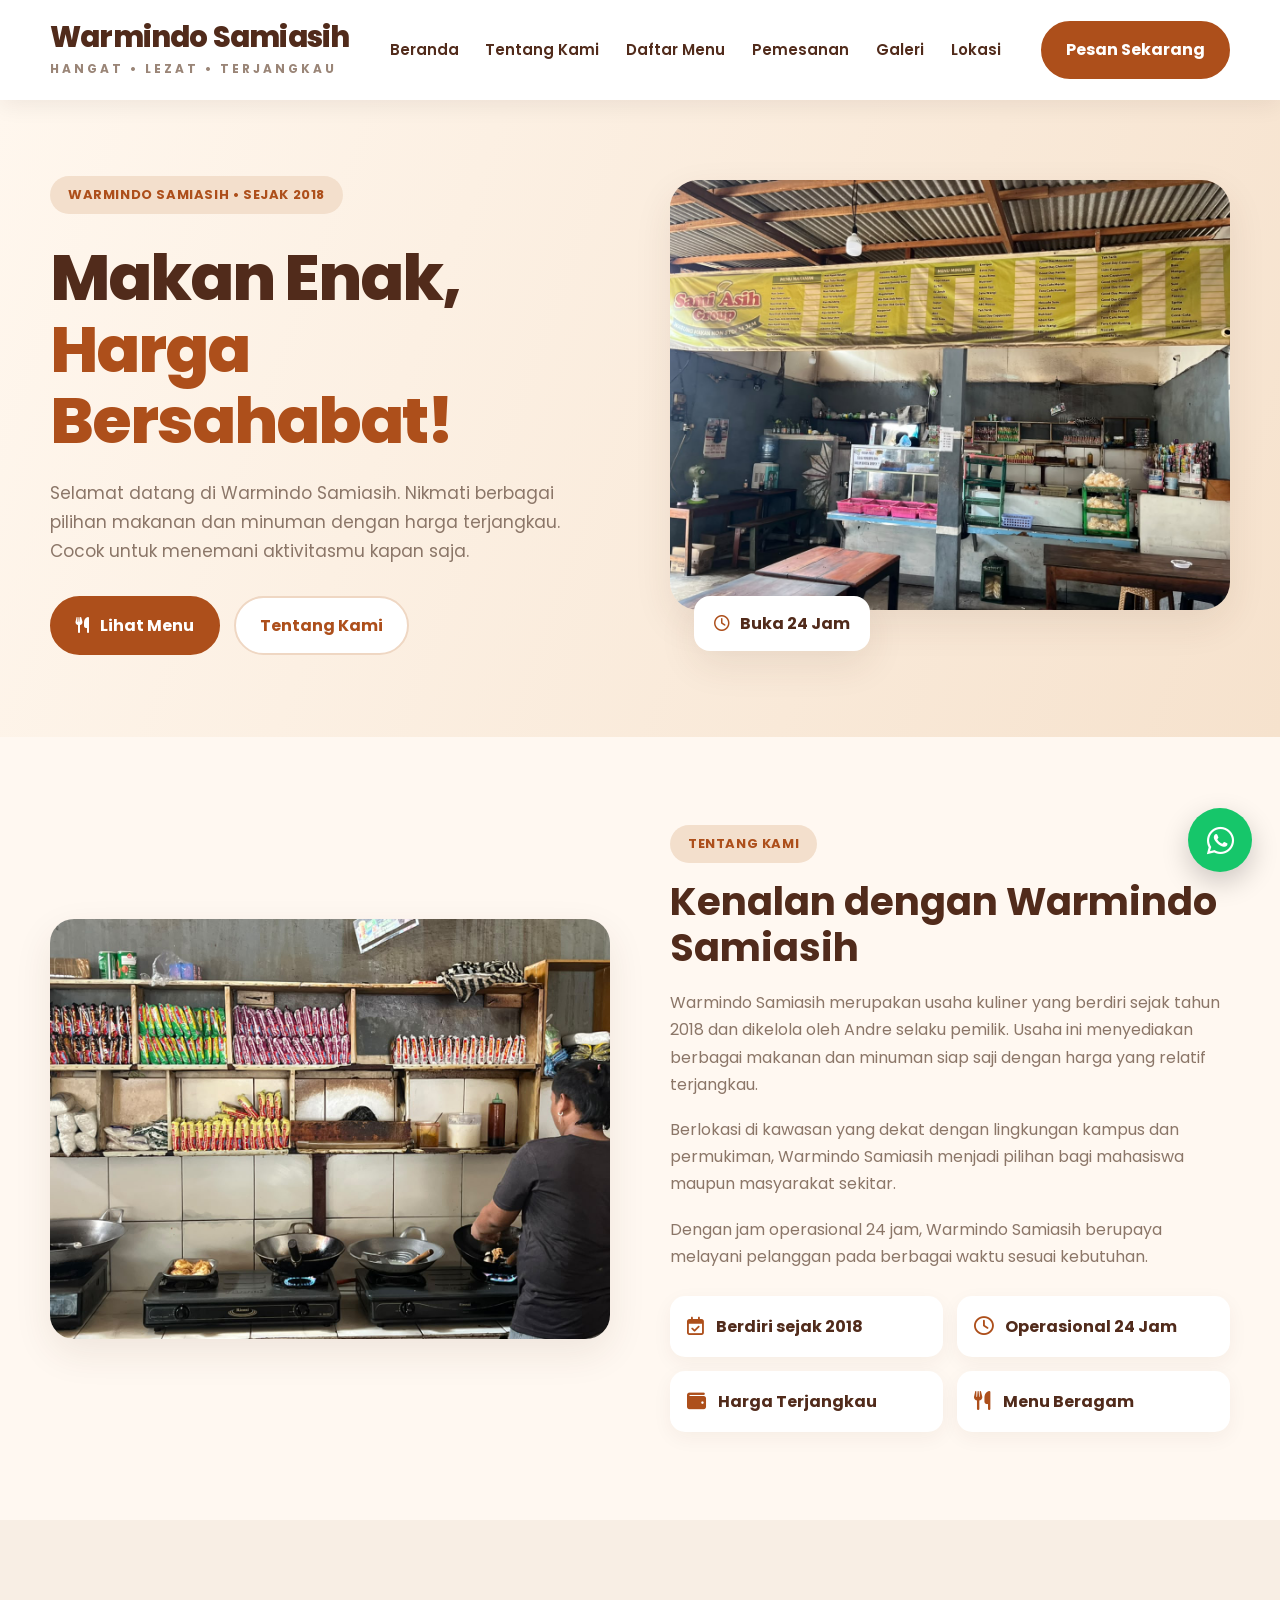
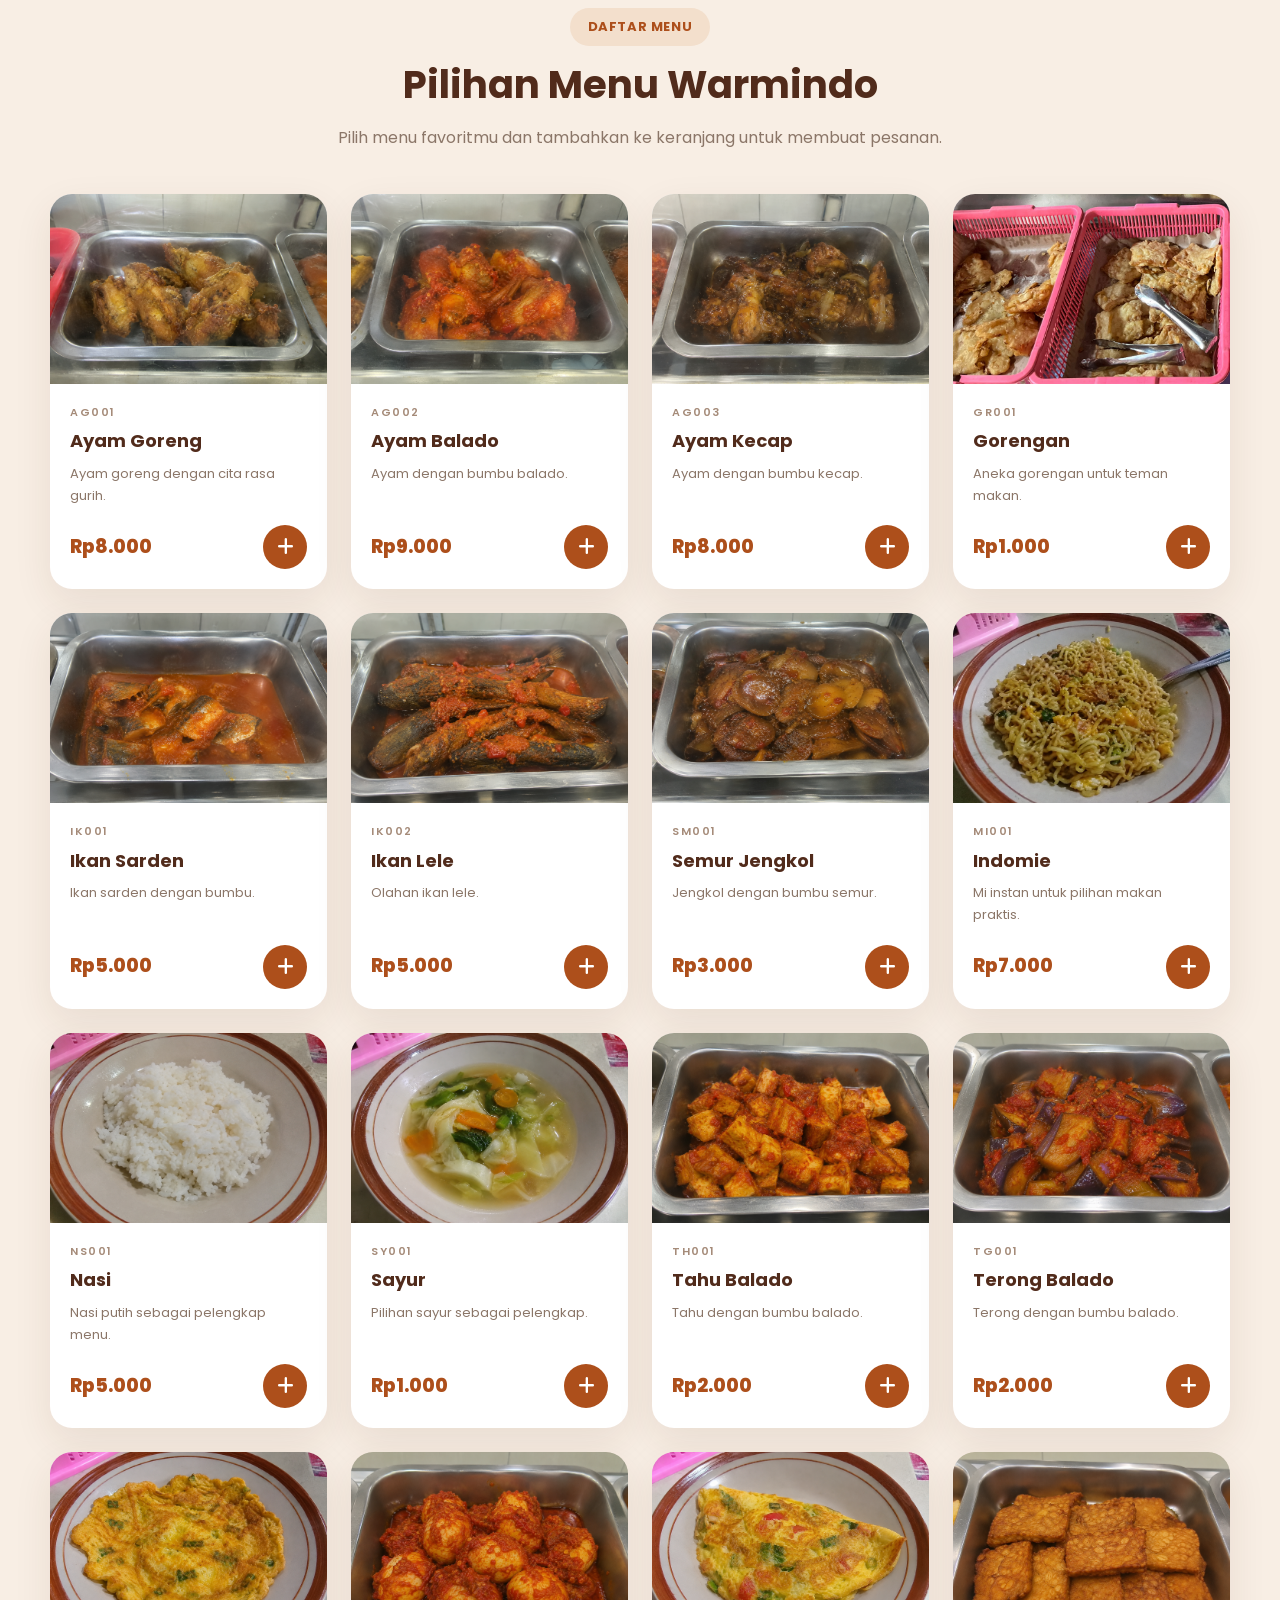
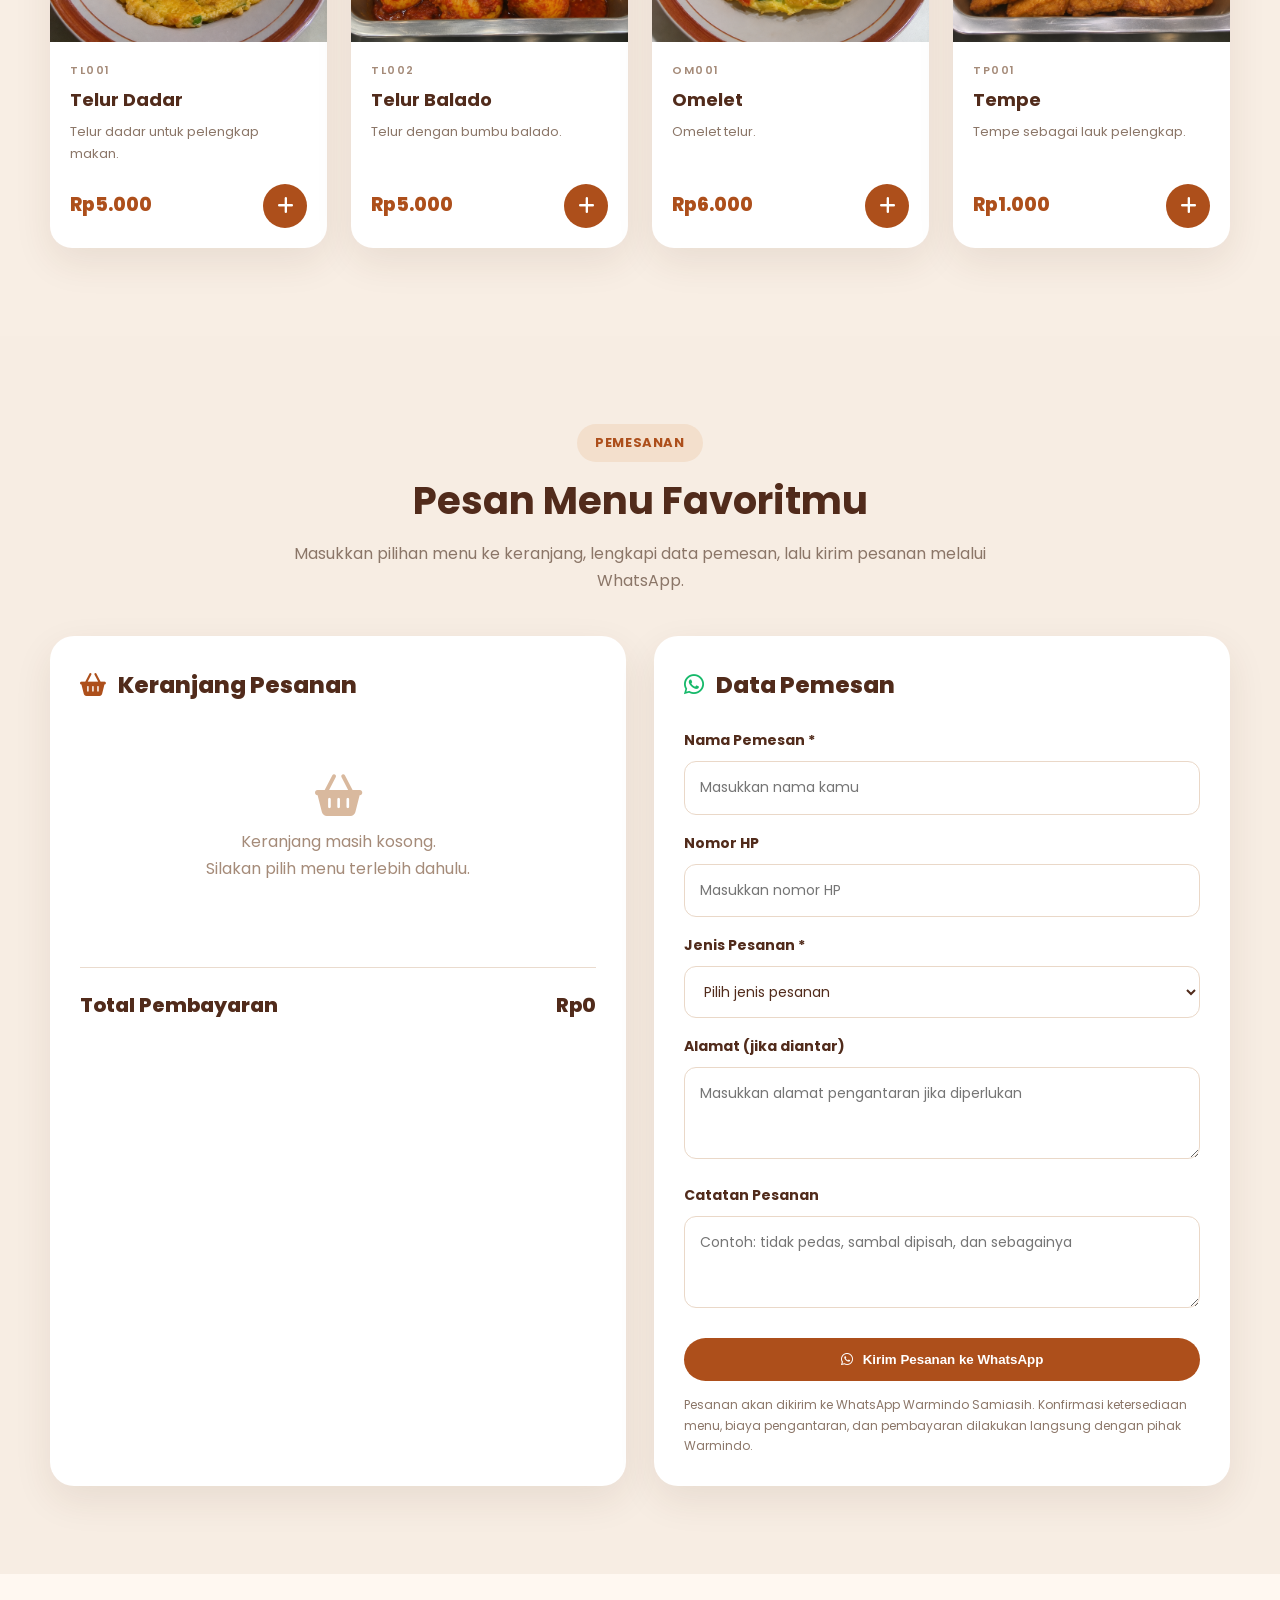
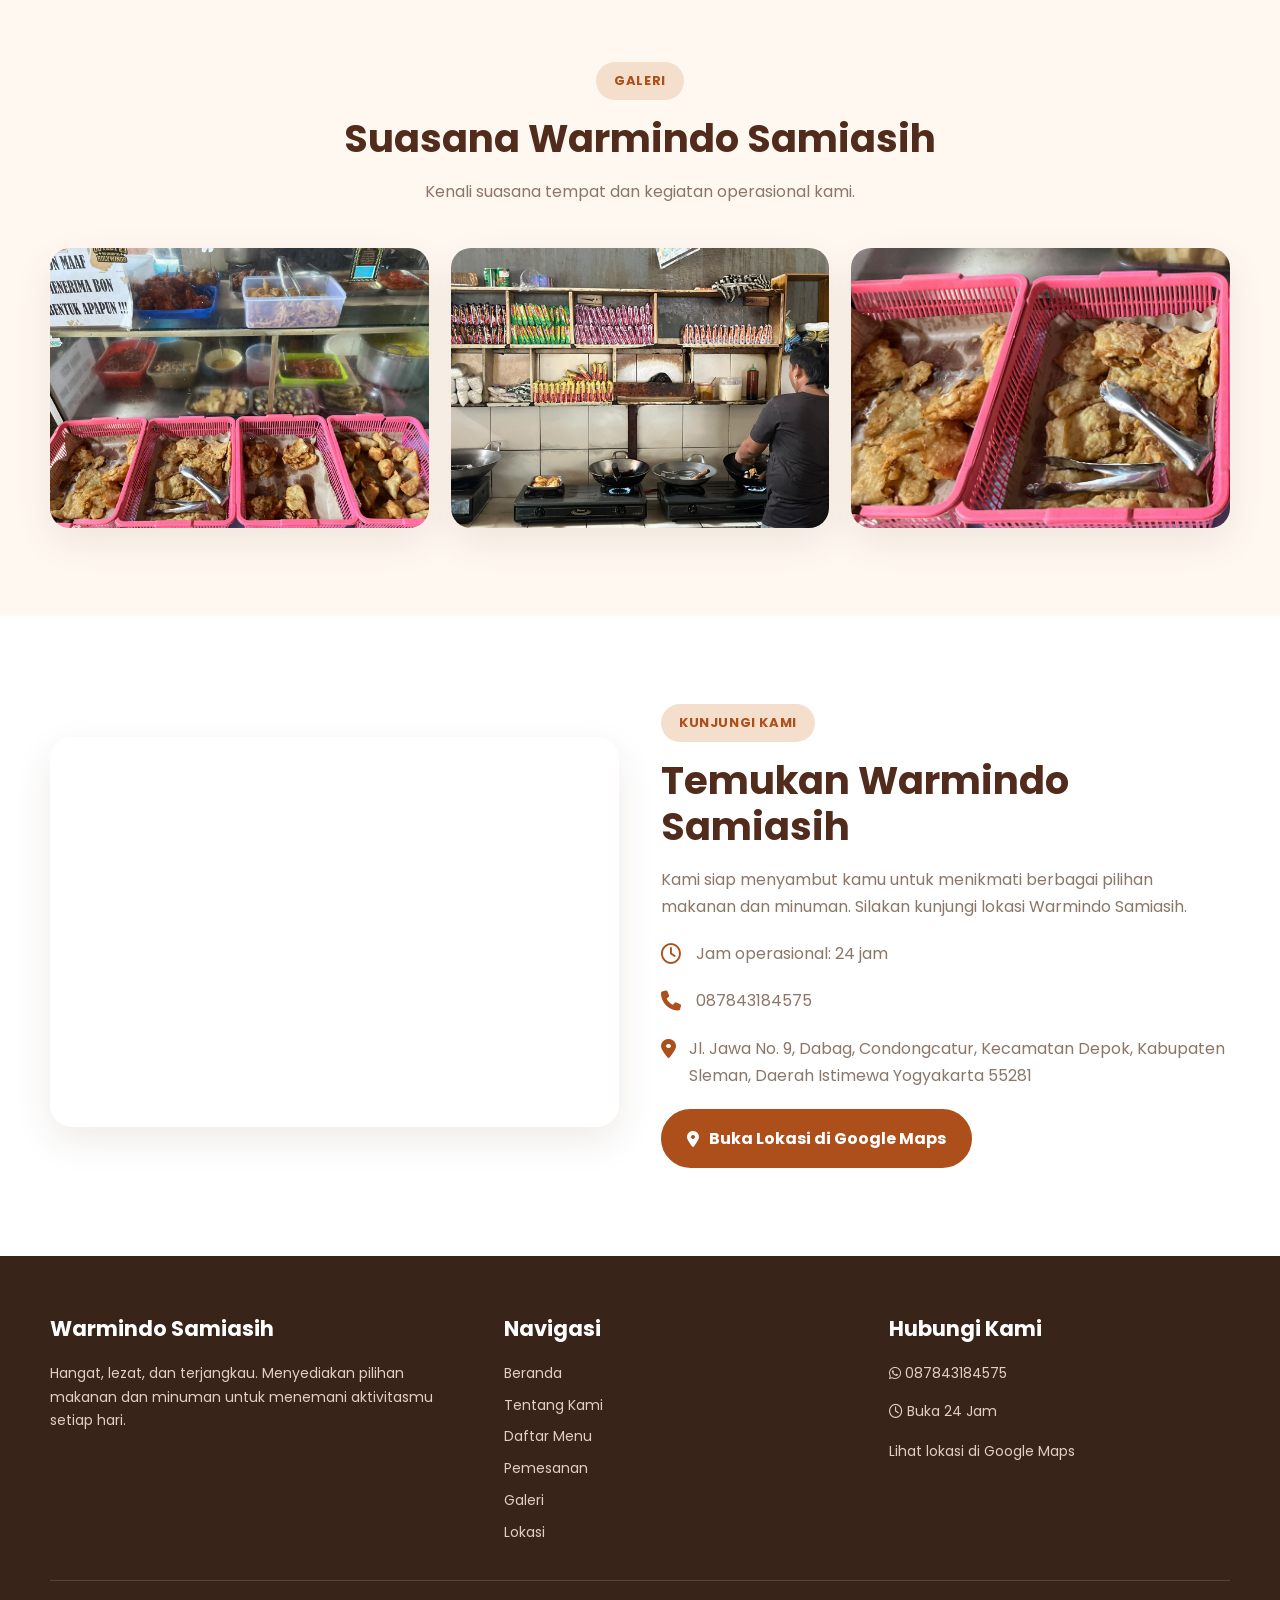
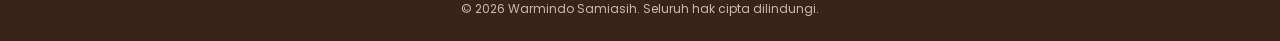
<file: index.html>
<!DOCTYPE html>
<html lang="id">
<head>
<meta charset="UTF-8">
<meta name="viewport" content="width=device-width, initial-scale=1.0">
<title>Warmindo Samiasih | Makan Enak, Harga Bersahabat</title>
<meta name="description" content="Warmindo Samiasih menyediakan aneka makanan dan minuman dengan harga terjangkau. Buka 24 jam.">

<link rel="preconnect" href="https://fonts.googleapis.com">
<link rel="preconnect" href="https://fonts.gstatic.com" crossorigin>
<link href="https://fonts.googleapis.com/css2?family=Poppins:wght@400;500;600;700;800&display=swap" rel="stylesheet">
<link rel="stylesheet" href="https://cdnjs.cloudflare.com/ajax/libs/font-awesome/6.5.2/css/all.min.css">

<style>
:root {
  --brown: #512b1b;
  --orange: #ad4f1b;
  --cream: #fff8f1;
  --soft: #f7eadc;
  --muted: #8b7668;
  --white: #fff;
  --shadow: 0 14px 38px rgba(73,42,23,.09);
}

* {
  box-sizing: border-box;
}

html {
  scroll-behavior: smooth;
  scroll-padding-top: 100px;
}

body {
  margin: 0;
  font-family: 'Poppins', sans-serif;
  color: var(--brown);
  background: var(--cream);
  line-height: 1.7;
}

a {
  text-decoration: none;
  color: inherit;
}

img {
  display: block;
  max-width: 100%;
}

.container {
  width: min(1180px, calc(100% - 48px));
  margin: auto;
}

.section {
  padding: 88px 0;
}

.section-head {
  text-align: center;
  max-width: 720px;
  margin: 0 auto 42px;
}

.eyebrow {
  display: inline-block;
  padding: 8px 18px;
  border-radius: 30px;
  background: #f3dfcc;
  color: var(--orange);
  font-size: 13px;
  font-weight: 700;
  letter-spacing: .6px;
}

h1, h2, h3, p {
  margin-top: 0;
}

h2 {
  font-size: clamp(28px, 3vw, 40px);
  line-height: 1.2;
  margin: 16px 0;
  color: var(--brown);
}

.section-head p,
.muted {
  color: var(--muted);
}

.btn {
  display: inline-flex;
  align-items: center;
  justify-content: center;
  gap: 10px;
  padding: 14px 24px;
  border-radius: 999px;
  background: var(--orange);
  color: #fff;
  font-weight: 700;
  border: 2px solid var(--orange);
  transition: .2s;
  cursor: pointer;
}

.btn:hover {
  background: var(--brown);
  border-color: var(--brown);
  transform: translateY(-2px);
}

.btn-outline {
  background: #fff;
  color: var(--orange);
  border-color: #efd7c3;
}

.btn-outline:hover {
  color: #fff;
}

/* NAVBAR */

.navbar {
  height: 100px;
  background: #fff;
  display: flex;
  align-items: center;
  position: sticky;
  top: 0;
  z-index: 1000;
  box-shadow: 0 5px 22px rgba(40,20,10,.07);
}

.nav-inner {
  display: flex;
  align-items: center;
  justify-content: space-between;
  gap: 28px;
}

.brand {
  display: flex;
  flex-direction: column;
  min-width: 260px;
}

.brand-name {
  font-size: 29px;
  font-weight: 800;
  line-height: 1.15;
  letter-spacing: -.8px;
}

.brand-tag {
  font-size: 12px;
  font-weight: 700;
  letter-spacing: 3px;
  color: #9a8577;
  margin-top: 5px;
}

.nav-links {
  display: flex;
  align-items: center;
  justify-content: center;
  gap: clamp(15px, 2.1vw, 30px);
  flex: 1;
}

.nav-links a {
  font-size: 15px;
  font-weight: 600;
  white-space: nowrap;
  transition: .2s;
}

.nav-links a:hover {
  color: var(--orange);
}

.nav-cta {
  white-space: nowrap;
  padding: 13px 23px;
}

.menu-toggle {
  display: none;
  border: 0;
  background: var(--soft);
  color: var(--brown);
  font-size: 22px;
  border-radius: 10px;
  padding: 10px 13px;
}

/* HERO */

.hero {
  padding: 76px 0 82px;
  background: linear-gradient(110deg, #fff7ee 0%, #f6e2cd 100%);
}

.hero-grid {
  display: grid;
  grid-template-columns: 1fr 1fr;
  gap: 60px;
  align-items: center;
}

.hero h1 {
  font-size: clamp(42px, 5vw, 68px);
  line-height: 1.12;
  letter-spacing: -2px;
  margin: 28px 0 22px;
  font-weight: 800;
}

.hero h1 span {
  color: var(--orange);
}

.hero-copy {
  font-size: 17px;
  color: var(--muted);
  max-width: 610px;
  margin-bottom: 30px;
}

.hero-actions {
  display: flex;
  gap: 14px;
  flex-wrap: wrap;
}

.hero-photo {
  height: 430px;
  width: 100%;
  object-fit: cover;
  border-radius: 28px;
  box-shadow: var(--shadow);
}

.hero-note {
  display: inline-flex;
  align-items: center;
  gap: 10px;
  background: #fff;
  padding: 14px 20px;
  border-radius: 16px;
  box-shadow: var(--shadow);
  font-weight: 700;
  margin-top: -28px;
  position: relative;
  margin-left: 24px;
}

/* TENTANG KAMI */

.about-grid {
  display: grid;
  grid-template-columns: 1fr 1fr;
  gap: 60px;
  align-items: center;
}

.about-photo {
  width: 100%;
  height: 420px;
  object-fit: cover;
  border-radius: 24px;
  box-shadow: var(--shadow);
}

.about-copy p {
  color: var(--muted);
  margin: 18px 0;
}

.features {
  display: grid;
  grid-template-columns: 1fr 1fr;
  gap: 14px;
  margin-top: 26px;
}

.feature {
  background: #fff;
  padding: 17px;
  border-radius: 15px;
  box-shadow: 0 6px 20px rgba(73,42,23,.05);
  font-weight: 700;
  display: flex;
  gap: 12px;
  align-items: center;
}

.feature i {
  color: var(--orange);
  font-size: 19px;
}

/* MENU */

#menu {
  background: #f8eee4;
}

.menu-grid {
  display: grid;
  grid-template-columns: repeat(4, minmax(0, 1fr));
  gap: 24px;
}

.menu-card {
  background: #fff;
  border-radius: 22px;
  overflow: hidden;
  box-shadow: var(--shadow);
  display: flex;
  flex-direction: column;
  min-width: 0;
}

.menu-card img {
  width: 100%;
  height: 190px;
  object-fit: cover;
  background: #ead9c8;
}

.menu-info {
  padding: 19px 20px 20px;
  display: flex;
  flex-direction: column;
  flex: 1;
}

.menu-code {
  font-size: 11px;
  letter-spacing: 1.5px;
  color: #a58b79;
  font-weight: 600;
  margin-bottom: 5px;
}

.menu-info h3 {
  font-size: 18px;
  margin: 0 0 6px;
}

.menu-info p {
  font-size: 13px;
  color: var(--muted);
  margin: 0 0 18px;
  min-height: 42px;
}

.menu-bottom {
  display: flex;
  align-items: center;
  justify-content: space-between;
  gap: 10px;
  margin-top: auto;
}

.price {
  font-size: 19px;
  font-weight: 800;
  color: var(--orange);
}

.add-btn {
  width: 44px;
  height: 44px;
  border: 0;
  border-radius: 50%;
  background: var(--orange);
  color: #fff;
  font-size: 19px;
  cursor: pointer;
}

.add-btn:hover {
  background: var(--brown);
}

/* PEMESANAN */

#pemesanan {
  background: #f7ede3;
}

.order-grid {
  display: grid;
  grid-template-columns: 1fr 1fr;
  gap: 28px;
  align-items: stretch;
}

.order-panel {
  background: #fff;
  border-radius: 24px;
  padding: 30px;
  box-shadow: var(--shadow);
  min-width: 0;
}

.panel-title {
  font-size: 23px;
  font-weight: 800;
  margin: 0 0 24px;
}

.panel-title i {
  color: var(--orange);
  margin-right: 8px;
}

.cart-list {
  min-height: 220px;
}

.empty-cart {
  text-align: center;
  color: #a58b79;
  padding: 45px 10px;
}

.empty-cart i {
  font-size: 42px;
  display: block;
  margin-bottom: 12px;
  color: #d9b99e;
}

.cart-row {
  display: grid;
  grid-template-columns: 1fr auto auto;
  gap: 12px;
  align-items: center;
  padding: 12px 0;
  border-bottom: 1px solid #f1e5da;
}

.cart-row small {
  display: block;
  color: var(--muted);
}

.qty-controls {
  display: flex;
  align-items: center;
  gap: 8px;
}

.qty-controls button {
  border: 0;
  background: var(--soft);
  color: var(--brown);
  border-radius: 7px;
  width: 27px;
  height: 27px;
  cursor: pointer;
  font-weight: 700;
}

.cart-total {
  display: flex;
  justify-content: space-between;
  font-size: 20px;
  font-weight: 800;
  border-top: 1px solid #eadbce;
  padding-top: 20px;
  margin-top: 18px;
}

.form-group {
  margin-bottom: 17px;
}

.form-group label {
  display: block;
  font-size: 14px;
  font-weight: 700;
  margin-bottom: 8px;
}

.form-group input,
.form-group select,
.form-group textarea {
  width: 100%;
  border: 1px solid #ead8c8;
  border-radius: 12px;
  padding: 14px 15px;
  font: inherit;
  font-size: 14px;
  color: var(--brown);
  background: #fff;
}

.form-group textarea {
  min-height: 92px;
  resize: vertical;
}

.send-btn {
  width: 100%;
  border: 0;
  margin-top: 5px;
}

.form-note {
  font-size: 12px;
  color: var(--muted);
  margin: 14px 0 0;
}

/* GALERI */

.gallery-grid {
  display: grid;
  grid-template-columns: repeat(3, minmax(0, 1fr));
  gap: 22px;
}

.gallery-grid img {
  width: 100%;
  height: 280px;
  object-fit: cover;
  border-radius: 20px;
  box-shadow: var(--shadow);
}

/* LOKASI */

#lokasi {
  background: #fff;
}

.location-grid {
  display: grid;
  grid-template-columns: 1fr 1fr;
  gap: 42px;
  align-items: center;
}

.map-frame {
  width: 100%;
  height: 390px;
  border: 0;
  border-radius: 22px;
  box-shadow: var(--shadow);
}

.location-copy p {
  color: var(--muted);
}

.contact-line {
  display: flex;
  gap: 13px;
  align-items: flex-start;
  margin: 20px 0;
  color: var(--muted);
}

.contact-line i {
  color: var(--orange);
  font-size: 20px;
  margin-top: 4px;
  width: 22px;
}

/* FOOTER */

footer {
  background: #392419;
  color: #fff;
  padding: 55px 0 22px;
}

.footer-grid {
  display: grid;
  grid-template-columns: 1.2fr 1fr 1fr;
  gap: 45px;
}

footer h3 {
  font-size: 21px;
  margin-bottom: 15px;
}

footer p,
footer a {
  color: #e0cfc2;
  font-size: 14px;
}

.footer-links {
  display: grid;
  gap: 8px;
}

.copyright {
  text-align: center;
  border-top: 1px solid rgba(255,255,255,.15);
  margin-top: 35px;
  padding-top: 18px;
  color: #cdb9aa;
  font-size: 12px;
}

.wa-float {
  position: fixed;
  right: 28px;
  bottom: 28px;
  width: 64px;
  height: 64px;
  border-radius: 50%;
  display: grid;
  place-items: center;
  background: #16c66a;
  color: #fff;
  font-size: 31px;
  box-shadow: 0 10px 28px rgba(0,0,0,.2);
  z-index: 999;
}

.wa-float:hover {
  transform: translateY(-3px);
}

/* RESPONSIVE */

@media(max-width:1050px) {
  .brand {
    min-width: 220px;
  }

  .brand-name {
    font-size: 25px;
  }

  .nav-links {
    gap: 14px;
  }

  .nav-links a {
    font-size: 13px;
  }

  .menu-grid {
    grid-template-columns: repeat(3, minmax(0, 1fr));
  }
}

@media(max-width:800px) {
  .navbar {
    height: 82px;
  }

  .nav-inner {
    gap: 12px;
  }

  .brand {
    min-width: 0;
  }

  .brand-name {
    font-size: 22px;
  }

  .brand-tag {
    font-size: 9px;
    letter-spacing: 2px;
  }

  .menu-toggle {
    display: block;
  }

  .nav-cta {
    display: none;
  }

  .nav-links {
    display: none;
    position: absolute;
    top: 82px;
    left: 0;
    right: 0;
    background: #fff;
    padding: 18px 24px 24px;
    box-shadow: 0 12px 20px rgba(0,0,0,.08);
    flex-direction: column;
    align-items: stretch;
    gap: 0;
  }

  .nav-links.open {
    display: flex;
  }

  .nav-links a {
    padding: 11px 0;
    border-bottom: 1px solid #f3e8de;
    font-size: 15px;
  }

  .hero-grid,
  .about-grid,
  .order-grid,
  .location-grid {
    grid-template-columns: 1fr;
    gap: 32px;
  }

  .hero {
    padding: 55px 0;
  }

  .hero-photo {
    height: 340px;
  }

  .hero h1 {
    font-size: 48px;
  }

  .about-photo {
    height: 340px;
  }

  .section {
    padding: 68px 0;
  }

  .footer-grid {
    grid-template-columns: 1fr 1fr;
  }
}

@media(max-width:560px) {
  .container {
    width: min(100% - 30px, 1180px);
  }

  .menu-grid {
    grid-template-columns: repeat(2, minmax(0, 1fr));
    gap: 13px;
  }

  .menu-card img {
    height: 135px;
  }

  .menu-info {
    padding: 13px;
  }

  .menu-info h3 {
    font-size: 15px;
  }

  .menu-info p {
    font-size: 11px;
    min-height: 54px;
  }

  .price {
    font-size: 16px;
  }

  .add-btn {
    width: 37px;
    height: 37px;
  }

  .gallery-grid {
    grid-template-columns: 1fr;
    gap: 16px;
  }

  .gallery-grid img {
    height: 240px;
  }

  .features {
    grid-template-columns: 1fr;
  }

  .hero h1 {
    font-size: 41px;
  }

  .hero-copy {
    font-size: 15px;
  }

  .order-panel {
    padding: 21px;
  }

  .panel-title {
    font-size: 20px;
  }

  .footer-grid {
    grid-template-columns: 1fr;
    gap: 25px;
  }

  .wa-float {
    width: 56px;
    height: 56px;
    right: 17px;
    bottom: 17px;
    font-size: 27px;
  }
}
</style>
</head>

<body>

<!-- NAVBAR -->

<header class="navbar">
  <div class="container nav-inner">

    <a class="brand" href="#beranda">
      <span class="brand-name">Warmindo Samiasih</span>
      <span class="brand-tag">HANGAT • LEZAT • TERJANGKAU</span>
    </a>

    <button class="menu-toggle" id="menuToggle" aria-label="Buka navigasi">
      <i class="fa-solid fa-bars"></i>
    </button>

    <nav class="nav-links" id="navLinks">
      <a href="#beranda">Beranda</a>
      <a href="#tentang">Tentang Kami</a>
      <a href="#menu">Daftar Menu</a>
      <a href="#pemesanan">Pemesanan</a>
      <a href="#galeri">Galeri</a>
      <a href="#lokasi">Lokasi</a>
    </nav>

    <a class="btn nav-cta" href="#pemesanan">Pesan Sekarang</a>

  </div>
</header>

<main>

<!-- BERANDA -->

<section class="hero" id="beranda">
  <div class="container hero-grid">

    <div>
      <span class="eyebrow">WARMINDO SAMIASIH • SEJAK 2018</span>

      <h1>
        Makan Enak,<br>
        <span>Harga Bersahabat!</span>
      </h1>

      <p class="hero-copy">
        Selamat datang di Warmindo Samiasih. Nikmati berbagai pilihan makanan dan minuman dengan harga terjangkau. Cocok untuk menemani aktivitasmu kapan saja.
      </p>

      <div class="hero-actions">
        <a class="btn" href="#menu">
          <i class="fa-solid fa-utensils"></i>
          Lihat Menu
        </a>

        <a class="btn btn-outline" href="#tentang">
          Tentang Kami
        </a>
      </div>
    </div>

    <div>
      <img
        class="hero-photo"
        src="images/warmindo-depan.jpg.jpeg"
        alt="Suasana bagian depan Warmindo Samiasih"
      >

      <div class="hero-note">
        <i class="fa-regular fa-clock" style="color:var(--orange)"></i>
        Buka 24 Jam
      </div>
    </div>

  </div>
</section>

<!-- TENTANG KAMI -->

<section class="section" id="tentang">
  <div class="container about-grid">

    <div>
      <img
        class="about-photo"
        src="images/warmindo-dapur.jpg.jpeg"
        alt="Dapur dan kegiatan memasak Warmindo Samiasih"
      >
    </div>

    <div class="about-copy">

      <span class="eyebrow">TENTANG KAMI</span>

      <h2>Kenalan dengan Warmindo Samiasih</h2>

      <p>
        Warmindo Samiasih merupakan usaha kuliner yang berdiri sejak tahun 2018 dan dikelola oleh Andre selaku pemilik. Usaha ini menyediakan berbagai makanan dan minuman siap saji dengan harga yang relatif terjangkau.
      </p>

      <p>
        Berlokasi di kawasan yang dekat dengan lingkungan kampus dan permukiman, Warmindo Samiasih menjadi pilihan bagi mahasiswa maupun masyarakat sekitar.
      </p>

      <p>
        Dengan jam operasional 24 jam, Warmindo Samiasih berupaya melayani pelanggan pada berbagai waktu sesuai kebutuhan.
      </p>

      <div class="features">

        <div class="feature">
          <i class="fa-regular fa-calendar-check"></i>
          Berdiri sejak 2018
        </div>

        <div class="feature">
          <i class="fa-regular fa-clock"></i>
          Operasional 24 Jam
        </div>

        <div class="feature">
          <i class="fa-solid fa-wallet"></i>
          Harga Terjangkau
        </div>

        <div class="feature">
          <i class="fa-solid fa-utensils"></i>
          Menu Beragam
        </div>

      </div>
    </div>

  </div>
</section>

<!-- DAFTAR MENU -->

<section class="section" id="menu">
  <div class="container">

    <div class="section-head">
      <span class="eyebrow">DAFTAR MENU</span>
      <h2>Pilihan Menu Warmindo</h2>
      <p>
        Pilih menu favoritmu dan tambahkan ke keranjang untuk membuat pesanan.
      </p>
    </div>

    <div class="menu-grid" id="menuGrid"></div>

  </div>
</section>

<!-- PEMESANAN -->

<section class="section" id="pemesanan">
  <div class="container">

    <div class="section-head">
      <span class="eyebrow">PEMESANAN</span>
      <h2>Pesan Menu Favoritmu</h2>
      <p>
        Masukkan pilihan menu ke keranjang, lengkapi data pemesan, lalu kirim pesanan melalui WhatsApp.
      </p>
    </div>

    <div class="order-grid">

      <div class="order-panel">

        <h3 class="panel-title">
          <i class="fa-solid fa-basket-shopping"></i>
          Keranjang Pesanan
        </h3>

        <div class="cart-list" id="cartList">

          <div class="empty-cart">
            <i class="fa-solid fa-basket-shopping"></i>
            Keranjang masih kosong.
            <br>
            Silakan pilih menu terlebih dahulu.
          </div>

        </div>

        <div class="cart-total">
          <span>Total Pembayaran</span>
          <span id="cartTotal">Rp0</span>
        </div>

      </div>

      <div class="order-panel">

        <h3 class="panel-title">
          <i class="fa-brands fa-whatsapp" style="color:#16b96a"></i>
          Data Pemesan
        </h3>

        <form id="orderForm">

          <div class="form-group">
            <label for="customerName">Nama Pemesan *</label>
            <input
              id="customerName"
              type="text"
              placeholder="Masukkan nama kamu"
              required
            >
          </div>

          <div class="form-group">
            <label for="customerPhone">Nomor HP</label>
            <input
              id="customerPhone"
              type="tel"
              placeholder="Masukkan nomor HP"
            >
          </div>

          <div class="form-group">
            <label for="orderType">Jenis Pesanan *</label>
            <select id="orderType" required>
              <option value="">Pilih jenis pesanan</option>
              <option>Makan di tempat</option>
              <option>Ambil sendiri</option>
              <option>Diantar</option>
            </select>
          </div>

          <div class="form-group">
            <label for="customerAddress">Alamat (jika diantar)</label>
            <textarea
              id="customerAddress"
              placeholder="Masukkan alamat pengantaran jika diperlukan"
            ></textarea>
          </div>

          <div class="form-group">
            <label for="orderNote">Catatan Pesanan</label>
            <textarea
              id="orderNote"
              placeholder="Contoh: tidak pedas, sambal dipisah, dan sebagainya"
            ></textarea>
          </div>

          <button class="btn send-btn" type="submit">
            <i class="fa-brands fa-whatsapp"></i>
            Kirim Pesanan ke WhatsApp
          </button>

          <p class="form-note">
            Pesanan akan dikirim ke WhatsApp Warmindo Samiasih. Konfirmasi ketersediaan menu, biaya pengantaran, dan pembayaran dilakukan langsung dengan pihak Warmindo.
          </p>

        </form>
      </div>

    </div>
  </div>
</section>

<!-- GALERI -->

<section class="section" id="galeri">
  <div class="container">

    <div class="section-head">
      <span class="eyebrow">GALERI</span>
      <h2>Suasana Warmindo Samiasih</h2>
      <p>
        Kenali suasana tempat dan kegiatan operasional kami.
      </p>
    </div>

    <div class="gallery-grid">

      <img
        src="images/warmindo-menu.jpg.jpeg"
        alt="Etalase menu Warmindo Samiasih"
      >

      <img
        src="images/warmindo-dapur.jpg.jpeg"
        alt="Kegiatan memasak di dapur Warmindo Samiasih"
      >

      <img
        src="images/warmindo-gorengan.jpg.jpeg"
        alt="Aneka gorengan Warmindo Samiasih"
      >

    </div>
  </div>
</section>

<!-- LOKASI -->

<section class="section" id="lokasi">
  <div class="container location-grid">

    <div>
      <iframe
        class="map-frame"
        title="Peta lokasi Warmindo Samiasih"
        src="https://www.google.com/maps?q=Warmindo%20Samiasih%2C%20Jl.%20Jawa%20No.%209%2C%20Dabag%2C%20Condongcatur%2C%20Sleman&output=embed"
        loading="lazy"
        referrerpolicy="no-referrer-when-downgrade"
      ></iframe>
    </div>

    <div class="location-copy">

      <span class="eyebrow">KUNJUNGI KAMI</span>

      <h2>Temukan Warmindo Samiasih</h2>

      <p>
        Kami siap menyambut kamu untuk menikmati berbagai pilihan makanan dan minuman. Silakan kunjungi lokasi Warmindo Samiasih.
      </p>

      <div class="contact-line">
        <i class="fa-regular fa-clock"></i>
        <span>Jam operasional: 24 jam</span>
      </div>

      <div class="contact-line">
        <i class="fa-solid fa-phone"></i>
        <span>087843184575</span>
      </div>

      <div class="contact-line">
        <i class="fa-solid fa-location-dot"></i>
        <span>
          Jl. Jawa No. 9, Dabag, Condongcatur, Kecamatan Depok, Kabupaten Sleman, Daerah Istimewa Yogyakarta 55281
        </span>
      </div>

      <a
        class="btn"
        href="https://maps.app.goo.gl/NRApjs267F27Ebg68"
        target="_blank"
        rel="noopener"
      >
        <i class="fa-solid fa-location-dot"></i>
        Buka Lokasi di Google Maps
      </a>

    </div>

  </div>
</section>

</main>

<!-- FOOTER -->

<footer>
  <div class="container">

    <div class="footer-grid">

      <div>
        <h3>Warmindo Samiasih</h3>
        <p>
          Hangat, lezat, dan terjangkau. Menyediakan pilihan makanan dan minuman untuk menemani aktivitasmu setiap hari.
        </p>
      </div>

      <div>
        <h3>Navigasi</h3>

        <div class="footer-links">
          <a href="#beranda">Beranda</a>
          <a href="#tentang">Tentang Kami</a>
          <a href="#menu">Daftar Menu</a>
          <a href="#pemesanan">Pemesanan</a>
          <a href="#galeri">Galeri</a>
          <a href="#lokasi">Lokasi</a>
        </div>
      </div>

      <div>
        <h3>Hubungi Kami</h3>
        <p>
          <i class="fa-brands fa-whatsapp"></i>
          087843184575
        </p>
        <p>
          <i class="fa-regular fa-clock"></i>
          Buka 24 Jam
        </p>
        <a
          href="https://maps.app.goo.gl/NRApjs267F27Ebg68"
          target="_blank"
          rel="noopener"
        >
          Lihat lokasi di Google Maps
        </a>
      </div>

    </div>

    <div class="copyright">
      © 2026 Warmindo Samiasih. Seluruh hak cipta dilindungi.
    </div>

  </div>
</footer>

<!-- TOMBOL WHATSAPP -->

<a
  class="wa-float"
  href="https://wa.me/6287843184575"
  target="_blank"
  rel="noopener"
  aria-label="Hubungi Warmindo Samiasih melalui WhatsApp"
>
  <i class="fa-brands fa-whatsapp"></i>
</a>

<script>

// DATA MENU
// Nama file gambar disesuaikan dengan folder images milik kamu.

const menuItems = [

  {
    code: 'AG001',
    name: 'Ayam Goreng',
    price: 8000,
    image: 'ayam-goreng.jpg.png',
    desc: 'Ayam goreng dengan cita rasa gurih.'
  },

  {
    code: 'AG002',
    name: 'Ayam Balado',
    price: 9000,
    image: 'ayam-balado.jpg.png',
    desc: 'Ayam dengan bumbu balado.'
  },

  {
    code: 'AG003',
    name: 'Ayam Kecap',
    price: 8000,
    image: 'ayam-kecap.jpg.png',
    desc: 'Ayam dengan bumbu kecap.'
  },

  {
    code: 'GR001',
    name: 'Gorengan',
    price: 1000,
    image: 'warmindo-gorengan.jpg.jpeg',
    desc: 'Aneka gorengan untuk teman makan.'
  },

  {
    code: 'IK001',
    name: 'Ikan Sarden',
    price: 5000,
    image: 'ikan-sarden.jpg.png',
    desc: 'Ikan sarden dengan bumbu.'
  },

  {
    code: 'IK002',
    name: 'Ikan Lele',
    price: 5000,
    image: 'ikan-lele.jpg.png',
    desc: 'Olahan ikan lele.'
  },

  {
    code: 'SM001',
    name: 'Semur Jengkol',
    price: 3000,
    image: 'semur-jengkol.jpg.png',
    desc: 'Jengkol dengan bumbu semur.'
  },

  {
    code: 'MI001',
    name: 'Indomie',
    price: 7000,
    image: 'indomie.jpg.png',
    desc: 'Mi instan untuk pilihan makan praktis.'
  },

  {
    code: 'NS001',
    name: 'Nasi',
    price: 5000,
    image: 'nasi.jpg.png',
    desc: 'Nasi putih sebagai pelengkap menu.'
  },

  {
    code: 'SY001',
    name: 'Sayur',
    price: 1000,
    image: 'sayur.jpg.png',
    desc: 'Pilihan sayur sebagai pelengkap.'
  },

  {
    code: 'TH001',
    name: 'Tahu Balado',
    price: 2000,
    image: 'tahu-balado.jpg.png',
    desc: 'Tahu dengan bumbu balado.'
  },

  {
    code: 'TG001',
    name: 'Terong Balado',
    price: 2000,
    image: 'terong-balado.jpg.png',
    desc: 'Terong dengan bumbu balado.'
  },

  {
    code: 'TL001',
    name: 'Telur Dadar',
    price: 5000,
    image: 'telur-dadar.jpg.png',
    desc: 'Telur dadar untuk pelengkap makan.'
  },

  {
    code: 'TL002',
    name: 'Telur Balado',
    price: 5000,
    image: 'telur-balado.jpg.png',
    desc: 'Telur dengan bumbu balado.'
  },

  {
    code: 'OM001',
    name: 'Omelet',
    price: 6000,
    image: 'omelet.jpg.png',
    desc: 'Omelet telur.'
  },

  {
    code: 'TP001',
    name: 'Tempe',
    price: 1000,
    image: 'tempe.jpg.png',
    desc: 'Tempe sebagai lauk pelengkap.'
  }

];

const cart = {};

const rupiah = value =>
  'Rp' + value.toLocaleString('id-ID');


// MENAMPILKAN MENU

function renderMenu() {

  const grid = document.getElementById('menuGrid');

  grid.innerHTML = menuItems.map((item, index) => `

    <article class="menu-card">

      <img
        src="images/${item.image}"
        alt="${item.name}"
        loading="lazy"
        onerror="this.onerror=null;this.src='images/warmindo-menu.jpg.jpeg';"
      >

      <div class="menu-info">

        <span class="menu-code">
          ${item.code}
        </span>

        <h3>${item.name}</h3>

        <p>${item.desc}</p>

        <div class="menu-bottom">

          <span class="price">
            ${rupiah(item.price)}
          </span>

          <button
            class="add-btn"
            type="button"
            aria-label="Tambah ${item.name}"
            onclick="addToCart(${index})"
          >
            <i class="fa-solid fa-plus"></i>
          </button>

        </div>

      </div>

    </article>

  `).join('');

}


// MENAMBAHKAN MENU KE KERANJANG

function addToCart(index) {

  const item = menuItems[index];

  cart[index] = (cart[index] || 0) + 1;

  renderCart();

}


// MENGUBAH JUMLAH MENU

function changeQty(index, delta) {

  cart[index] = (cart[index] || 0) + delta;

  if (cart[index] <= 0) {
    delete cart[index];
  }

  renderCart();

}


// MENAMPILKAN KERANJANG

function renderCart() {

  const list = document.getElementById('cartList');

  const entries = Object.entries(cart);

  if (!entries.length) {

    list.innerHTML = `
      <div class="empty-cart">
        <i class="fa-solid fa-basket-shopping"></i>
        Keranjang masih kosong.
        <br>
        Silakan pilih menu terlebih dahulu.
      </div>
    `;

    document.getElementById('cartTotal').textContent = 'Rp0';

    return;
  }

  let total = 0;

  list.innerHTML = entries.map(([key, qty]) => {

    const item = menuItems[Number(key)];

    const subtotal = item.price * qty;

    total += subtotal;

    return `

      <div class="cart-row">

        <div>
          <strong>${item.name}</strong>
          <small>${rupiah(item.price)} / item</small>
        </div>

        <div class="qty-controls">

          <button
            type="button"
            onclick="changeQty(${key}, -1)"
          >−</button>

          <strong>${qty}</strong>

          <button
            type="button"
            onclick="changeQty(${key}, 1)"
          >+</button>

        </div>

        <strong>${rupiah(subtotal)}</strong>

      </div>

    `;

  }).join('');

  document.getElementById('cartTotal').textContent =
    rupiah(total);

}


// MENGIRIM PESANAN KE WHATSAPP

document.getElementById('orderForm').addEventListener(
  'submit',
  function(event) {

    event.preventDefault();

    const entries = Object.entries(cart);

    if (!entries.length) {

      alert('Keranjang masih kosong. Silakan pilih menu terlebih dahulu.');

      return;
    }

    const name =
      document.getElementById('customerName').value.trim();

    const phone =
      document.getElementById('customerPhone').value.trim();

    const type =
      document.getElementById('orderType').value;

    const address =
      document.getElementById('customerAddress').value.trim();

    const note =
      document.getElementById('orderNote').value.trim();

    if (!name || !type) {

      alert('Mohon lengkapi nama dan jenis pesanan.');

      return;
    }

    let total = 0;

    const details = entries.map(([key, qty]) => {

      const item = menuItems[Number(key)];

      const subtotal = item.price * qty;

      total += subtotal;

      return `- ${item.name} x${qty} = ${rupiah(subtotal)}`;

    }).join('\n');

    const message = `
Halo Warmindo Samiasih, saya ingin memesan:

${details}

Total: ${rupiah(total)}

Nama: ${name}
Nomor HP: ${phone || '-'}
Jenis pesanan: ${type}
Alamat: ${address || '-'}
Catatan: ${note || '-'}

Mohon konfirmasi pesanan saya. Terima kasih.
`;

    window.open(
      'https://wa.me/6287843184575?text=' +
      encodeURIComponent(message),
      '_blank'
    );

  }
);


// NAVBAR MOBILE

document.getElementById('menuToggle').addEventListener(
  'click',
  () => {
    document.getElementById('navLinks').classList.toggle('open');
  }
);

document.querySelectorAll('#navLinks a').forEach(link => {

  link.addEventListener('click', () => {

    document.getElementById('navLinks').classList.remove('open');

  });

});


// MENJALANKAN MENU

renderMenu();

</script>

</body>
</html>
</file>
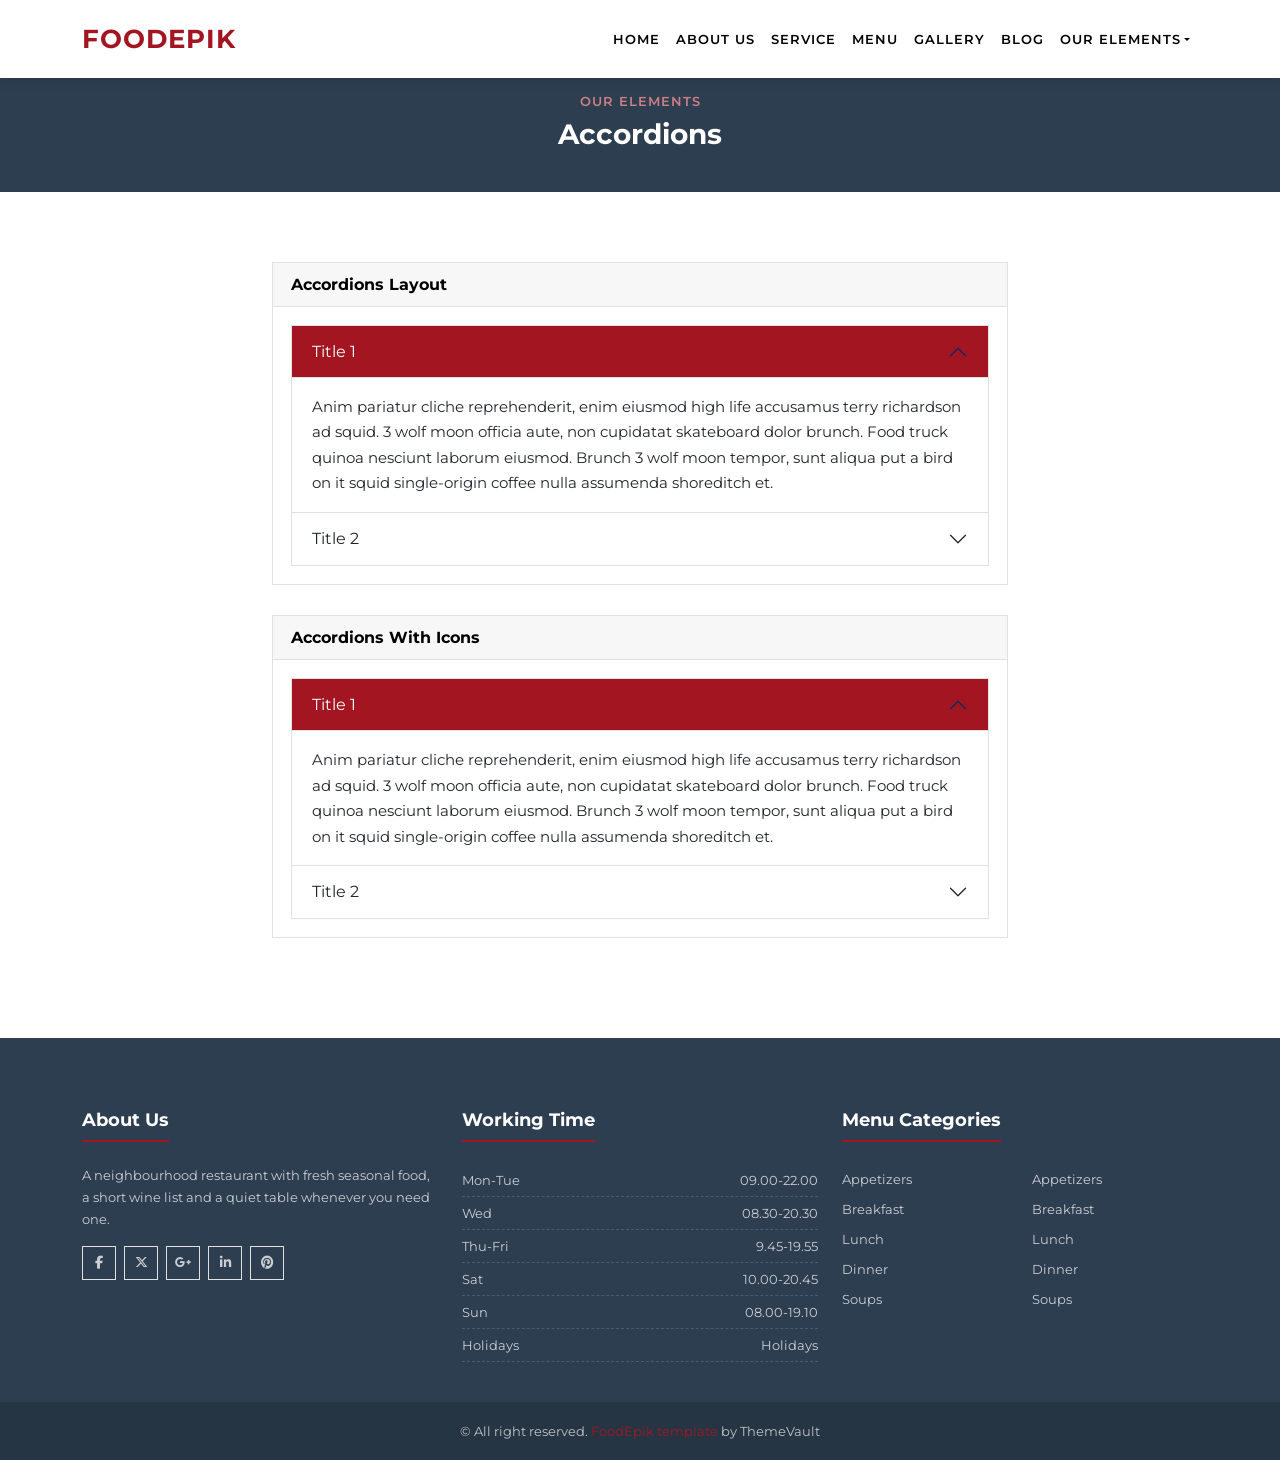
<file: accordions.html>
<!--
Template Name: FoodEpik (v2.0)
File Name: accordions.html
Author Name: ThemeVault
Author URI: https://www.themevault.net/
License URI: https://www.themevault.net/license/
-->
<!DOCTYPE html>
<html lang="en">
<head>
    <meta charset="utf-8">
    <meta name="viewport" content="width=device-width, initial-scale=1">
    <title>FoodEpik — Accordions UI Element</title>
    <meta name="description" content="Accordions UI element reference for the FoodEpik restaurant template — collapsible panel layouts built with Bootstrap 5 accordion components.">
    <link rel="icon" href="images/favicon.png">
    <link rel="stylesheet" href="css/bootstrap.min.css">
    <link rel="stylesheet" href="css/fontawesome.min.css">
    <link rel="stylesheet" href="css/style.css">
</head>
<body>

<!-- Color theme switcher -->
<div class="fe-switcher" id="fe-switcher">
    <button type="button" class="fe-switcher-toggle" aria-expanded="false" aria-controls="fe-switcher-panel" aria-label="Choose color theme">
        <i class="fa-solid fa-palette" aria-hidden="true"></i>
    </button>
    <div class="fe-switcher-panel" id="fe-switcher-panel">
        <button type="button" class="fe-swatch-tamarillo" data-fe-theme="tamarillo" aria-label="Tamarillo red theme"></button>
        <button type="button" class="fe-swatch-pomegranate" data-fe-theme="pomegranate" aria-label="Pomegranate orange-red theme"></button>
        <button type="button" class="fe-swatch-hot-cinnamon" data-fe-theme="hot-cinnamon" aria-label="Hot cinnamon orange theme"></button>
        <button type="button" class="fe-swatch-egg-blue" data-fe-theme="egg-blue" aria-label="Egg blue teal theme"></button>
        <button type="button" class="fe-swatch-west-side" data-fe-theme="west-side" aria-label="West side amber theme"></button>
        <button type="button" class="fe-swatch-dark-green" data-fe-theme="dark-green" aria-label="Dark green theme"></button>
    </div>
</div>

<!-- Header -->
<header data-section="header">
    <nav id="mainNav" class="navbar navbar-expand-lg fixed-top fe-navbar" aria-label="Main navigation">
        <div class="container">
            <a href="index.html" class="navbar-brand">FOOdEPIK</a>
            <button class="navbar-toggler" type="button" data-bs-toggle="collapse" data-bs-target="#feNavbar" aria-controls="feNavbar" aria-expanded="false" aria-label="Toggle navigation">
                <span class="navbar-toggler-icon"></span>
            </button>
            <div class="collapse navbar-collapse justify-content-end" id="feNavbar">
                <ul class="navbar-nav text-center">
                    <li class="nav-item"><a class="nav-link" href="index.html">Home</a></li>
                    <li class="nav-item"><a class="nav-link" href="index.html#about">About Us</a></li>
                    <li class="nav-item"><a class="nav-link" href="index.html#services">Service</a></li>
                    <li class="nav-item"><a class="nav-link" href="index.html#menu">Menu</a></li>
                    <li class="nav-item"><a class="nav-link" href="index.html#gallery">Gallery</a></li>
                    <li class="nav-item"><a class="nav-link" href="index.html#blog">Blog</a></li>
                    <li class="nav-item dropdown">
                        <a class="nav-link dropdown-toggle" href="#" role="button" data-bs-toggle="dropdown" aria-expanded="false">Our Elements</a>
                        <ul class="dropdown-menu dropdown-menu-end">
                            <li><a class="dropdown-item active" aria-current="page" href="accordions.html"><i class="fa-solid fa-circle-plus" aria-hidden="true"></i>Accordions</a></li>
                            <li><a class="dropdown-item" href="alerts.html"><i class="fa-solid fa-bell" aria-hidden="true"></i>Alert</a></li>
                            <li><a class="dropdown-item" href="buttons.html"><i class="fa-solid fa-link" aria-hidden="true"></i>Button</a></li>
                            <li><a class="dropdown-item" href="form-fields.html"><i class="fa-solid fa-align-justify" aria-hidden="true"></i>Form Field</a></li>
                            <li><a class="dropdown-item" href="grid.html"><i class="fa-solid fa-table-cells" aria-hidden="true"></i>Grid</a></li>
                            <li><a class="dropdown-item" href="icons.html"><i class="fa-solid fa-heart" aria-hidden="true"></i>Icons</a></li>
                            <li><a class="dropdown-item" href="message.html"><i class="fa-solid fa-comment" aria-hidden="true"></i>Message</a></li>
                            <li><a class="dropdown-item" href="tab.html"><i class="fa-solid fa-table-columns" aria-hidden="true"></i>Tab</a></li>
                            <li><a class="dropdown-item" href="typography.html"><i class="fa-solid fa-font" aria-hidden="true"></i>Typography</a></li>
                        </ul>
                    </li>
                </ul>
            </div>
        </div>
    </nav>
</header>

<main>
<!-- Page head -->
<div data-section="page-head" class="fe-page-head">
    <div class="container">
        <span class="fe-kicker">Our Elements</span>
        <h1>Accordions</h1>
    </div>
</div>
<div data-section="content" class="fe-section">
    <div class="container">
        <div class="row justify-content-center">
            <div class="col-lg-8">

        <!-- Accordions layout -->
        <div class="fe-kit-block">
            <div class="fe-kit-block-head">
                <h2>Accordions Layout</h2>
            </div>
            <div class="fe-kit-block-body">
                <div class="accordion" id="accordionLayout">
                    <div class="accordion-item">
                        <h3 class="accordion-header" id="layoutHeading1">
                            <button class="accordion-button" type="button" data-bs-toggle="collapse" data-bs-target="#layoutCollapse1" aria-expanded="true" aria-controls="layoutCollapse1">Title 1</button>
                        </h3>
                        <div id="layoutCollapse1" class="accordion-collapse collapse show" aria-labelledby="layoutHeading1" data-bs-parent="#accordionLayout">
                            <div class="accordion-body">Anim pariatur cliche reprehenderit, enim eiusmod high life accusamus terry richardson ad squid. 3 wolf moon officia aute, non cupidatat skateboard dolor brunch. Food truck quinoa nesciunt laborum eiusmod. Brunch 3 wolf moon tempor, sunt aliqua put a bird on it squid single-origin coffee nulla assumenda shoreditch et.</div>
                        </div>
                    </div>
                    <div class="accordion-item">
                        <h3 class="accordion-header" id="layoutHeading2">
                            <button class="accordion-button collapsed" type="button" data-bs-toggle="collapse" data-bs-target="#layoutCollapse2" aria-expanded="false" aria-controls="layoutCollapse2">Title 2</button>
                        </h3>
                        <div id="layoutCollapse2" class="accordion-collapse collapse" aria-labelledby="layoutHeading2" data-bs-parent="#accordionLayout">
                            <div class="accordion-body">Anim pariatur cliche reprehenderit, enim eiusmod high life accusamus terry richardson ad squid. 3 wolf moon officia aute, non cupidatat skateboard dolor brunch. Food truck quinoa nesciunt laborum eiusmod. Brunch 3 wolf moon tempor, sunt aliqua put a bird on it squid single-origin coffee nulla assumenda shoreditch et.</div>
                        </div>
                    </div>
                </div>
            </div>
        </div>

        <!-- Accordions with icons -->
        <div class="fe-kit-block">
            <div class="fe-kit-block-head">
                <h2>Accordions with icons</h2>
            </div>
            <div class="fe-kit-block-body">
                <div class="accordion" id="accordionIcons">
                    <div class="accordion-item">
                        <h3 class="accordion-header" id="iconHeading1">
                            <button class="accordion-button" type="button" data-bs-toggle="collapse" data-bs-target="#iconCollapse1" aria-expanded="true" aria-controls="iconCollapse1">Title 1</button>
                        </h3>
                        <div id="iconCollapse1" class="accordion-collapse collapse show" aria-labelledby="iconHeading1" data-bs-parent="#accordionIcons">
                            <div class="accordion-body">Anim pariatur cliche reprehenderit, enim eiusmod high life accusamus terry richardson ad squid. 3 wolf moon officia aute, non cupidatat skateboard dolor brunch. Food truck quinoa nesciunt laborum eiusmod. Brunch 3 wolf moon tempor, sunt aliqua put a bird on it squid single-origin coffee nulla assumenda shoreditch et.</div>
                        </div>
                    </div>
                    <div class="accordion-item">
                        <h3 class="accordion-header" id="iconHeading2">
                            <button class="accordion-button collapsed" type="button" data-bs-toggle="collapse" data-bs-target="#iconCollapse2" aria-expanded="false" aria-controls="iconCollapse2">Title 2</button>
                        </h3>
                        <div id="iconCollapse2" class="accordion-collapse collapse" aria-labelledby="iconHeading2" data-bs-parent="#accordionIcons">
                            <div class="accordion-body">Anim pariatur cliche reprehenderit, enim eiusmod high life accusamus terry richardson ad squid. 3 wolf moon officia aute, non cupidatat skateboard dolor brunch. Food truck quinoa nesciunt laborum eiusmod. Brunch 3 wolf moon tempor, sunt aliqua put a bird on it squid single-origin coffee nulla assumenda shoreditch et.</div>
                        </div>
                    </div>
                </div>
            </div>
        </div>

            </div>
        </div>
    </div>
</div>
</main>

<!-- Footer -->
<footer data-section="footer" id="foodfooter" class="fe-footer">
    <div class="container">
        <div class="row gy-4">
            <div class="col-md-4">
                <h2>About Us</h2>
                <p>A neighbourhood restaurant with fresh seasonal food, a short wine list and a quiet table whenever you need one.</p>
                <div class="fe-social justify-content-start">
                    <a href="#" aria-label="FoodEpik on Facebook"><i class="fa-brands fa-facebook-f" aria-hidden="true"></i></a>
                    <a href="#" aria-label="FoodEpik on X (Twitter)"><i class="fa-brands fa-x-twitter" aria-hidden="true"></i></a>
                    <a href="#" aria-label="FoodEpik on Google"><i class="fa-brands fa-google-plus-g" aria-hidden="true"></i></a>
                    <a href="#" aria-label="FoodEpik on LinkedIn"><i class="fa-brands fa-linkedin-in" aria-hidden="true"></i></a>
                    <a href="#" aria-label="FoodEpik on Pinterest"><i class="fa-brands fa-pinterest" aria-hidden="true"></i></a>
                </div>
            </div>
            <div class="col-md-4">
                <h2>Working Time</h2>
                <div class="fe-hours"><span>Mon-Tue</span><span>09.00-22.00</span></div>
                <div class="fe-hours"><span>Wed</span><span>08.30-20.30</span></div>
                <div class="fe-hours"><span>Thu-Fri</span><span>9.45-19.55</span></div>
                <div class="fe-hours"><span>Sat</span><span>10.00-20.45</span></div>
                <div class="fe-hours"><span>Sun</span><span>08.00-19.10</span></div>
                <div class="fe-hours"><span>Holidays</span><span>Holidays</span></div>
            </div>
            <div class="col-md-4">
                <h2>Menu Categories</h2>
                <div class="row">
                    <div class="col-6">
                        <ul>
                            <li><a href="menu.html">Appetizers</a></li>
                            <li><a href="menu.html">Breakfast</a></li>
                            <li><a href="menu.html">Lunch</a></li>
                            <li><a href="menu.html">Dinner</a></li>
                            <li><a href="menu.html">Soups</a></li>
                        </ul>
                    </div>
                    <div class="col-6">
                        <ul>
                            <li><a href="menu.html">Appetizers</a></li>
                            <li><a href="menu.html">Breakfast</a></li>
                            <li><a href="menu.html">Lunch</a></li>
                            <li><a href="menu.html">Dinner</a></li>
                            <li><a href="menu.html">Soups</a></li>
                        </ul>
                    </div>
                </div>
            </div>
        </div>
    </div>
</footer>

<div class="fe-backlink">
    <div class="container">
        <!--Do not remove Backlink from footer of the template. To remove it you can purchase the Backlink !-->
        <p class="mb-0">&copy; All right reserved.  <a href="https://www.themevault.net/foodepik-online-food-ordering-template-free" target="_blank" rel="noopener">FoodEpik template</a> by ThemeVault</p>
    </div>
</div>

<button id="fe-back-to-top" type="button" aria-label="Back to top"><i class="fa-solid fa-angles-up" aria-hidden="true"></i></button>

<script src="js/bootstrap.bundle.min.js" defer></script>
<script src="js/main.js" defer></script>
</body>
</html>
</file>
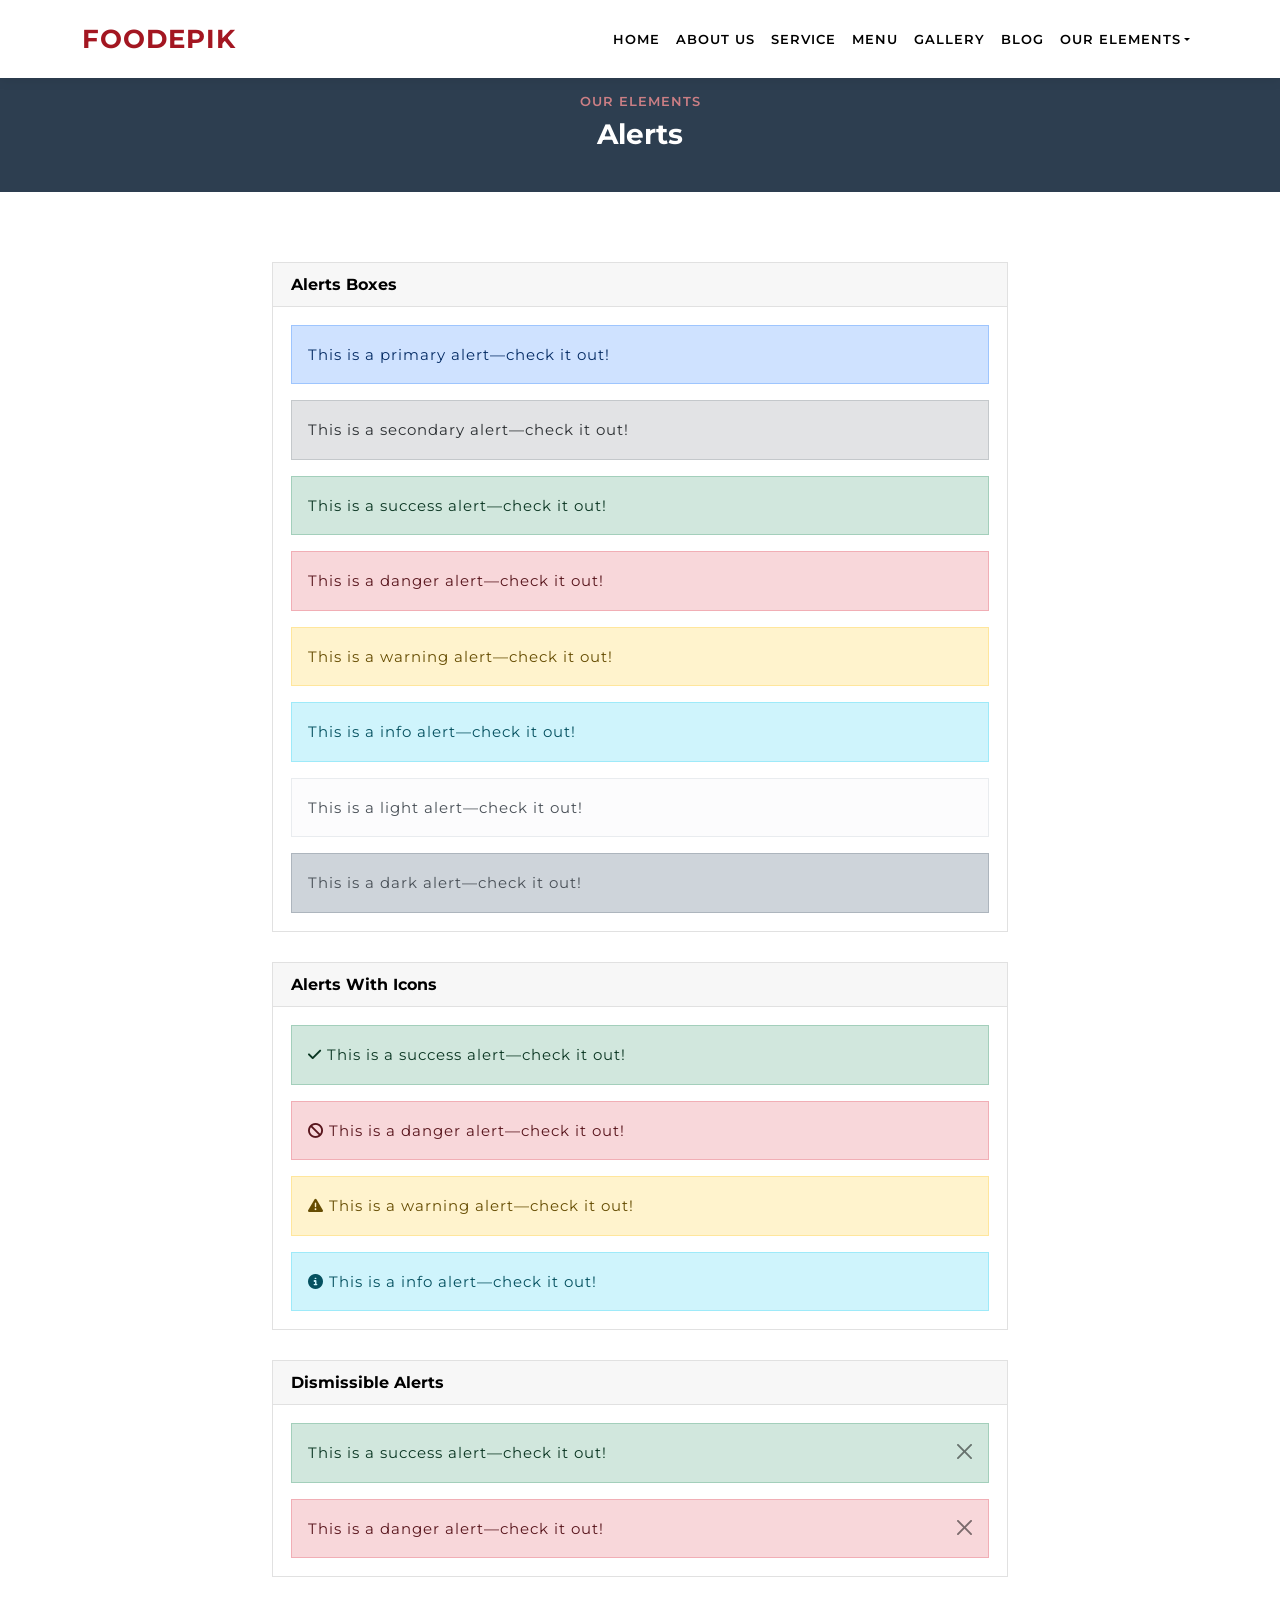
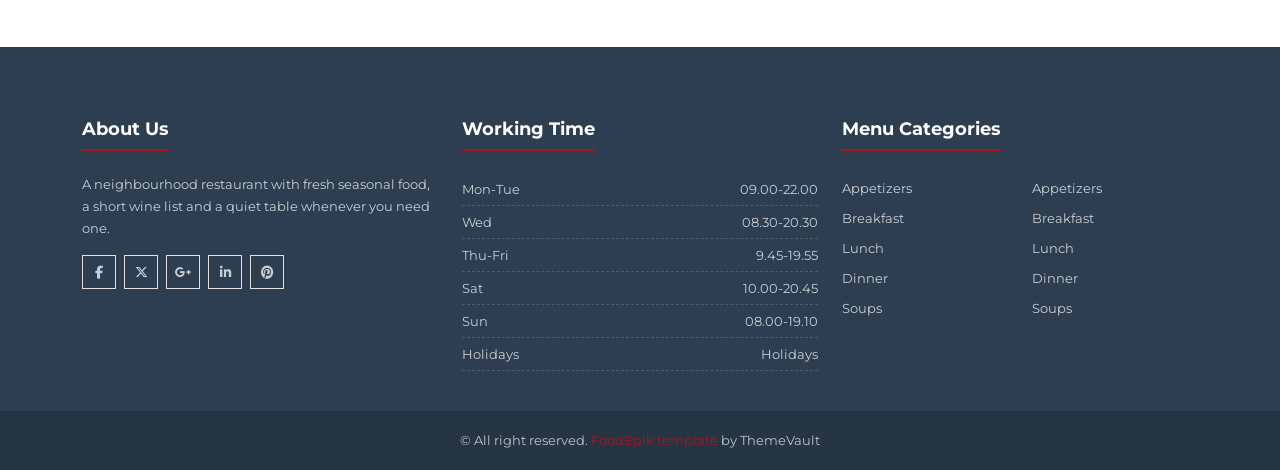
<file: alerts.html>
<!--
Template Name: FoodEpik (v2.0)
File Name: alerts.html
Author Name: ThemeVault
Author URI: https://www.themevault.net/
License URI: https://www.themevault.net/license/
-->
<!DOCTYPE html>
<html lang="en">
<head>
    <meta charset="utf-8">
    <meta name="viewport" content="width=device-width, initial-scale=1">
    <title>FoodEpik — Alerts UI Element</title>
    <meta name="description" content="FoodEpik UI kit — Bootstrap 5 alert boxes in all contextual colors, alerts with icons and dismissible alerts, styled for the FoodEpik restaurant template.">
    <link rel="icon" href="images/favicon.png">
    <link rel="stylesheet" href="css/bootstrap.min.css">
    <link rel="stylesheet" href="css/fontawesome.min.css">
    <link rel="stylesheet" href="css/style.css">
</head>
<body>

<!-- Color theme switcher -->
<div class="fe-switcher" id="fe-switcher">
    <button type="button" class="fe-switcher-toggle" aria-expanded="false" aria-controls="fe-switcher-panel" aria-label="Choose color theme">
        <i class="fa-solid fa-palette" aria-hidden="true"></i>
    </button>
    <div class="fe-switcher-panel" id="fe-switcher-panel">
        <button type="button" class="fe-swatch-tamarillo" data-fe-theme="tamarillo" aria-label="Tamarillo red theme"></button>
        <button type="button" class="fe-swatch-pomegranate" data-fe-theme="pomegranate" aria-label="Pomegranate orange-red theme"></button>
        <button type="button" class="fe-swatch-hot-cinnamon" data-fe-theme="hot-cinnamon" aria-label="Hot cinnamon orange theme"></button>
        <button type="button" class="fe-swatch-egg-blue" data-fe-theme="egg-blue" aria-label="Egg blue teal theme"></button>
        <button type="button" class="fe-swatch-west-side" data-fe-theme="west-side" aria-label="West side amber theme"></button>
        <button type="button" class="fe-swatch-dark-green" data-fe-theme="dark-green" aria-label="Dark green theme"></button>
    </div>
</div>

<!-- Header -->
<header data-section="header">
    <nav id="mainNav" class="navbar navbar-expand-lg fixed-top fe-navbar" aria-label="Main navigation">
        <div class="container">
            <a href="index.html" class="navbar-brand">FOOdEPIK</a>
            <button class="navbar-toggler" type="button" data-bs-toggle="collapse" data-bs-target="#feNavbar" aria-controls="feNavbar" aria-expanded="false" aria-label="Toggle navigation">
                <span class="navbar-toggler-icon"></span>
            </button>
            <div class="collapse navbar-collapse justify-content-end" id="feNavbar">
                <ul class="navbar-nav text-center">
                    <li class="nav-item"><a class="nav-link" href="index.html">Home</a></li>
                    <li class="nav-item"><a class="nav-link" href="index.html#about">About Us</a></li>
                    <li class="nav-item"><a class="nav-link" href="index.html#services">Service</a></li>
                    <li class="nav-item"><a class="nav-link" href="index.html#menu">Menu</a></li>
                    <li class="nav-item"><a class="nav-link" href="index.html#gallery">Gallery</a></li>
                    <li class="nav-item"><a class="nav-link" href="index.html#blog">Blog</a></li>
                    <li class="nav-item dropdown">
                        <a class="nav-link dropdown-toggle" href="#" role="button" data-bs-toggle="dropdown" aria-expanded="false">Our Elements</a>
                        <ul class="dropdown-menu dropdown-menu-end">
                            <li><a class="dropdown-item" href="accordions.html"><i class="fa-solid fa-circle-plus" aria-hidden="true"></i>Accordions</a></li>
                            <li><a class="dropdown-item active" aria-current="page" href="alerts.html"><i class="fa-solid fa-bell" aria-hidden="true"></i>Alert</a></li>
                            <li><a class="dropdown-item" href="buttons.html"><i class="fa-solid fa-link" aria-hidden="true"></i>Button</a></li>
                            <li><a class="dropdown-item" href="form-fields.html"><i class="fa-solid fa-align-justify" aria-hidden="true"></i>Form Field</a></li>
                            <li><a class="dropdown-item" href="grid.html"><i class="fa-solid fa-table-cells" aria-hidden="true"></i>Grid</a></li>
                            <li><a class="dropdown-item" href="icons.html"><i class="fa-solid fa-heart" aria-hidden="true"></i>Icons</a></li>
                            <li><a class="dropdown-item" href="message.html"><i class="fa-solid fa-comment" aria-hidden="true"></i>Message</a></li>
                            <li><a class="dropdown-item" href="tab.html"><i class="fa-solid fa-table-columns" aria-hidden="true"></i>Tab</a></li>
                            <li><a class="dropdown-item" href="typography.html"><i class="fa-solid fa-font" aria-hidden="true"></i>Typography</a></li>
                        </ul>
                    </li>
                </ul>
            </div>
        </div>
    </nav>
</header>

<main>
<!-- Page head -->
<div data-section="page-head" class="fe-page-head">
    <div class="container">
        <span class="fe-kicker">Our Elements</span>
        <h1>Alerts</h1>
    </div>
</div>
<div data-section="content" class="fe-section">
    <div class="container">
        <div class="row justify-content-center">
            <div class="col-lg-8">

                <div class="fe-kit-block">
                    <div class="fe-kit-block-head"><h2>Alerts boxes</h2></div>
                    <div class="fe-kit-block-body">
                        <div class="alert alert-primary" role="alert">
                            This is a primary alert—check it out!
                        </div>
                        <div class="alert alert-secondary" role="alert">
                            This is a secondary alert—check it out!
                        </div>
                        <div class="alert alert-success" role="alert">
                            This is a success alert—check it out!
                        </div>
                        <div class="alert alert-danger" role="alert">
                            This is a danger alert—check it out!
                        </div>
                        <div class="alert alert-warning" role="alert">
                            This is a warning alert—check it out!
                        </div>
                        <div class="alert alert-info" role="alert">
                            This is a info alert—check it out!
                        </div>
                        <div class="alert alert-light" role="alert">
                            This is a light alert—check it out!
                        </div>
                        <div class="alert alert-dark mb-0" role="alert">
                            This is a dark alert—check it out!
                        </div>
                    </div>
                </div>

                <div class="fe-kit-block">
                    <div class="fe-kit-block-head"><h2>Alerts with icons</h2></div>
                    <div class="fe-kit-block-body">
                        <div class="alert alert-success" role="alert">
                            <i class="fa-solid fa-check" aria-hidden="true"></i> This is a success alert—check it out!
                        </div>
                        <div class="alert alert-danger" role="alert">
                            <i class="fa-solid fa-ban" aria-hidden="true"></i> This is a danger alert—check it out!
                        </div>
                        <div class="alert alert-warning" role="alert">
                            <i class="fa-solid fa-triangle-exclamation" aria-hidden="true"></i> This is a warning alert—check it out!
                        </div>
                        <div class="alert alert-info mb-0" role="alert">
                            <i class="fa-solid fa-circle-info" aria-hidden="true"></i> This is a info alert—check it out!
                        </div>
                    </div>
                </div>

                <div class="fe-kit-block mb-0">
                    <div class="fe-kit-block-head"><h2>Dismissible alerts</h2></div>
                    <div class="fe-kit-block-body">
                        <div class="alert alert-success alert-dismissible fade show" role="alert">
                            This is a success alert—check it out!
                            <button type="button" class="btn-close" data-bs-dismiss="alert" aria-label="Close"></button>
                        </div>
                        <div class="alert alert-danger alert-dismissible fade show mb-0" role="alert">
                            This is a danger alert—check it out!
                            <button type="button" class="btn-close" data-bs-dismiss="alert" aria-label="Close"></button>
                        </div>
                    </div>
                </div>

            </div>
        </div>
    </div>
</div>
</main>

<!-- Footer -->
<footer data-section="footer" id="foodfooter" class="fe-footer">
    <div class="container">
        <div class="row gy-4">
            <div class="col-md-4">
                <h2>About Us</h2>
                <p>A neighbourhood restaurant with fresh seasonal food, a short wine list and a quiet table whenever you need one.</p>
                <div class="fe-social justify-content-start">
                    <a href="#" aria-label="FoodEpik on Facebook"><i class="fa-brands fa-facebook-f" aria-hidden="true"></i></a>
                    <a href="#" aria-label="FoodEpik on X (Twitter)"><i class="fa-brands fa-x-twitter" aria-hidden="true"></i></a>
                    <a href="#" aria-label="FoodEpik on Google"><i class="fa-brands fa-google-plus-g" aria-hidden="true"></i></a>
                    <a href="#" aria-label="FoodEpik on LinkedIn"><i class="fa-brands fa-linkedin-in" aria-hidden="true"></i></a>
                    <a href="#" aria-label="FoodEpik on Pinterest"><i class="fa-brands fa-pinterest" aria-hidden="true"></i></a>
                </div>
            </div>
            <div class="col-md-4">
                <h2>Working Time</h2>
                <div class="fe-hours"><span>Mon-Tue</span><span>09.00-22.00</span></div>
                <div class="fe-hours"><span>Wed</span><span>08.30-20.30</span></div>
                <div class="fe-hours"><span>Thu-Fri</span><span>9.45-19.55</span></div>
                <div class="fe-hours"><span>Sat</span><span>10.00-20.45</span></div>
                <div class="fe-hours"><span>Sun</span><span>08.00-19.10</span></div>
                <div class="fe-hours"><span>Holidays</span><span>Holidays</span></div>
            </div>
            <div class="col-md-4">
                <h2>Menu Categories</h2>
                <div class="row">
                    <div class="col-6">
                        <ul>
                            <li><a href="menu.html">Appetizers</a></li>
                            <li><a href="menu.html">Breakfast</a></li>
                            <li><a href="menu.html">Lunch</a></li>
                            <li><a href="menu.html">Dinner</a></li>
                            <li><a href="menu.html">Soups</a></li>
                        </ul>
                    </div>
                    <div class="col-6">
                        <ul>
                            <li><a href="menu.html">Appetizers</a></li>
                            <li><a href="menu.html">Breakfast</a></li>
                            <li><a href="menu.html">Lunch</a></li>
                            <li><a href="menu.html">Dinner</a></li>
                            <li><a href="menu.html">Soups</a></li>
                        </ul>
                    </div>
                </div>
            </div>
        </div>
    </div>
</footer>

<div class="fe-backlink">
    <div class="container">
        <!--Do not remove Backlink from footer of the template. To remove it you can purchase the Backlink !-->
        <p class="mb-0">&copy; All right reserved.  <a href="https://www.themevault.net/foodepik-online-food-ordering-template-free" target="_blank" rel="noopener">FoodEpik template</a> by ThemeVault</p>
    </div>
</div>

<button id="fe-back-to-top" type="button" aria-label="Back to top"><i class="fa-solid fa-angles-up" aria-hidden="true"></i></button>

<script src="js/bootstrap.bundle.min.js" defer></script>
<script src="js/main.js" defer></script>
</body>
</html>
</file>
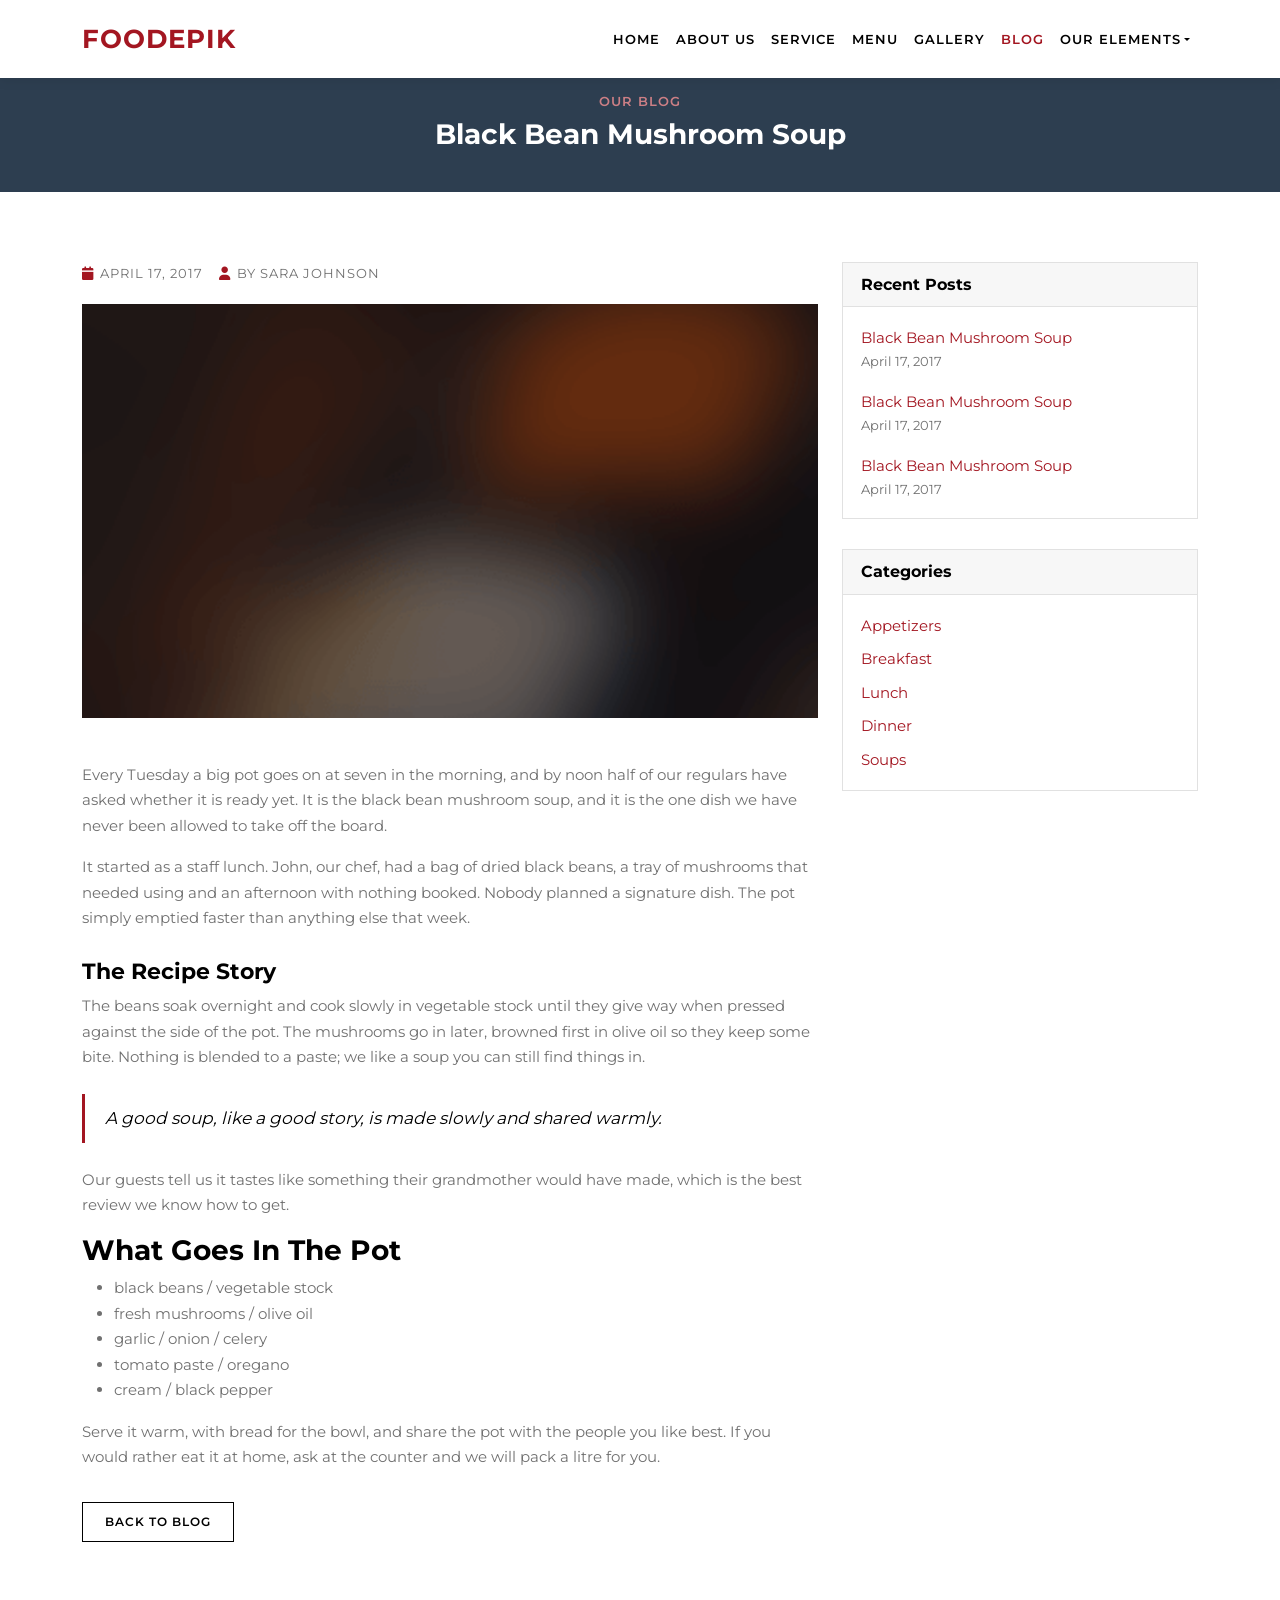
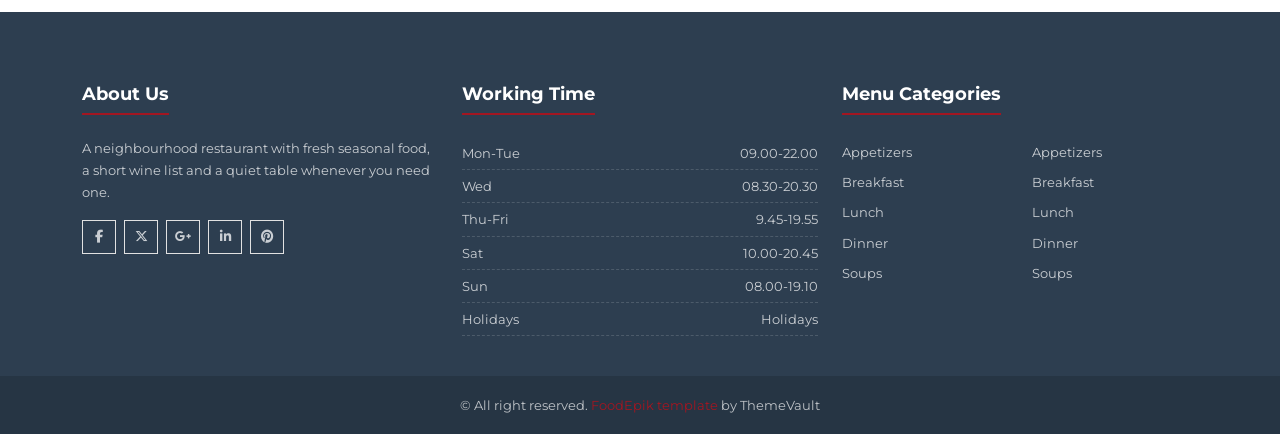
<file: blog-single.html>
<!--
Template Name: FoodEpik (v2.0)
File Name: blog-single.html
Author Name: ThemeVault
Author URI: https://www.themevault.net/
License URI: https://www.themevault.net/license/
-->
<!DOCTYPE html>
<html lang="en">
<head>
    <meta charset="utf-8">
    <meta name="viewport" content="width=device-width, initial-scale=1">
    <title>FoodEpik — Blog Article</title>
    <meta name="description" content="FoodEpik blog article — the story and ingredients behind our black bean mushroom soup, fresh from the restaurant kitchen.">
    <link rel="icon" href="images/favicon.png">
    <link rel="stylesheet" href="css/bootstrap.min.css">
    <link rel="stylesheet" href="css/fontawesome.min.css">
    <link rel="stylesheet" href="css/style.css">
</head>
<body>

<!-- Color theme switcher -->
<div class="fe-switcher" id="fe-switcher">
    <button type="button" class="fe-switcher-toggle" aria-expanded="false" aria-controls="fe-switcher-panel" aria-label="Choose color theme">
        <i class="fa-solid fa-palette" aria-hidden="true"></i>
    </button>
    <div class="fe-switcher-panel" id="fe-switcher-panel">
        <button type="button" class="fe-swatch-tamarillo" data-fe-theme="tamarillo" aria-label="Tamarillo red theme"></button>
        <button type="button" class="fe-swatch-pomegranate" data-fe-theme="pomegranate" aria-label="Pomegranate orange-red theme"></button>
        <button type="button" class="fe-swatch-hot-cinnamon" data-fe-theme="hot-cinnamon" aria-label="Hot cinnamon orange theme"></button>
        <button type="button" class="fe-swatch-egg-blue" data-fe-theme="egg-blue" aria-label="Egg blue teal theme"></button>
        <button type="button" class="fe-swatch-west-side" data-fe-theme="west-side" aria-label="West side amber theme"></button>
        <button type="button" class="fe-swatch-dark-green" data-fe-theme="dark-green" aria-label="Dark green theme"></button>
    </div>
</div>

<!-- Header -->
<header data-section="header">
    <nav id="mainNav" class="navbar navbar-expand-lg fixed-top fe-navbar" aria-label="Main navigation">
        <div class="container">
            <a href="index.html" class="navbar-brand">FOOdEPIK</a>
            <button class="navbar-toggler" type="button" data-bs-toggle="collapse" data-bs-target="#feNavbar" aria-controls="feNavbar" aria-expanded="false" aria-label="Toggle navigation">
                <span class="navbar-toggler-icon"></span>
            </button>
            <div class="collapse navbar-collapse justify-content-end" id="feNavbar">
                <ul class="navbar-nav text-center">
                    <li class="nav-item"><a class="nav-link" href="index.html">Home</a></li>
                    <li class="nav-item"><a class="nav-link" href="index.html#about">About Us</a></li>
                    <li class="nav-item"><a class="nav-link" href="index.html#services">Service</a></li>
                    <li class="nav-item"><a class="nav-link" href="index.html#menu">Menu</a></li>
                    <li class="nav-item"><a class="nav-link" href="index.html#gallery">Gallery</a></li>
                    <li class="nav-item"><a class="nav-link active" aria-current="page" href="index.html#blog">Blog</a></li>
                    <li class="nav-item dropdown">
                        <a class="nav-link dropdown-toggle" href="#" role="button" data-bs-toggle="dropdown" aria-expanded="false">Our Elements</a>
                        <ul class="dropdown-menu dropdown-menu-end">
                            <li><a class="dropdown-item" href="accordions.html"><i class="fa-solid fa-circle-plus" aria-hidden="true"></i>Accordions</a></li>
                            <li><a class="dropdown-item" href="alerts.html"><i class="fa-solid fa-bell" aria-hidden="true"></i>Alert</a></li>
                            <li><a class="dropdown-item" href="buttons.html"><i class="fa-solid fa-link" aria-hidden="true"></i>Button</a></li>
                            <li><a class="dropdown-item" href="form-fields.html"><i class="fa-solid fa-align-justify" aria-hidden="true"></i>Form Field</a></li>
                            <li><a class="dropdown-item" href="grid.html"><i class="fa-solid fa-table-cells" aria-hidden="true"></i>Grid</a></li>
                            <li><a class="dropdown-item" href="icons.html"><i class="fa-solid fa-heart" aria-hidden="true"></i>Icons</a></li>
                            <li><a class="dropdown-item" href="message.html"><i class="fa-solid fa-comment" aria-hidden="true"></i>Message</a></li>
                            <li><a class="dropdown-item" href="tab.html"><i class="fa-solid fa-table-columns" aria-hidden="true"></i>Tab</a></li>
                            <li><a class="dropdown-item" href="typography.html"><i class="fa-solid fa-font" aria-hidden="true"></i>Typography</a></li>
                        </ul>
                    </li>
                </ul>
            </div>
        </div>
    </nav>
</header>

<main>
<!-- Page head -->
<div data-section="page-head" class="fe-page-head">
    <div class="container">
        <span class="fe-kicker">Our Blog</span>
        <h1>Black Bean Mushroom Soup</h1>
    </div>
</div>
<div data-section="content" class="fe-section">
    <div class="container">
        <div class="row">
            <!-- Article -->
            <article class="col-lg-8 fe-article">
                <p class="fe-meta">
                    <i class="fa-solid fa-calendar" aria-hidden="true"></i>April 17, 2017
                    &nbsp;&nbsp;
                    <i class="fa-solid fa-user" aria-hidden="true"></i>By Sara Johnson
                </p>
                <img src="images/Image43.png" class="img-fluid w-100" alt="Black bean mushroom soup served in a bowl with fresh garnish">
                <p class="mt-4">Every Tuesday a big pot goes on at seven in the morning, and by noon half of our regulars have asked whether it is ready yet. It is the black bean mushroom soup, and it is the one dish we have never been allowed to take off the board.</p>
                <p>It started as a staff lunch. John, our chef, had a bag of dried black beans, a tray of mushrooms that needed using and an afternoon with nothing booked. Nobody planned a signature dish. The pot simply emptied faster than anything else that week.</p>
                <h2>The Recipe Story</h2>
                <p>The beans soak overnight and cook slowly in vegetable stock until they give way when pressed against the side of the pot. The mushrooms go in later, browned first in olive oil so they keep some bite. Nothing is blended to a paste; we like a soup you can still find things in.</p>
                <blockquote>
                    <p class="mb-0">A good soup, like a good story, is made slowly and shared warmly.</p>
                </blockquote>
                <p>Our guests tell us it tastes like something their grandmother would have made, which is the best review we know how to get.</p>
                <h3>What Goes In The Pot</h3>
                <ul>
                    <li>black beans / vegetable stock</li>
                    <li>fresh mushrooms / olive oil</li>
                    <li>garlic / onion / celery</li>
                    <li>tomato paste / oregano</li>
                    <li>cream / black pepper</li>
                </ul>
                <p>Serve it warm, with bread for the bowl, and share the pot with the people you like best. If you would rather eat it at home, ask at the counter and we will pack a litre for you.</p>
                <a href="index.html#blog" class="btn btn-fe-outline mt-3">Back To Blog</a>
            </article>

            <!-- Sidebar -->
            <aside class="col-lg-4 mt-5 mt-lg-0" aria-label="Blog sidebar">
                <div class="fe-kit-block">
                    <div class="fe-kit-block-head">
                        <h2>Recent Posts</h2>
                    </div>
                    <div class="fe-kit-block-body">
                        <ul class="list-unstyled mb-0">
                            <li class="mb-3">
                                <a href="blog-single.html">Black Bean Mushroom Soup</a>
                                <p class="small mb-0">April 17, 2017</p>
                            </li>
                            <li class="mb-3">
                                <a href="blog-single.html">Black Bean Mushroom Soup</a>
                                <p class="small mb-0">April 17, 2017</p>
                            </li>
                            <li>
                                <a href="blog-single.html">Black Bean Mushroom Soup</a>
                                <p class="small mb-0">April 17, 2017</p>
                            </li>
                        </ul>
                    </div>
                </div>
                <div class="fe-kit-block">
                    <div class="fe-kit-block-head">
                        <h2>Categories</h2>
                    </div>
                    <div class="fe-kit-block-body">
                        <ul class="list-unstyled mb-0">
                            <li class="mb-2"><a href="menu.html">Appetizers</a></li>
                            <li class="mb-2"><a href="menu.html">Breakfast</a></li>
                            <li class="mb-2"><a href="menu.html">Lunch</a></li>
                            <li class="mb-2"><a href="menu.html">Dinner</a></li>
                            <li><a href="menu.html">Soups</a></li>
                        </ul>
                    </div>
                </div>
            </aside>
        </div>
    </div>
</div>
</main>

<!-- Footer -->
<footer data-section="footer" id="foodfooter" class="fe-footer">
    <div class="container">
        <div class="row gy-4">
            <div class="col-md-4">
                <h2>About Us</h2>
                <p>A neighbourhood restaurant with fresh seasonal food, a short wine list and a quiet table whenever you need one.</p>
                <div class="fe-social justify-content-start">
                    <a href="#" aria-label="FoodEpik on Facebook"><i class="fa-brands fa-facebook-f" aria-hidden="true"></i></a>
                    <a href="#" aria-label="FoodEpik on X (Twitter)"><i class="fa-brands fa-x-twitter" aria-hidden="true"></i></a>
                    <a href="#" aria-label="FoodEpik on Google"><i class="fa-brands fa-google-plus-g" aria-hidden="true"></i></a>
                    <a href="#" aria-label="FoodEpik on LinkedIn"><i class="fa-brands fa-linkedin-in" aria-hidden="true"></i></a>
                    <a href="#" aria-label="FoodEpik on Pinterest"><i class="fa-brands fa-pinterest" aria-hidden="true"></i></a>
                </div>
            </div>
            <div class="col-md-4">
                <h2>Working Time</h2>
                <div class="fe-hours"><span>Mon-Tue</span><span>09.00-22.00</span></div>
                <div class="fe-hours"><span>Wed</span><span>08.30-20.30</span></div>
                <div class="fe-hours"><span>Thu-Fri</span><span>9.45-19.55</span></div>
                <div class="fe-hours"><span>Sat</span><span>10.00-20.45</span></div>
                <div class="fe-hours"><span>Sun</span><span>08.00-19.10</span></div>
                <div class="fe-hours"><span>Holidays</span><span>Holidays</span></div>
            </div>
            <div class="col-md-4">
                <h2>Menu Categories</h2>
                <div class="row">
                    <div class="col-6">
                        <ul>
                            <li><a href="menu.html">Appetizers</a></li>
                            <li><a href="menu.html">Breakfast</a></li>
                            <li><a href="menu.html">Lunch</a></li>
                            <li><a href="menu.html">Dinner</a></li>
                            <li><a href="menu.html">Soups</a></li>
                        </ul>
                    </div>
                    <div class="col-6">
                        <ul>
                            <li><a href="menu.html">Appetizers</a></li>
                            <li><a href="menu.html">Breakfast</a></li>
                            <li><a href="menu.html">Lunch</a></li>
                            <li><a href="menu.html">Dinner</a></li>
                            <li><a href="menu.html">Soups</a></li>
                        </ul>
                    </div>
                </div>
            </div>
        </div>
    </div>
</footer>

<div class="fe-backlink">
    <div class="container">
        <!--Do not remove Backlink from footer of the template. To remove it you can purchase the Backlink !-->
        <p class="mb-0">&copy; All right reserved.  <a href="https://www.themevault.net/foodepik-online-food-ordering-template-free" target="_blank" rel="noopener">FoodEpik template</a> by ThemeVault</p>
    </div>
</div>

<button id="fe-back-to-top" type="button" aria-label="Back to top"><i class="fa-solid fa-angles-up" aria-hidden="true"></i></button>

<script src="js/bootstrap.bundle.min.js" defer></script>
<script src="js/main.js" defer></script>
</body>
</html>
</file>
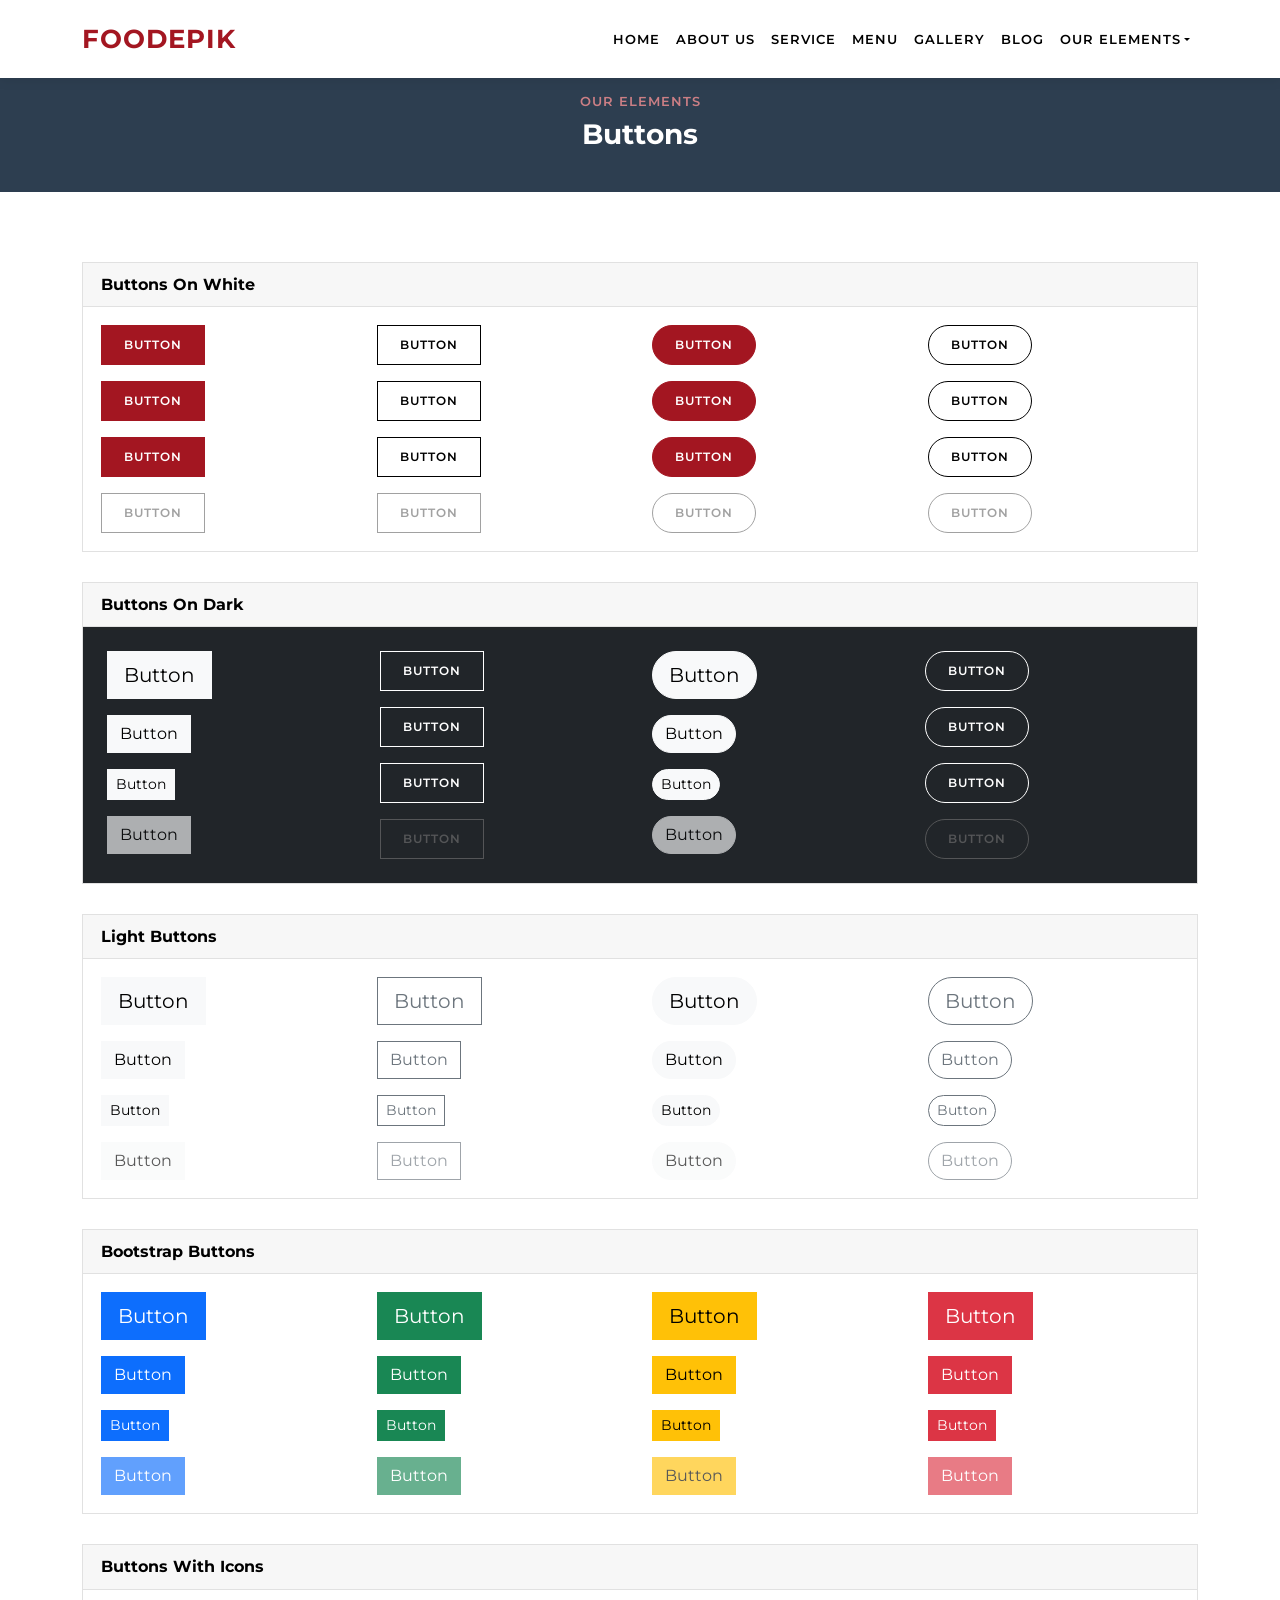
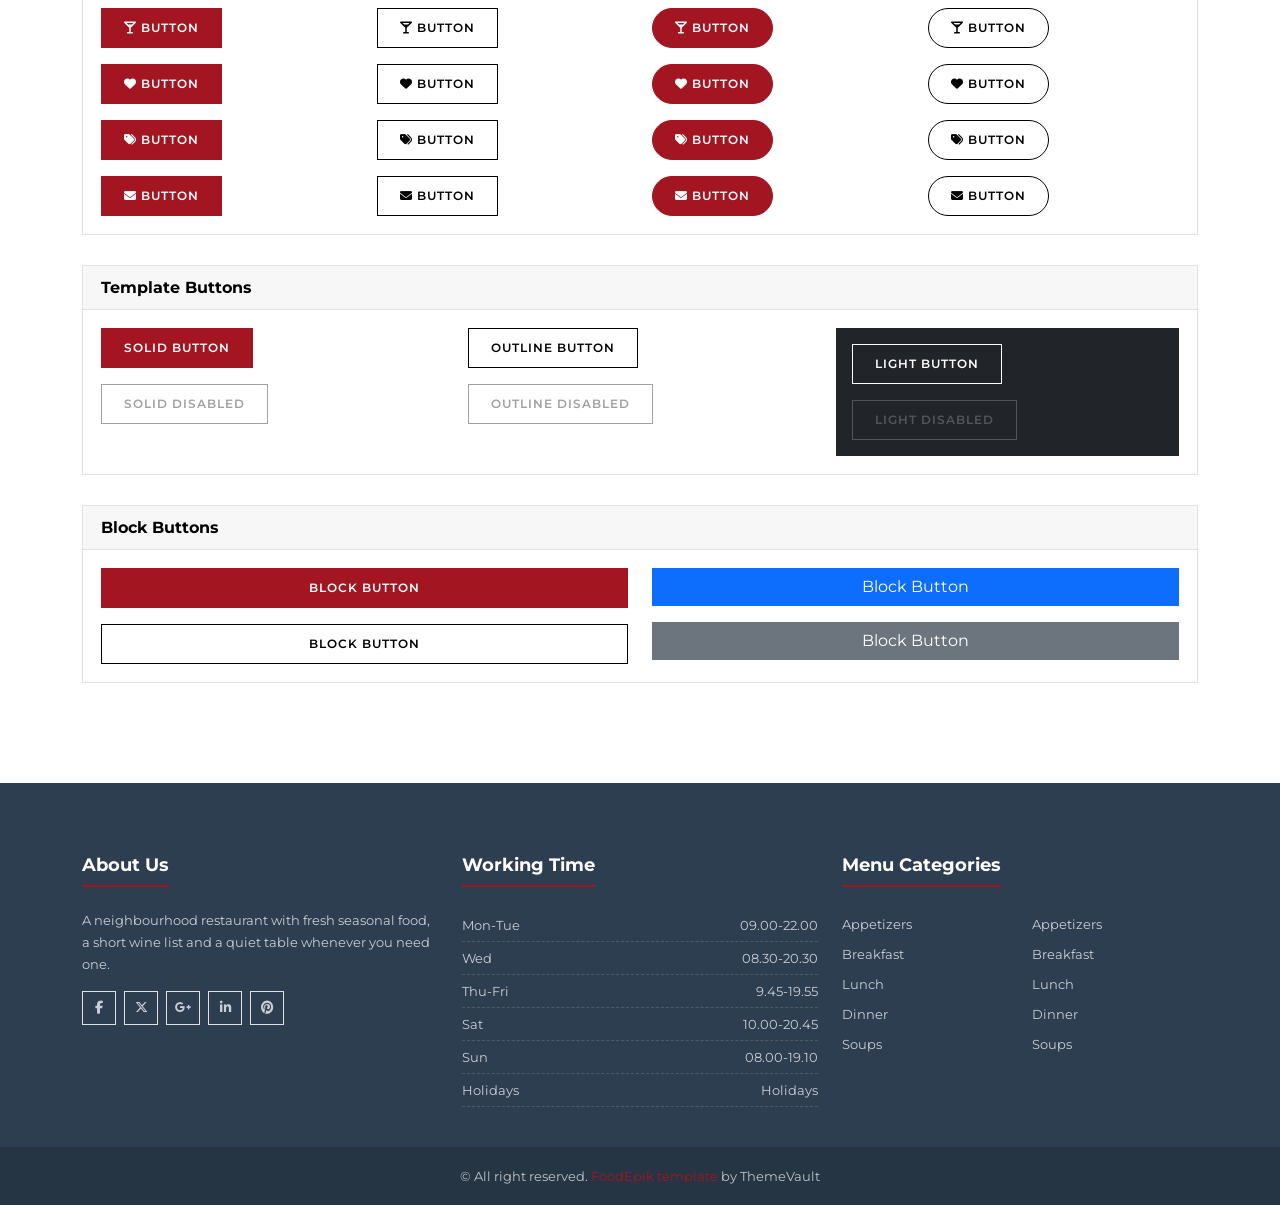
<file: buttons.html>
<!--
Template Name: FoodEpik (v2.0)
File Name: buttons.html
Author Name: ThemeVault
Author URI: https://www.themevault.net/
License URI: https://www.themevault.net/license/
-->
<!DOCTYPE html>
<html lang="en">
<head>
    <meta charset="utf-8">
    <meta name="viewport" content="width=device-width, initial-scale=1">
    <title>FoodEpik — Buttons UI Element</title>
    <meta name="description" content="Button styles for the FoodEpik template — solid, outline and light buttons, Bootstrap contextual variants, sizes, icon buttons, disabled and block buttons.">
    <link rel="icon" href="images/favicon.png">
    <link rel="stylesheet" href="css/bootstrap.min.css">
    <link rel="stylesheet" href="css/fontawesome.min.css">
    <link rel="stylesheet" href="css/style.css">
</head>
<body>

<!-- Color theme switcher -->
<div class="fe-switcher" id="fe-switcher">
    <button type="button" class="fe-switcher-toggle" aria-expanded="false" aria-controls="fe-switcher-panel" aria-label="Choose color theme">
        <i class="fa-solid fa-palette" aria-hidden="true"></i>
    </button>
    <div class="fe-switcher-panel" id="fe-switcher-panel">
        <button type="button" class="fe-swatch-tamarillo" data-fe-theme="tamarillo" aria-label="Tamarillo red theme"></button>
        <button type="button" class="fe-swatch-pomegranate" data-fe-theme="pomegranate" aria-label="Pomegranate orange-red theme"></button>
        <button type="button" class="fe-swatch-hot-cinnamon" data-fe-theme="hot-cinnamon" aria-label="Hot cinnamon orange theme"></button>
        <button type="button" class="fe-swatch-egg-blue" data-fe-theme="egg-blue" aria-label="Egg blue teal theme"></button>
        <button type="button" class="fe-swatch-west-side" data-fe-theme="west-side" aria-label="West side amber theme"></button>
        <button type="button" class="fe-swatch-dark-green" data-fe-theme="dark-green" aria-label="Dark green theme"></button>
    </div>
</div>

<!-- Header -->
<header data-section="header">
    <nav id="mainNav" class="navbar navbar-expand-lg fixed-top fe-navbar" aria-label="Main navigation">
        <div class="container">
            <a href="index.html" class="navbar-brand">FOOdEPIK</a>
            <button class="navbar-toggler" type="button" data-bs-toggle="collapse" data-bs-target="#feNavbar" aria-controls="feNavbar" aria-expanded="false" aria-label="Toggle navigation">
                <span class="navbar-toggler-icon"></span>
            </button>
            <div class="collapse navbar-collapse justify-content-end" id="feNavbar">
                <ul class="navbar-nav text-center">
                    <li class="nav-item"><a class="nav-link" href="index.html">Home</a></li>
                    <li class="nav-item"><a class="nav-link" href="index.html#about">About Us</a></li>
                    <li class="nav-item"><a class="nav-link" href="index.html#services">Service</a></li>
                    <li class="nav-item"><a class="nav-link" href="index.html#menu">Menu</a></li>
                    <li class="nav-item"><a class="nav-link" href="index.html#gallery">Gallery</a></li>
                    <li class="nav-item"><a class="nav-link" href="index.html#blog">Blog</a></li>
                    <li class="nav-item dropdown">
                        <a class="nav-link dropdown-toggle" href="#" role="button" data-bs-toggle="dropdown" aria-expanded="false">Our Elements</a>
                        <ul class="dropdown-menu dropdown-menu-end">
                            <li><a class="dropdown-item" href="accordions.html"><i class="fa-solid fa-circle-plus" aria-hidden="true"></i>Accordions</a></li>
                            <li><a class="dropdown-item" href="alerts.html"><i class="fa-solid fa-bell" aria-hidden="true"></i>Alert</a></li>
                            <li><a class="dropdown-item active" aria-current="page" href="buttons.html"><i class="fa-solid fa-link" aria-hidden="true"></i>Button</a></li>
                            <li><a class="dropdown-item" href="form-fields.html"><i class="fa-solid fa-align-justify" aria-hidden="true"></i>Form Field</a></li>
                            <li><a class="dropdown-item" href="grid.html"><i class="fa-solid fa-table-cells" aria-hidden="true"></i>Grid</a></li>
                            <li><a class="dropdown-item" href="icons.html"><i class="fa-solid fa-heart" aria-hidden="true"></i>Icons</a></li>
                            <li><a class="dropdown-item" href="message.html"><i class="fa-solid fa-comment" aria-hidden="true"></i>Message</a></li>
                            <li><a class="dropdown-item" href="tab.html"><i class="fa-solid fa-table-columns" aria-hidden="true"></i>Tab</a></li>
                            <li><a class="dropdown-item" href="typography.html"><i class="fa-solid fa-font" aria-hidden="true"></i>Typography</a></li>
                        </ul>
                    </li>
                </ul>
            </div>
        </div>
    </nav>
</header>

<main>
<!-- Page head -->
<div data-section="page-head" class="fe-page-head">
    <div class="container">
        <span class="fe-kicker">Our Elements</span>
        <h1>Buttons</h1>
    </div>
</div>
<div data-section="content" class="fe-section">
    <div class="container">

        <!-- Buttons on white -->
        <section class="fe-kit-block" aria-labelledby="kit-white">
            <div class="fe-kit-block-head"><h2 id="kit-white">Buttons On White</h2></div>
            <div class="fe-kit-block-body">
                <div class="row g-4">
                    <div class="col-sm-6 col-lg-3">
                        <div class="mb-3"><button type="button" class="btn btn-fe btn-lg">Button</button></div>
                        <div class="mb-3"><button type="button" class="btn btn-fe">Button</button></div>
                        <div class="mb-3"><button type="button" class="btn btn-fe btn-sm">Button</button></div>
                        <div><button type="button" class="btn btn-fe" disabled>Button</button></div>
                    </div>
                    <div class="col-sm-6 col-lg-3">
                        <div class="mb-3"><button type="button" class="btn btn-fe-outline btn-lg">Button</button></div>
                        <div class="mb-3"><button type="button" class="btn btn-fe-outline">Button</button></div>
                        <div class="mb-3"><button type="button" class="btn btn-fe-outline btn-sm">Button</button></div>
                        <div><button type="button" class="btn btn-fe-outline" disabled>Button</button></div>
                    </div>
                    <div class="col-sm-6 col-lg-3">
                        <div class="mb-3"><button type="button" class="btn btn-fe btn-lg rounded-pill">Button</button></div>
                        <div class="mb-3"><button type="button" class="btn btn-fe rounded-pill">Button</button></div>
                        <div class="mb-3"><button type="button" class="btn btn-fe btn-sm rounded-pill">Button</button></div>
                        <div><button type="button" class="btn btn-fe rounded-pill" disabled>Button</button></div>
                    </div>
                    <div class="col-sm-6 col-lg-3">
                        <div class="mb-3"><button type="button" class="btn btn-fe-outline btn-lg rounded-pill">Button</button></div>
                        <div class="mb-3"><button type="button" class="btn btn-fe-outline rounded-pill">Button</button></div>
                        <div class="mb-3"><button type="button" class="btn btn-fe-outline btn-sm rounded-pill">Button</button></div>
                        <div><button type="button" class="btn btn-fe-outline rounded-pill" disabled>Button</button></div>
                    </div>
                </div>
            </div>
        </section>

        <!-- Buttons on dark -->
        <section class="fe-kit-block" aria-labelledby="kit-dark">
            <div class="fe-kit-block-head"><h2 id="kit-dark">Buttons On Dark</h2></div>
            <div class="fe-kit-block-body bg-dark p-4">
                <div class="row g-4">
                    <div class="col-sm-6 col-lg-3">
                        <div class="mb-3"><button type="button" class="btn btn-light btn-lg">Button</button></div>
                        <div class="mb-3"><button type="button" class="btn btn-light">Button</button></div>
                        <div class="mb-3"><button type="button" class="btn btn-light btn-sm">Button</button></div>
                        <div><button type="button" class="btn btn-light" disabled>Button</button></div>
                    </div>
                    <div class="col-sm-6 col-lg-3">
                        <div class="mb-3"><button type="button" class="btn btn-fe-light btn-lg">Button</button></div>
                        <div class="mb-3"><button type="button" class="btn btn-fe-light">Button</button></div>
                        <div class="mb-3"><button type="button" class="btn btn-fe-light btn-sm">Button</button></div>
                        <div><button type="button" class="btn btn-fe-light" disabled>Button</button></div>
                    </div>
                    <div class="col-sm-6 col-lg-3">
                        <div class="mb-3"><button type="button" class="btn btn-light btn-lg rounded-pill">Button</button></div>
                        <div class="mb-3"><button type="button" class="btn btn-light rounded-pill">Button</button></div>
                        <div class="mb-3"><button type="button" class="btn btn-light btn-sm rounded-pill">Button</button></div>
                        <div><button type="button" class="btn btn-light rounded-pill" disabled>Button</button></div>
                    </div>
                    <div class="col-sm-6 col-lg-3">
                        <div class="mb-3"><button type="button" class="btn btn-fe-light btn-lg rounded-pill">Button</button></div>
                        <div class="mb-3"><button type="button" class="btn btn-fe-light rounded-pill">Button</button></div>
                        <div class="mb-3"><button type="button" class="btn btn-fe-light btn-sm rounded-pill">Button</button></div>
                        <div><button type="button" class="btn btn-fe-light rounded-pill" disabled>Button</button></div>
                    </div>
                </div>
            </div>
        </section>

        <!-- Light buttons -->
        <section class="fe-kit-block" aria-labelledby="kit-light">
            <div class="fe-kit-block-head"><h2 id="kit-light">Light Buttons</h2></div>
            <div class="fe-kit-block-body">
                <div class="row g-4">
                    <div class="col-sm-6 col-lg-3">
                        <div class="mb-3"><button type="button" class="btn btn-light btn-lg">Button</button></div>
                        <div class="mb-3"><button type="button" class="btn btn-light">Button</button></div>
                        <div class="mb-3"><button type="button" class="btn btn-light btn-sm">Button</button></div>
                        <div><button type="button" class="btn btn-light" disabled>Button</button></div>
                    </div>
                    <div class="col-sm-6 col-lg-3">
                        <div class="mb-3"><button type="button" class="btn btn-outline-secondary btn-lg">Button</button></div>
                        <div class="mb-3"><button type="button" class="btn btn-outline-secondary">Button</button></div>
                        <div class="mb-3"><button type="button" class="btn btn-outline-secondary btn-sm">Button</button></div>
                        <div><button type="button" class="btn btn-outline-secondary" disabled>Button</button></div>
                    </div>
                    <div class="col-sm-6 col-lg-3">
                        <div class="mb-3"><button type="button" class="btn btn-light btn-lg rounded-pill">Button</button></div>
                        <div class="mb-3"><button type="button" class="btn btn-light rounded-pill">Button</button></div>
                        <div class="mb-3"><button type="button" class="btn btn-light btn-sm rounded-pill">Button</button></div>
                        <div><button type="button" class="btn btn-light rounded-pill" disabled>Button</button></div>
                    </div>
                    <div class="col-sm-6 col-lg-3">
                        <div class="mb-3"><button type="button" class="btn btn-outline-secondary btn-lg rounded-pill">Button</button></div>
                        <div class="mb-3"><button type="button" class="btn btn-outline-secondary rounded-pill">Button</button></div>
                        <div class="mb-3"><button type="button" class="btn btn-outline-secondary btn-sm rounded-pill">Button</button></div>
                        <div><button type="button" class="btn btn-outline-secondary rounded-pill" disabled>Button</button></div>
                    </div>
                </div>
            </div>
        </section>

        <!-- Bootstrap buttons -->
        <section class="fe-kit-block" aria-labelledby="kit-bootstrap">
            <div class="fe-kit-block-head"><h2 id="kit-bootstrap">Bootstrap Buttons</h2></div>
            <div class="fe-kit-block-body">
                <div class="row g-4">
                    <div class="col-sm-6 col-lg-3">
                        <div class="mb-3"><button type="button" class="btn btn-primary btn-lg">Button</button></div>
                        <div class="mb-3"><button type="button" class="btn btn-primary">Button</button></div>
                        <div class="mb-3"><button type="button" class="btn btn-primary btn-sm">Button</button></div>
                        <div><button type="button" class="btn btn-primary" disabled>Button</button></div>
                    </div>
                    <div class="col-sm-6 col-lg-3">
                        <div class="mb-3"><button type="button" class="btn btn-success btn-lg">Button</button></div>
                        <div class="mb-3"><button type="button" class="btn btn-success">Button</button></div>
                        <div class="mb-3"><button type="button" class="btn btn-success btn-sm">Button</button></div>
                        <div><button type="button" class="btn btn-success" disabled>Button</button></div>
                    </div>
                    <div class="col-sm-6 col-lg-3">
                        <div class="mb-3"><button type="button" class="btn btn-warning btn-lg">Button</button></div>
                        <div class="mb-3"><button type="button" class="btn btn-warning">Button</button></div>
                        <div class="mb-3"><button type="button" class="btn btn-warning btn-sm">Button</button></div>
                        <div><button type="button" class="btn btn-warning" disabled>Button</button></div>
                    </div>
                    <div class="col-sm-6 col-lg-3">
                        <div class="mb-3"><button type="button" class="btn btn-danger btn-lg">Button</button></div>
                        <div class="mb-3"><button type="button" class="btn btn-danger">Button</button></div>
                        <div class="mb-3"><button type="button" class="btn btn-danger btn-sm">Button</button></div>
                        <div><button type="button" class="btn btn-danger" disabled>Button</button></div>
                    </div>
                </div>
            </div>
        </section>

        <!-- Buttons with icons -->
        <section class="fe-kit-block" aria-labelledby="kit-icons">
            <div class="fe-kit-block-head"><h2 id="kit-icons">Buttons With Icons</h2></div>
            <div class="fe-kit-block-body">
                <div class="row g-4">
                    <div class="col-sm-6 col-lg-3">
                        <div class="mb-3"><button type="button" class="btn btn-fe btn-lg"><i class="fa-solid fa-martini-glass" aria-hidden="true"></i> Button</button></div>
                        <div class="mb-3"><button type="button" class="btn btn-fe"><i class="fa-solid fa-heart" aria-hidden="true"></i> Button</button></div>
                        <div class="mb-3"><button type="button" class="btn btn-fe btn-sm"><i class="fa-solid fa-tags" aria-hidden="true"></i> Button</button></div>
                        <div><button type="button" class="btn btn-fe"><i class="fa-solid fa-envelope" aria-hidden="true"></i> Button</button></div>
                    </div>
                    <div class="col-sm-6 col-lg-3">
                        <div class="mb-3"><button type="button" class="btn btn-fe-outline btn-lg"><i class="fa-solid fa-martini-glass" aria-hidden="true"></i> Button</button></div>
                        <div class="mb-3"><button type="button" class="btn btn-fe-outline"><i class="fa-solid fa-heart" aria-hidden="true"></i> Button</button></div>
                        <div class="mb-3"><button type="button" class="btn btn-fe-outline btn-sm"><i class="fa-solid fa-tags" aria-hidden="true"></i> Button</button></div>
                        <div><button type="button" class="btn btn-fe-outline"><i class="fa-solid fa-envelope" aria-hidden="true"></i> Button</button></div>
                    </div>
                    <div class="col-sm-6 col-lg-3">
                        <div class="mb-3"><button type="button" class="btn btn-fe btn-lg rounded-pill"><i class="fa-solid fa-martini-glass" aria-hidden="true"></i> Button</button></div>
                        <div class="mb-3"><button type="button" class="btn btn-fe rounded-pill"><i class="fa-solid fa-heart" aria-hidden="true"></i> Button</button></div>
                        <div class="mb-3"><button type="button" class="btn btn-fe btn-sm rounded-pill"><i class="fa-solid fa-tags" aria-hidden="true"></i> Button</button></div>
                        <div><button type="button" class="btn btn-fe rounded-pill"><i class="fa-solid fa-envelope" aria-hidden="true"></i> Button</button></div>
                    </div>
                    <div class="col-sm-6 col-lg-3">
                        <div class="mb-3"><button type="button" class="btn btn-fe-outline btn-lg rounded-pill"><i class="fa-solid fa-martini-glass" aria-hidden="true"></i> Button</button></div>
                        <div class="mb-3"><button type="button" class="btn btn-fe-outline rounded-pill"><i class="fa-solid fa-heart" aria-hidden="true"></i> Button</button></div>
                        <div class="mb-3"><button type="button" class="btn btn-fe-outline btn-sm rounded-pill"><i class="fa-solid fa-tags" aria-hidden="true"></i> Button</button></div>
                        <div><button type="button" class="btn btn-fe-outline rounded-pill"><i class="fa-solid fa-envelope" aria-hidden="true"></i> Button</button></div>
                    </div>
                </div>
            </div>
        </section>

        <!-- Template buttons -->
        <section class="fe-kit-block" aria-labelledby="kit-template">
            <div class="fe-kit-block-head"><h2 id="kit-template">Template Buttons</h2></div>
            <div class="fe-kit-block-body">
                <div class="row g-4">
                    <div class="col-sm-6 col-lg-4">
                        <div class="mb-3"><button type="button" class="btn btn-fe">Solid Button</button></div>
                        <div><button type="button" class="btn btn-fe" disabled>Solid Disabled</button></div>
                    </div>
                    <div class="col-sm-6 col-lg-4">
                        <div class="mb-3"><button type="button" class="btn btn-fe-outline">Outline Button</button></div>
                        <div><button type="button" class="btn btn-fe-outline" disabled>Outline Disabled</button></div>
                    </div>
                    <div class="col-sm-6 col-lg-4">
                        <div class="bg-dark p-3">
                            <div class="mb-3"><button type="button" class="btn btn-fe-light">Light Button</button></div>
                            <div><button type="button" class="btn btn-fe-light" disabled>Light Disabled</button></div>
                        </div>
                    </div>
                </div>
            </div>
        </section>

        <!-- Block buttons -->
        <section class="fe-kit-block" aria-labelledby="kit-block-buttons">
            <div class="fe-kit-block-head"><h2 id="kit-block-buttons">Block Buttons</h2></div>
            <div class="fe-kit-block-body">
                <div class="row g-4">
                    <div class="col-md-6">
                        <div class="d-grid gap-3">
                            <button type="button" class="btn btn-fe">Block Button</button>
                            <button type="button" class="btn btn-fe-outline">Block Button</button>
                        </div>
                    </div>
                    <div class="col-md-6">
                        <div class="d-grid gap-3">
                            <button type="button" class="btn btn-primary">Block Button</button>
                            <button type="button" class="btn btn-secondary">Block Button</button>
                        </div>
                    </div>
                </div>
            </div>
        </section>

    </div>
</div>
</main>

<!-- Footer -->
<footer data-section="footer" id="foodfooter" class="fe-footer">
    <div class="container">
        <div class="row gy-4">
            <div class="col-md-4">
                <h2>About Us</h2>
                <p>A neighbourhood restaurant with fresh seasonal food, a short wine list and a quiet table whenever you need one.</p>
                <div class="fe-social justify-content-start">
                    <a href="#" aria-label="FoodEpik on Facebook"><i class="fa-brands fa-facebook-f" aria-hidden="true"></i></a>
                    <a href="#" aria-label="FoodEpik on X (Twitter)"><i class="fa-brands fa-x-twitter" aria-hidden="true"></i></a>
                    <a href="#" aria-label="FoodEpik on Google"><i class="fa-brands fa-google-plus-g" aria-hidden="true"></i></a>
                    <a href="#" aria-label="FoodEpik on LinkedIn"><i class="fa-brands fa-linkedin-in" aria-hidden="true"></i></a>
                    <a href="#" aria-label="FoodEpik on Pinterest"><i class="fa-brands fa-pinterest" aria-hidden="true"></i></a>
                </div>
            </div>
            <div class="col-md-4">
                <h2>Working Time</h2>
                <div class="fe-hours"><span>Mon-Tue</span><span>09.00-22.00</span></div>
                <div class="fe-hours"><span>Wed</span><span>08.30-20.30</span></div>
                <div class="fe-hours"><span>Thu-Fri</span><span>9.45-19.55</span></div>
                <div class="fe-hours"><span>Sat</span><span>10.00-20.45</span></div>
                <div class="fe-hours"><span>Sun</span><span>08.00-19.10</span></div>
                <div class="fe-hours"><span>Holidays</span><span>Holidays</span></div>
            </div>
            <div class="col-md-4">
                <h2>Menu Categories</h2>
                <div class="row">
                    <div class="col-6">
                        <ul>
                            <li><a href="menu.html">Appetizers</a></li>
                            <li><a href="menu.html">Breakfast</a></li>
                            <li><a href="menu.html">Lunch</a></li>
                            <li><a href="menu.html">Dinner</a></li>
                            <li><a href="menu.html">Soups</a></li>
                        </ul>
                    </div>
                    <div class="col-6">
                        <ul>
                            <li><a href="menu.html">Appetizers</a></li>
                            <li><a href="menu.html">Breakfast</a></li>
                            <li><a href="menu.html">Lunch</a></li>
                            <li><a href="menu.html">Dinner</a></li>
                            <li><a href="menu.html">Soups</a></li>
                        </ul>
                    </div>
                </div>
            </div>
        </div>
    </div>
</footer>

<div class="fe-backlink">
    <div class="container">
        <!--Do not remove Backlink from footer of the template. To remove it you can purchase the Backlink !-->
        <p class="mb-0">&copy; All right reserved.  <a href="https://www.themevault.net/foodepik-online-food-ordering-template-free" target="_blank" rel="noopener">FoodEpik template</a> by ThemeVault</p>
    </div>
</div>

<button id="fe-back-to-top" type="button" aria-label="Back to top"><i class="fa-solid fa-angles-up" aria-hidden="true"></i></button>

<script src="js/bootstrap.bundle.min.js" defer></script>
<script src="js/main.js" defer></script>
</body>
</html>
</file>
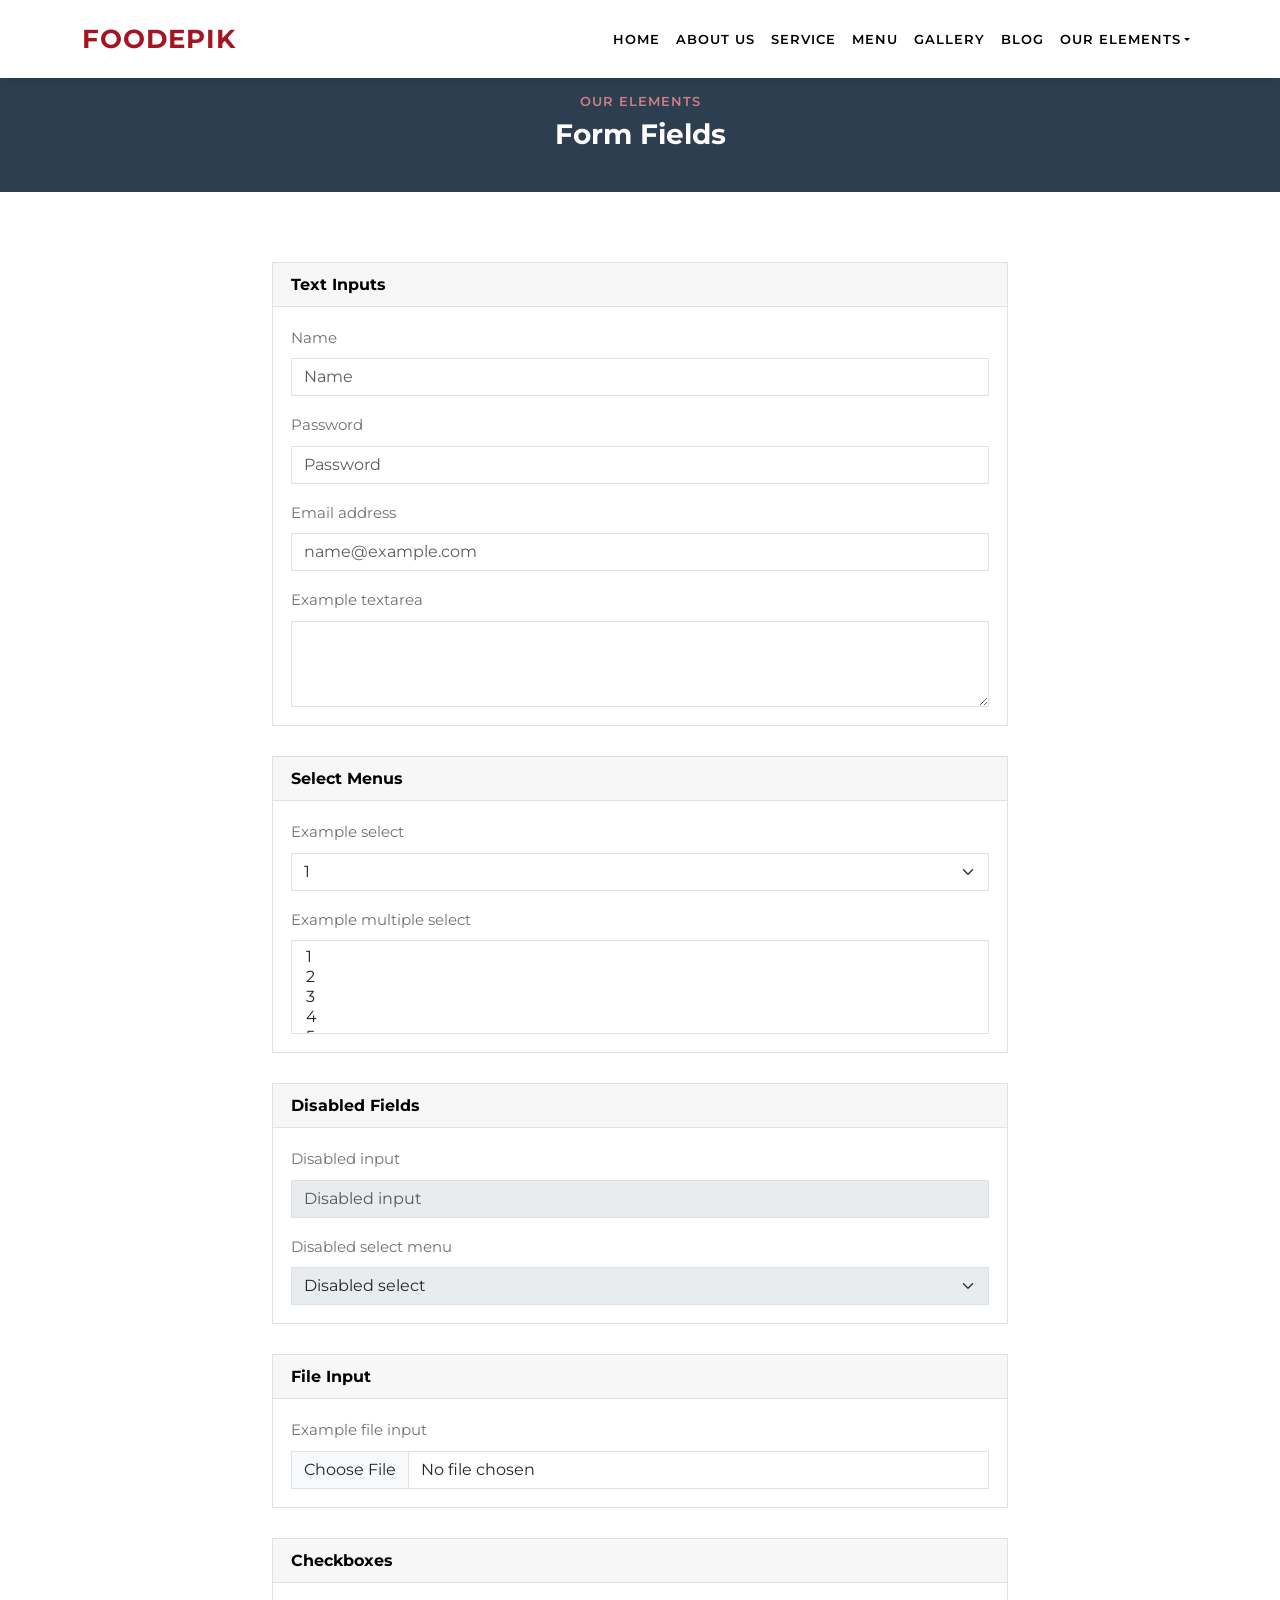
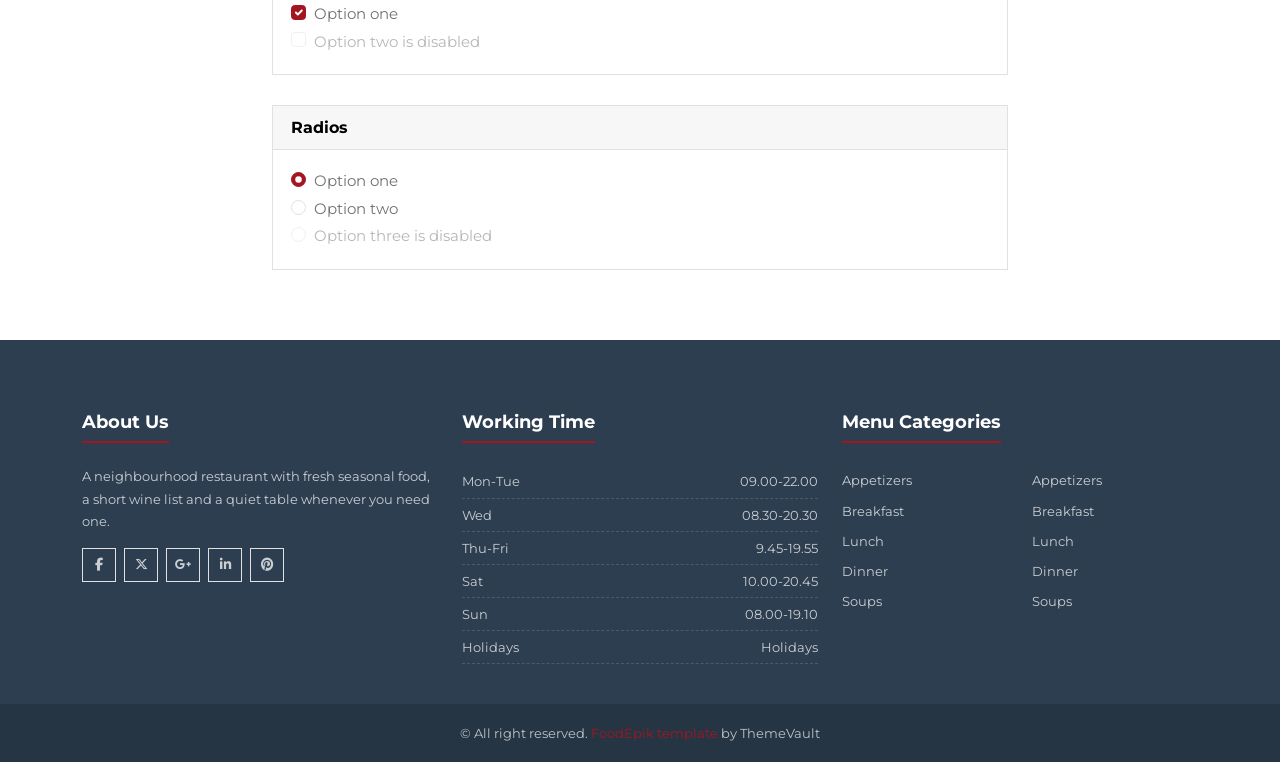
<file: form-fields.html>
<!--
Template Name: FoodEpik (v2.0)
File Name: form-fields.html
Author Name: ThemeVault
Author URI: https://www.themevault.net/
License URI: https://www.themevault.net/license/
-->
<!DOCTYPE html>
<html lang="en">
<head>
    <meta charset="utf-8">
    <meta name="viewport" content="width=device-width, initial-scale=1">
    <title>FoodEpik — Form Fields UI Element</title>
    <meta name="description" content="Form field reference for the FoodEpik template — Bootstrap 5 text inputs, selects, textarea, file input, checkboxes and radios in the FoodEpik design.">
    <link rel="icon" href="images/favicon.png">
    <link rel="stylesheet" href="css/bootstrap.min.css">
    <link rel="stylesheet" href="css/fontawesome.min.css">
    <link rel="stylesheet" href="css/style.css">
</head>
<body>

<!-- Color theme switcher -->
<div class="fe-switcher" id="fe-switcher">
    <button type="button" class="fe-switcher-toggle" aria-expanded="false" aria-controls="fe-switcher-panel" aria-label="Choose color theme">
        <i class="fa-solid fa-palette" aria-hidden="true"></i>
    </button>
    <div class="fe-switcher-panel" id="fe-switcher-panel">
        <button type="button" class="fe-swatch-tamarillo" data-fe-theme="tamarillo" aria-label="Tamarillo red theme"></button>
        <button type="button" class="fe-swatch-pomegranate" data-fe-theme="pomegranate" aria-label="Pomegranate orange-red theme"></button>
        <button type="button" class="fe-swatch-hot-cinnamon" data-fe-theme="hot-cinnamon" aria-label="Hot cinnamon orange theme"></button>
        <button type="button" class="fe-swatch-egg-blue" data-fe-theme="egg-blue" aria-label="Egg blue teal theme"></button>
        <button type="button" class="fe-swatch-west-side" data-fe-theme="west-side" aria-label="West side amber theme"></button>
        <button type="button" class="fe-swatch-dark-green" data-fe-theme="dark-green" aria-label="Dark green theme"></button>
    </div>
</div>

<!-- Header -->
<header data-section="header">
    <nav id="mainNav" class="navbar navbar-expand-lg fixed-top fe-navbar" aria-label="Main navigation">
        <div class="container">
            <a href="index.html" class="navbar-brand">FOOdEPIK</a>
            <button class="navbar-toggler" type="button" data-bs-toggle="collapse" data-bs-target="#feNavbar" aria-controls="feNavbar" aria-expanded="false" aria-label="Toggle navigation">
                <span class="navbar-toggler-icon"></span>
            </button>
            <div class="collapse navbar-collapse justify-content-end" id="feNavbar">
                <ul class="navbar-nav text-center">
                    <li class="nav-item"><a class="nav-link" href="index.html">Home</a></li>
                    <li class="nav-item"><a class="nav-link" href="index.html#about">About Us</a></li>
                    <li class="nav-item"><a class="nav-link" href="index.html#services">Service</a></li>
                    <li class="nav-item"><a class="nav-link" href="index.html#menu">Menu</a></li>
                    <li class="nav-item"><a class="nav-link" href="index.html#gallery">Gallery</a></li>
                    <li class="nav-item"><a class="nav-link" href="index.html#blog">Blog</a></li>
                    <li class="nav-item dropdown">
                        <a class="nav-link dropdown-toggle" href="#" role="button" data-bs-toggle="dropdown" aria-expanded="false">Our Elements</a>
                        <ul class="dropdown-menu dropdown-menu-end">
                            <li><a class="dropdown-item" href="accordions.html"><i class="fa-solid fa-circle-plus" aria-hidden="true"></i>Accordions</a></li>
                            <li><a class="dropdown-item" href="alerts.html"><i class="fa-solid fa-bell" aria-hidden="true"></i>Alert</a></li>
                            <li><a class="dropdown-item" href="buttons.html"><i class="fa-solid fa-link" aria-hidden="true"></i>Button</a></li>
                            <li><a class="dropdown-item active" aria-current="page" href="form-fields.html"><i class="fa-solid fa-align-justify" aria-hidden="true"></i>Form Field</a></li>
                            <li><a class="dropdown-item" href="grid.html"><i class="fa-solid fa-table-cells" aria-hidden="true"></i>Grid</a></li>
                            <li><a class="dropdown-item" href="icons.html"><i class="fa-solid fa-heart" aria-hidden="true"></i>Icons</a></li>
                            <li><a class="dropdown-item" href="message.html"><i class="fa-solid fa-comment" aria-hidden="true"></i>Message</a></li>
                            <li><a class="dropdown-item" href="tab.html"><i class="fa-solid fa-table-columns" aria-hidden="true"></i>Tab</a></li>
                            <li><a class="dropdown-item" href="typography.html"><i class="fa-solid fa-font" aria-hidden="true"></i>Typography</a></li>
                        </ul>
                    </li>
                </ul>
            </div>
        </div>
    </nav>
</header>

<main>
<!-- Page head -->
<div data-section="page-head" class="fe-page-head">
    <div class="container">
        <span class="fe-kicker">Our Elements</span>
        <h1>Form Fields</h1>
    </div>
</div>
<div data-section="content" class="fe-section">
    <div class="container">
        <div class="row justify-content-center">
            <div class="col-md-8">

                <!-- Text inputs -->
                <div class="fe-kit-block">
                    <div class="fe-kit-block-head"><h2>Text Inputs</h2></div>
                    <div class="fe-kit-block-body">
                        <div class="mb-3">
                            <label for="fieldName" class="form-label">Name</label>
                            <input type="text" class="form-control" id="fieldName" placeholder="Name">
                        </div>
                        <div class="mb-3">
                            <label for="fieldPassword" class="form-label">Password</label>
                            <input type="password" class="form-control" id="fieldPassword" placeholder="Password" autocomplete="new-password">
                        </div>
                        <div class="mb-3">
                            <label for="fieldEmail" class="form-label">Email address</label>
                            <input type="email" class="form-control" id="fieldEmail" placeholder="name@example.com">
                        </div>
                        <div class="mb-0">
                            <label for="fieldTextarea" class="form-label">Example textarea</label>
                            <textarea class="form-control" id="fieldTextarea" rows="3"></textarea>
                        </div>
                    </div>
                </div>

                <!-- Selects -->
                <div class="fe-kit-block">
                    <div class="fe-kit-block-head"><h2>Select Menus</h2></div>
                    <div class="fe-kit-block-body">
                        <div class="mb-3">
                            <label for="fieldSelect" class="form-label">Example select</label>
                            <select class="form-select" id="fieldSelect">
                                <option>1</option>
                                <option>2</option>
                                <option>3</option>
                                <option>4</option>
                                <option>5</option>
                            </select>
                        </div>
                        <div class="mb-0">
                            <label for="fieldMultiSelect" class="form-label">Example multiple select</label>
                            <select multiple class="form-select" id="fieldMultiSelect">
                                <option>1</option>
                                <option>2</option>
                                <option>3</option>
                                <option>4</option>
                                <option>5</option>
                            </select>
                        </div>
                    </div>
                </div>

                <!-- Disabled fields -->
                <div class="fe-kit-block">
                    <div class="fe-kit-block-head"><h2>Disabled Fields</h2></div>
                    <div class="fe-kit-block-body">
                        <fieldset disabled>
                            <div class="mb-3">
                                <label for="disabledTextInput" class="form-label">Disabled input</label>
                                <input type="text" id="disabledTextInput" class="form-control" placeholder="Disabled input">
                            </div>
                            <div class="mb-0">
                                <label for="disabledSelect" class="form-label">Disabled select menu</label>
                                <select id="disabledSelect" class="form-select">
                                    <option>Disabled select</option>
                                </select>
                            </div>
                        </fieldset>
                    </div>
                </div>

                <!-- File input -->
                <div class="fe-kit-block">
                    <div class="fe-kit-block-head"><h2>File Input</h2></div>
                    <div class="fe-kit-block-body">
                        <div class="mb-0">
                            <label for="fieldFile" class="form-label">Example file input</label>
                            <input type="file" class="form-control" id="fieldFile">
                        </div>
                    </div>
                </div>

                <!-- Checkboxes -->
                <div class="fe-kit-block">
                    <div class="fe-kit-block-head"><h2>Checkboxes</h2></div>
                    <div class="fe-kit-block-body">
                        <div class="form-check">
                            <input class="form-check-input" type="checkbox" value="" id="checkOne" checked>
                            <label class="form-check-label" for="checkOne">Option one</label>
                        </div>
                        <div class="form-check">
                            <input class="form-check-input" type="checkbox" value="" id="checkTwo" disabled>
                            <label class="form-check-label" for="checkTwo">Option two is disabled</label>
                        </div>
                    </div>
                </div>

                <!-- Radios -->
                <div class="fe-kit-block mb-0">
                    <div class="fe-kit-block-head"><h2>Radios</h2></div>
                    <div class="fe-kit-block-body">
                        <div class="form-check">
                            <input class="form-check-input" type="radio" name="exampleRadios" id="exampleRadios1" value="option1" checked>
                            <label class="form-check-label" for="exampleRadios1">Option one</label>
                        </div>
                        <div class="form-check">
                            <input class="form-check-input" type="radio" name="exampleRadios" id="exampleRadios2" value="option2">
                            <label class="form-check-label" for="exampleRadios2">Option two</label>
                        </div>
                        <div class="form-check">
                            <input class="form-check-input" type="radio" name="exampleRadios" id="exampleRadios3" value="option3" disabled>
                            <label class="form-check-label" for="exampleRadios3">Option three is disabled</label>
                        </div>
                    </div>
                </div>

            </div>
        </div>
    </div>

    
</div>
</main>

<!-- Footer -->
<footer data-section="footer" id="foodfooter" class="fe-footer">
    <div class="container">
        <div class="row gy-4">
            <div class="col-md-4">
                <h2>About Us</h2>
                <p>A neighbourhood restaurant with fresh seasonal food, a short wine list and a quiet table whenever you need one.</p>
                <div class="fe-social justify-content-start">
                    <a href="#" aria-label="FoodEpik on Facebook"><i class="fa-brands fa-facebook-f" aria-hidden="true"></i></a>
                    <a href="#" aria-label="FoodEpik on X (Twitter)"><i class="fa-brands fa-x-twitter" aria-hidden="true"></i></a>
                    <a href="#" aria-label="FoodEpik on Google"><i class="fa-brands fa-google-plus-g" aria-hidden="true"></i></a>
                    <a href="#" aria-label="FoodEpik on LinkedIn"><i class="fa-brands fa-linkedin-in" aria-hidden="true"></i></a>
                    <a href="#" aria-label="FoodEpik on Pinterest"><i class="fa-brands fa-pinterest" aria-hidden="true"></i></a>
                </div>
            </div>
            <div class="col-md-4">
                <h2>Working Time</h2>
                <div class="fe-hours"><span>Mon-Tue</span><span>09.00-22.00</span></div>
                <div class="fe-hours"><span>Wed</span><span>08.30-20.30</span></div>
                <div class="fe-hours"><span>Thu-Fri</span><span>9.45-19.55</span></div>
                <div class="fe-hours"><span>Sat</span><span>10.00-20.45</span></div>
                <div class="fe-hours"><span>Sun</span><span>08.00-19.10</span></div>
                <div class="fe-hours"><span>Holidays</span><span>Holidays</span></div>
            </div>
            <div class="col-md-4">
                <h2>Menu Categories</h2>
                <div class="row">
                    <div class="col-6">
                        <ul>
                            <li><a href="menu.html">Appetizers</a></li>
                            <li><a href="menu.html">Breakfast</a></li>
                            <li><a href="menu.html">Lunch</a></li>
                            <li><a href="menu.html">Dinner</a></li>
                            <li><a href="menu.html">Soups</a></li>
                        </ul>
                    </div>
                    <div class="col-6">
                        <ul>
                            <li><a href="menu.html">Appetizers</a></li>
                            <li><a href="menu.html">Breakfast</a></li>
                            <li><a href="menu.html">Lunch</a></li>
                            <li><a href="menu.html">Dinner</a></li>
                            <li><a href="menu.html">Soups</a></li>
                        </ul>
                    </div>
                </div>
            </div>
        </div>
    </div>
</footer>

<div class="fe-backlink">
    <div class="container">
        <!--Do not remove Backlink from footer of the template. To remove it you can purchase the Backlink !-->
        <p class="mb-0">&copy; All right reserved.  <a href="https://www.themevault.net/foodepik-online-food-ordering-template-free" target="_blank" rel="noopener">FoodEpik template</a> by ThemeVault</p>
    </div>
</div>

<button id="fe-back-to-top" type="button" aria-label="Back to top"><i class="fa-solid fa-angles-up" aria-hidden="true"></i></button>

<script src="js/bootstrap.bundle.min.js" defer></script>
<script src="js/main.js" defer></script>
</body>
</html>
</file>
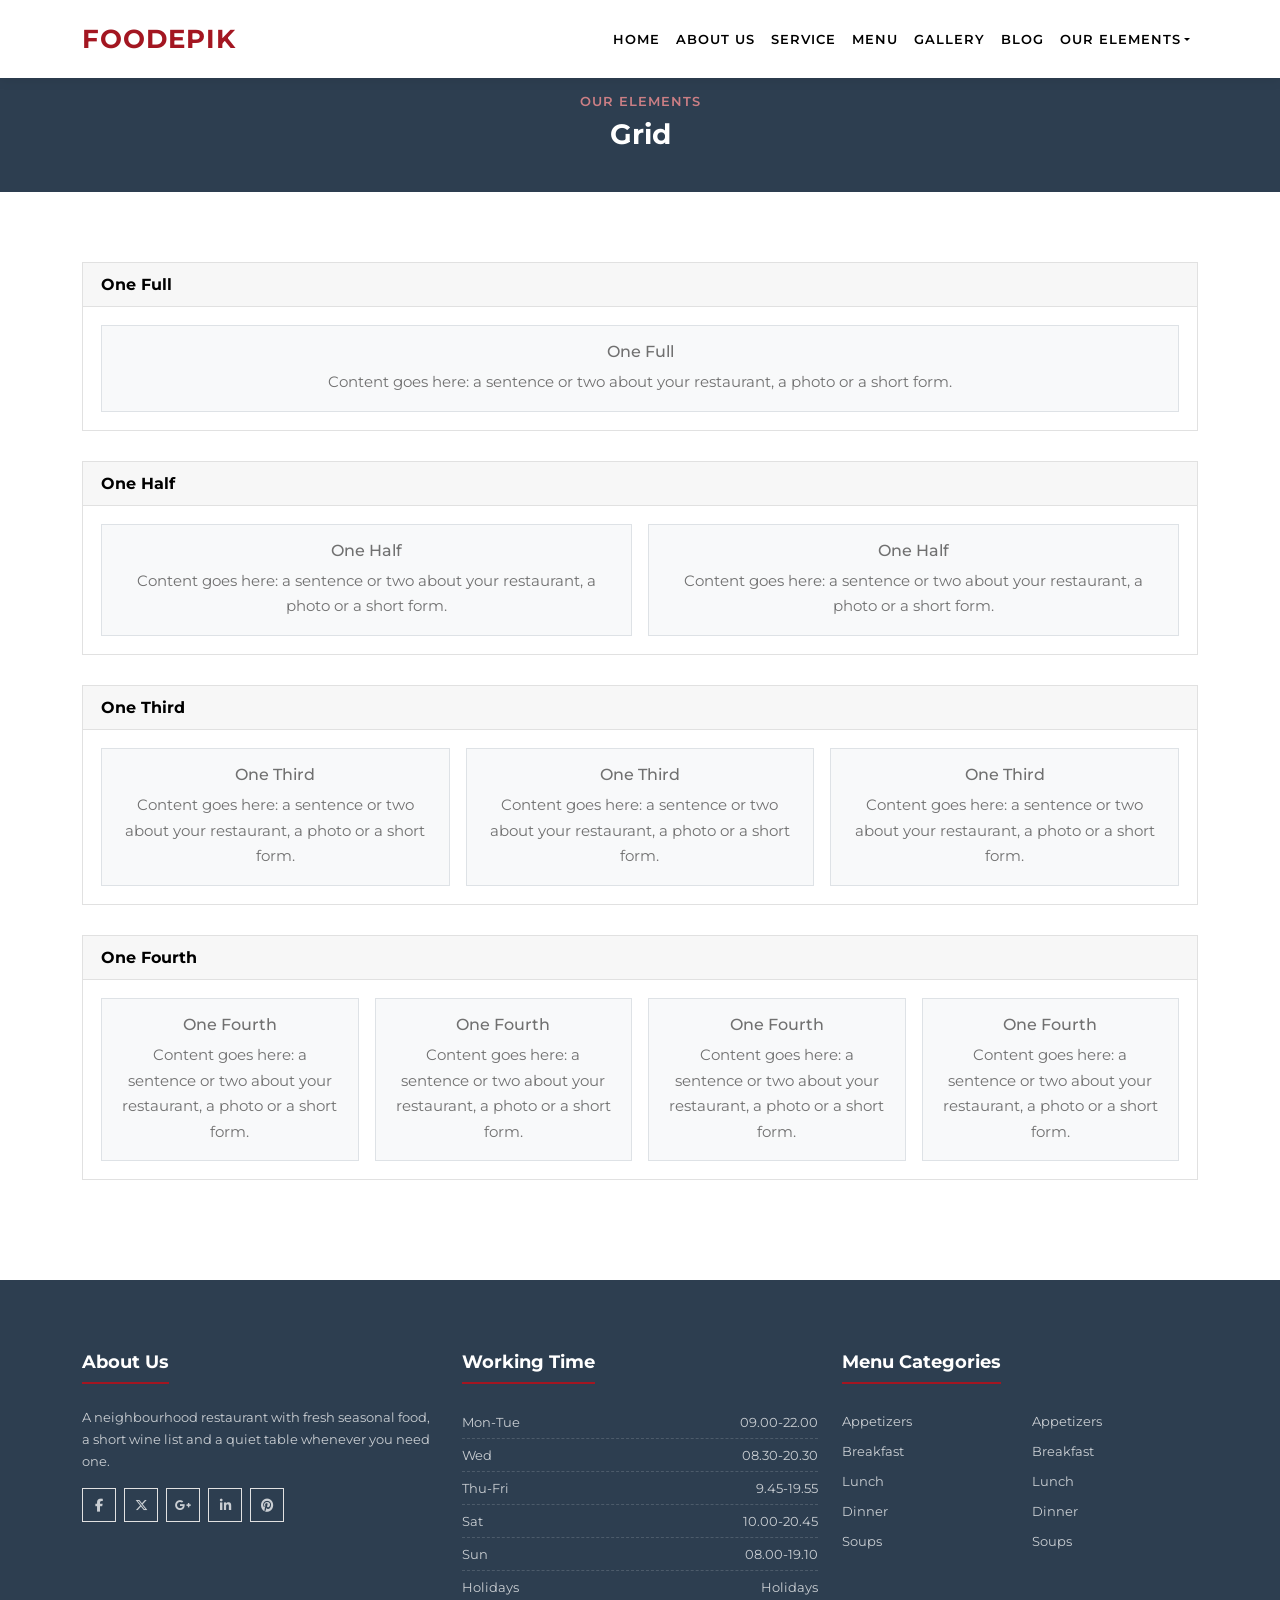
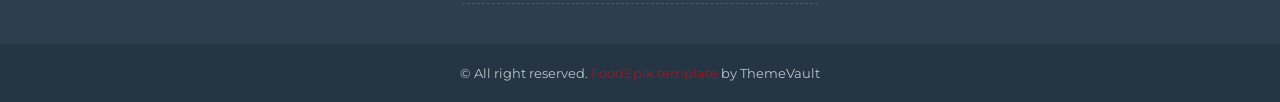
<file: grid.html>
<!--
Template Name: FoodEpik (v2.0)
File Name: grid.html
Author Name: ThemeVault
Author URI: https://www.themevault.net/
License URI: https://www.themevault.net/license/
-->
<!DOCTYPE html>
<html lang="en">
<head>
    <meta charset="utf-8">
    <meta name="viewport" content="width=device-width, initial-scale=1">
    <title>FoodEpik — Grid UI Element</title>
    <meta name="description" content="Grid system reference for the FoodEpik restaurant template — full, half, third and quarter column layouts built on the Bootstrap 5.3 grid.">
    <link rel="icon" href="images/favicon.png">
    <link rel="stylesheet" href="css/bootstrap.min.css">
    <link rel="stylesheet" href="css/fontawesome.min.css">
    <link rel="stylesheet" href="css/style.css">
</head>
<body>

<!-- Color theme switcher -->
<div class="fe-switcher" id="fe-switcher">
    <button type="button" class="fe-switcher-toggle" aria-expanded="false" aria-controls="fe-switcher-panel" aria-label="Choose color theme">
        <i class="fa-solid fa-palette" aria-hidden="true"></i>
    </button>
    <div class="fe-switcher-panel" id="fe-switcher-panel">
        <button type="button" class="fe-swatch-tamarillo" data-fe-theme="tamarillo" aria-label="Tamarillo red theme"></button>
        <button type="button" class="fe-swatch-pomegranate" data-fe-theme="pomegranate" aria-label="Pomegranate orange-red theme"></button>
        <button type="button" class="fe-swatch-hot-cinnamon" data-fe-theme="hot-cinnamon" aria-label="Hot cinnamon orange theme"></button>
        <button type="button" class="fe-swatch-egg-blue" data-fe-theme="egg-blue" aria-label="Egg blue teal theme"></button>
        <button type="button" class="fe-swatch-west-side" data-fe-theme="west-side" aria-label="West side amber theme"></button>
        <button type="button" class="fe-swatch-dark-green" data-fe-theme="dark-green" aria-label="Dark green theme"></button>
    </div>
</div>

<!-- Header -->
<header data-section="header">
    <nav id="mainNav" class="navbar navbar-expand-lg fixed-top fe-navbar" aria-label="Main navigation">
        <div class="container">
            <a href="index.html" class="navbar-brand">FOOdEPIK</a>
            <button class="navbar-toggler" type="button" data-bs-toggle="collapse" data-bs-target="#feNavbar" aria-controls="feNavbar" aria-expanded="false" aria-label="Toggle navigation">
                <span class="navbar-toggler-icon"></span>
            </button>
            <div class="collapse navbar-collapse justify-content-end" id="feNavbar">
                <ul class="navbar-nav text-center">
                    <li class="nav-item"><a class="nav-link" href="index.html">Home</a></li>
                    <li class="nav-item"><a class="nav-link" href="index.html#about">About Us</a></li>
                    <li class="nav-item"><a class="nav-link" href="index.html#services">Service</a></li>
                    <li class="nav-item"><a class="nav-link" href="index.html#menu">Menu</a></li>
                    <li class="nav-item"><a class="nav-link" href="index.html#gallery">Gallery</a></li>
                    <li class="nav-item"><a class="nav-link" href="index.html#blog">Blog</a></li>
                    <li class="nav-item dropdown">
                        <a class="nav-link dropdown-toggle" href="#" role="button" data-bs-toggle="dropdown" aria-expanded="false">Our Elements</a>
                        <ul class="dropdown-menu dropdown-menu-end">
                            <li><a class="dropdown-item" href="accordions.html"><i class="fa-solid fa-circle-plus" aria-hidden="true"></i>Accordions</a></li>
                            <li><a class="dropdown-item" href="alerts.html"><i class="fa-solid fa-bell" aria-hidden="true"></i>Alert</a></li>
                            <li><a class="dropdown-item" href="buttons.html"><i class="fa-solid fa-link" aria-hidden="true"></i>Button</a></li>
                            <li><a class="dropdown-item" href="form-fields.html"><i class="fa-solid fa-align-justify" aria-hidden="true"></i>Form Field</a></li>
                            <li><a class="dropdown-item active" href="grid.html" aria-current="page"><i class="fa-solid fa-table-cells" aria-hidden="true"></i>Grid</a></li>
                            <li><a class="dropdown-item" href="icons.html"><i class="fa-solid fa-heart" aria-hidden="true"></i>Icons</a></li>
                            <li><a class="dropdown-item" href="message.html"><i class="fa-solid fa-comment" aria-hidden="true"></i>Message</a></li>
                            <li><a class="dropdown-item" href="tab.html"><i class="fa-solid fa-table-columns" aria-hidden="true"></i>Tab</a></li>
                            <li><a class="dropdown-item" href="typography.html"><i class="fa-solid fa-font" aria-hidden="true"></i>Typography</a></li>
                        </ul>
                    </li>
                </ul>
            </div>
        </div>
    </nav>
</header>

<main>
<!-- Page head -->
<div data-section="page-head" class="fe-page-head">
    <div class="container">
        <span class="fe-kicker">Our Elements</span>
        <h1>Grid</h1>
    </div>
</div>
<div data-section="content" class="fe-section">
    <div class="container">

        <!-- One full -->
        <div class="fe-kit-block">
            <div class="fe-kit-block-head">
                <h2>One Full</h2>
            </div>
            <div class="fe-kit-block-body">
                <div class="row g-3">
                    <div class="col-12">
                        <div class="border bg-light p-3 text-center h-100">
                            <h3 class="h6">One Full</h3>
                            <p class="mb-0">Content goes here: a sentence or two about your restaurant, a photo or a short form.</p>
                        </div>
                    </div>
                </div>
            </div>
        </div>

        <!-- One half -->
        <div class="fe-kit-block">
            <div class="fe-kit-block-head">
                <h2>One Half</h2>
            </div>
            <div class="fe-kit-block-body">
                <div class="row g-3">
                    <div class="col-sm-6">
                        <div class="border bg-light p-3 text-center h-100">
                            <h3 class="h6">One Half</h3>
                            <p class="mb-0">Content goes here: a sentence or two about your restaurant, a photo or a short form.</p>
                        </div>
                    </div>
                    <div class="col-sm-6">
                        <div class="border bg-light p-3 text-center h-100">
                            <h3 class="h6">One Half</h3>
                            <p class="mb-0">Content goes here: a sentence or two about your restaurant, a photo or a short form.</p>
                        </div>
                    </div>
                </div>
            </div>
        </div>

        <!-- One third -->
        <div class="fe-kit-block">
            <div class="fe-kit-block-head">
                <h2>One Third</h2>
            </div>
            <div class="fe-kit-block-body">
                <div class="row g-3">
                    <div class="col-sm-4">
                        <div class="border bg-light p-3 text-center h-100">
                            <h3 class="h6">One Third</h3>
                            <p class="mb-0">Content goes here: a sentence or two about your restaurant, a photo or a short form.</p>
                        </div>
                    </div>
                    <div class="col-sm-4">
                        <div class="border bg-light p-3 text-center h-100">
                            <h3 class="h6">One Third</h3>
                            <p class="mb-0">Content goes here: a sentence or two about your restaurant, a photo or a short form.</p>
                        </div>
                    </div>
                    <div class="col-sm-4">
                        <div class="border bg-light p-3 text-center h-100">
                            <h3 class="h6">One Third</h3>
                            <p class="mb-0">Content goes here: a sentence or two about your restaurant, a photo or a short form.</p>
                        </div>
                    </div>
                </div>
            </div>
        </div>

        <!-- One fourth -->
        <div class="fe-kit-block">
            <div class="fe-kit-block-head">
                <h2>One Fourth</h2>
            </div>
            <div class="fe-kit-block-body">
                <div class="row g-3">
                    <div class="col-6 col-sm-3">
                        <div class="border bg-light p-3 text-center h-100">
                            <h3 class="h6">One Fourth</h3>
                            <p class="mb-0">Content goes here: a sentence or two about your restaurant, a photo or a short form.</p>
                        </div>
                    </div>
                    <div class="col-6 col-sm-3">
                        <div class="border bg-light p-3 text-center h-100">
                            <h3 class="h6">One Fourth</h3>
                            <p class="mb-0">Content goes here: a sentence or two about your restaurant, a photo or a short form.</p>
                        </div>
                    </div>
                    <div class="col-6 col-sm-3">
                        <div class="border bg-light p-3 text-center h-100">
                            <h3 class="h6">One Fourth</h3>
                            <p class="mb-0">Content goes here: a sentence or two about your restaurant, a photo or a short form.</p>
                        </div>
                    </div>
                    <div class="col-6 col-sm-3">
                        <div class="border bg-light p-3 text-center h-100">
                            <h3 class="h6">One Fourth</h3>
                            <p class="mb-0">Content goes here: a sentence or two about your restaurant, a photo or a short form.</p>
                        </div>
                    </div>
                </div>
            </div>
        </div>

    </div>
</div>
</main>

<!-- Footer -->
<footer data-section="footer" id="foodfooter" class="fe-footer">
    <div class="container">
        <div class="row gy-4">
            <div class="col-md-4">
                <h2>About Us</h2>
                <p>A neighbourhood restaurant with fresh seasonal food, a short wine list and a quiet table whenever you need one.</p>
                <div class="fe-social justify-content-start">
                    <a href="#" aria-label="FoodEpik on Facebook"><i class="fa-brands fa-facebook-f" aria-hidden="true"></i></a>
                    <a href="#" aria-label="FoodEpik on X (Twitter)"><i class="fa-brands fa-x-twitter" aria-hidden="true"></i></a>
                    <a href="#" aria-label="FoodEpik on Google"><i class="fa-brands fa-google-plus-g" aria-hidden="true"></i></a>
                    <a href="#" aria-label="FoodEpik on LinkedIn"><i class="fa-brands fa-linkedin-in" aria-hidden="true"></i></a>
                    <a href="#" aria-label="FoodEpik on Pinterest"><i class="fa-brands fa-pinterest" aria-hidden="true"></i></a>
                </div>
            </div>
            <div class="col-md-4">
                <h2>Working Time</h2>
                <div class="fe-hours"><span>Mon-Tue</span><span>09.00-22.00</span></div>
                <div class="fe-hours"><span>Wed</span><span>08.30-20.30</span></div>
                <div class="fe-hours"><span>Thu-Fri</span><span>9.45-19.55</span></div>
                <div class="fe-hours"><span>Sat</span><span>10.00-20.45</span></div>
                <div class="fe-hours"><span>Sun</span><span>08.00-19.10</span></div>
                <div class="fe-hours"><span>Holidays</span><span>Holidays</span></div>
            </div>
            <div class="col-md-4">
                <h2>Menu Categories</h2>
                <div class="row">
                    <div class="col-6">
                        <ul>
                            <li><a href="menu.html">Appetizers</a></li>
                            <li><a href="menu.html">Breakfast</a></li>
                            <li><a href="menu.html">Lunch</a></li>
                            <li><a href="menu.html">Dinner</a></li>
                            <li><a href="menu.html">Soups</a></li>
                        </ul>
                    </div>
                    <div class="col-6">
                        <ul>
                            <li><a href="menu.html">Appetizers</a></li>
                            <li><a href="menu.html">Breakfast</a></li>
                            <li><a href="menu.html">Lunch</a></li>
                            <li><a href="menu.html">Dinner</a></li>
                            <li><a href="menu.html">Soups</a></li>
                        </ul>
                    </div>
                </div>
            </div>
        </div>
    </div>
</footer>

<div class="fe-backlink">
    <div class="container">
        <!--Do not remove Backlink from footer of the template. To remove it you can purchase the Backlink !-->
        <p class="mb-0">&copy; All right reserved.  <a href="https://www.themevault.net/foodepik-online-food-ordering-template-free" target="_blank" rel="noopener">FoodEpik template</a> by ThemeVault</p>
    </div>
</div>

<button id="fe-back-to-top" type="button" aria-label="Back to top"><i class="fa-solid fa-angles-up" aria-hidden="true"></i></button>

<script src="js/bootstrap.bundle.min.js" defer></script>
<script src="js/main.js" defer></script>
</body>
</html>
</file>
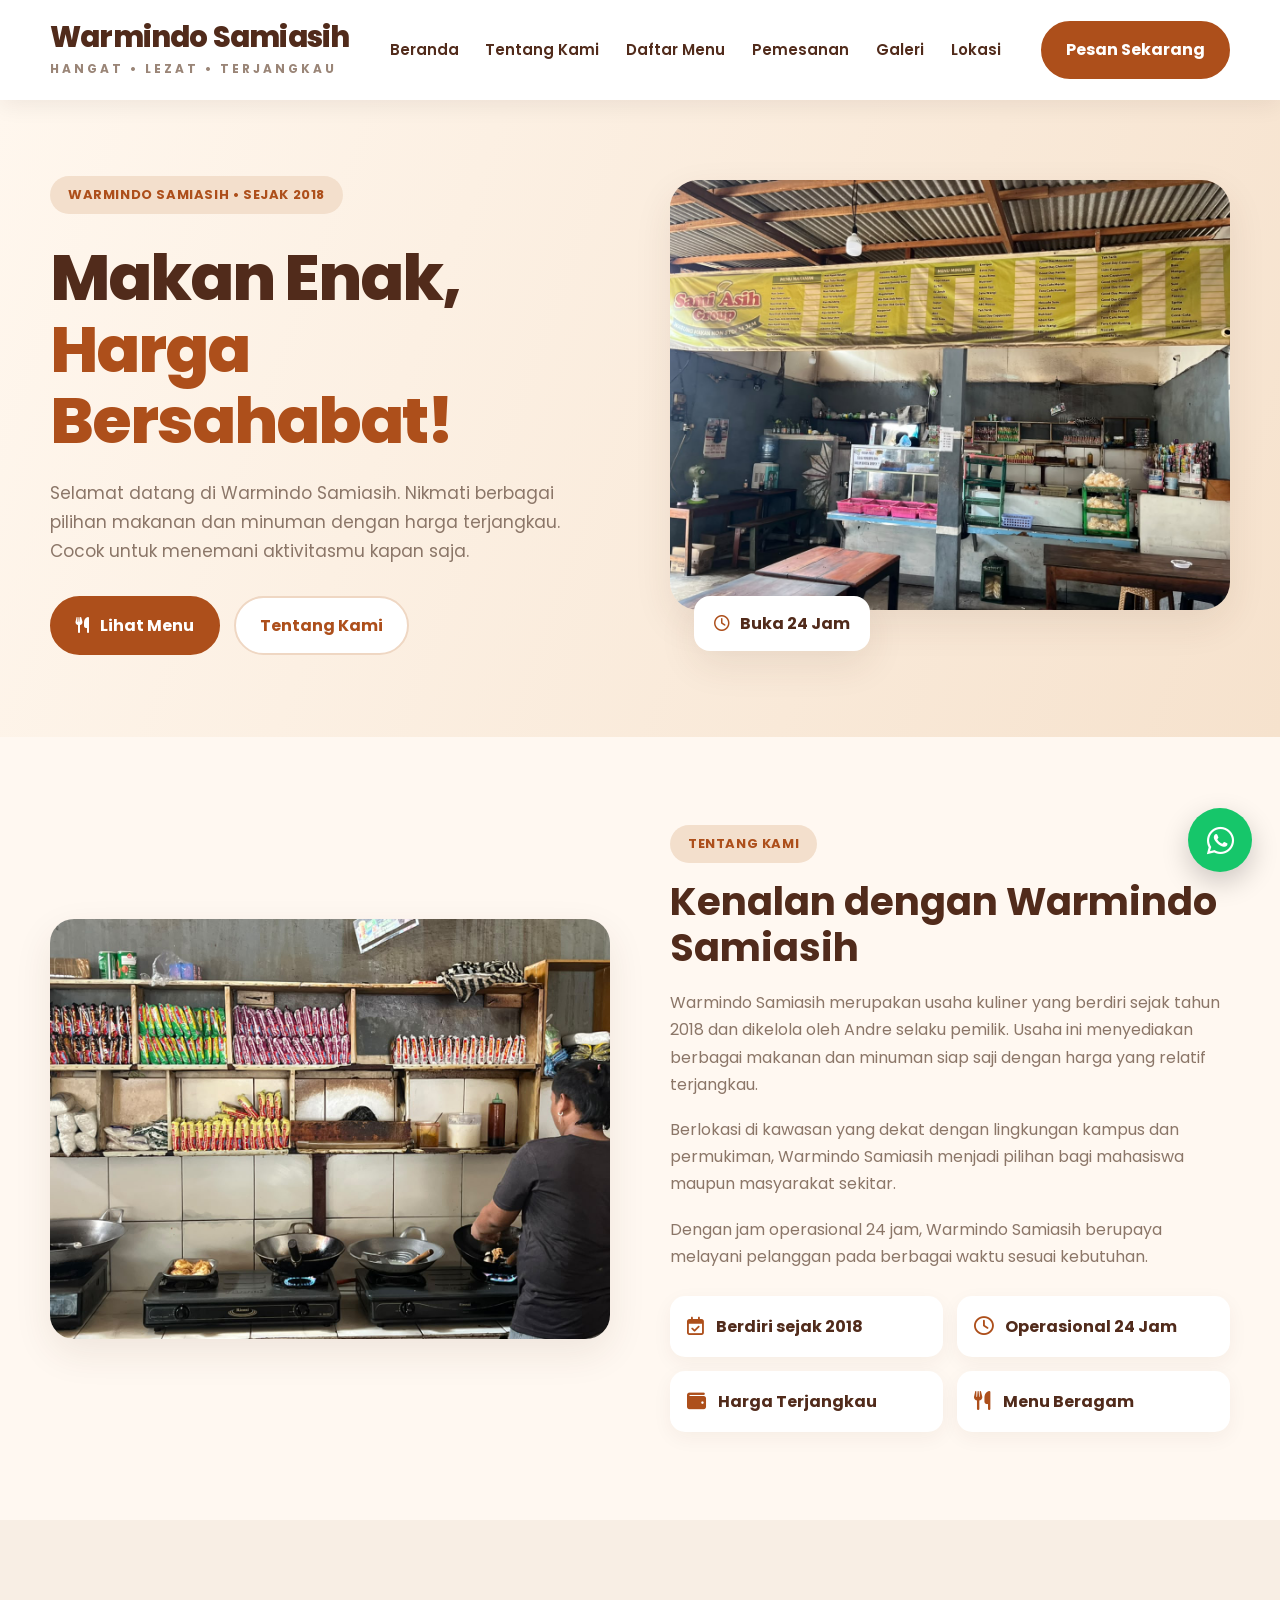
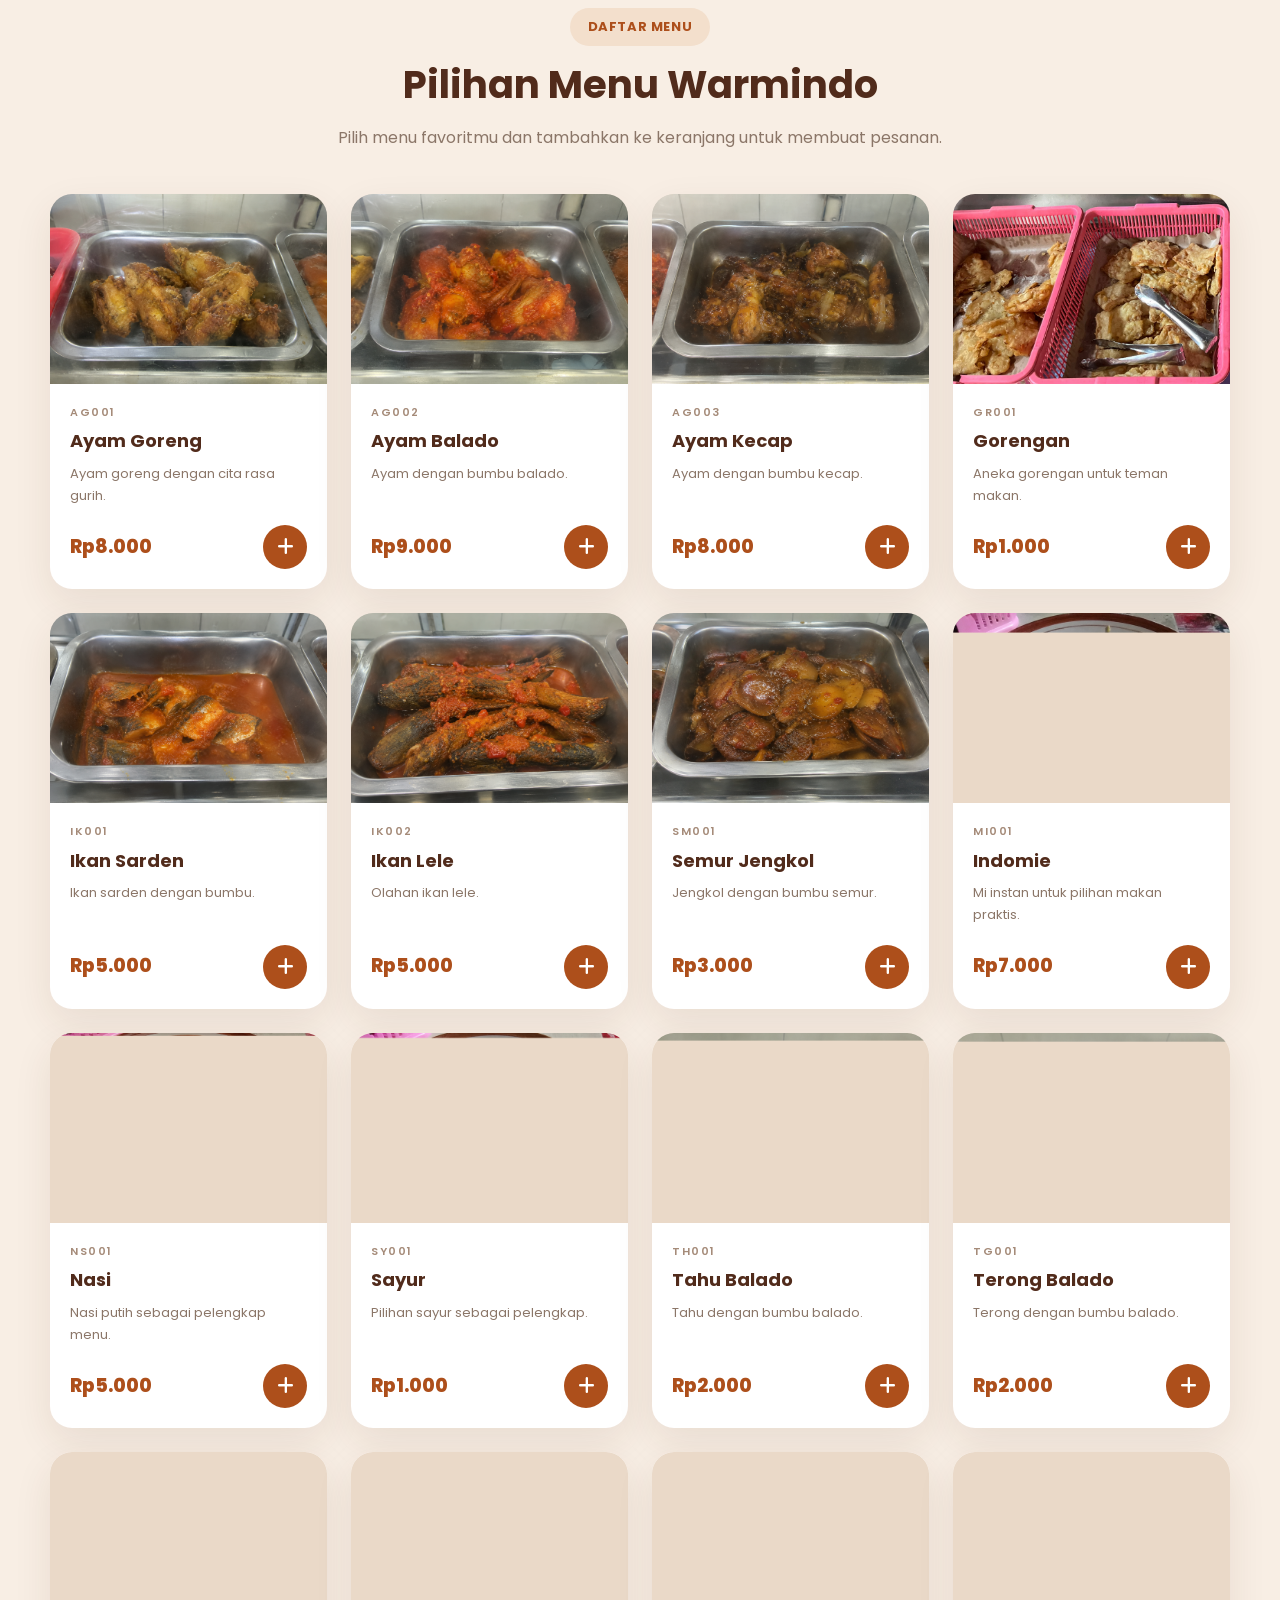
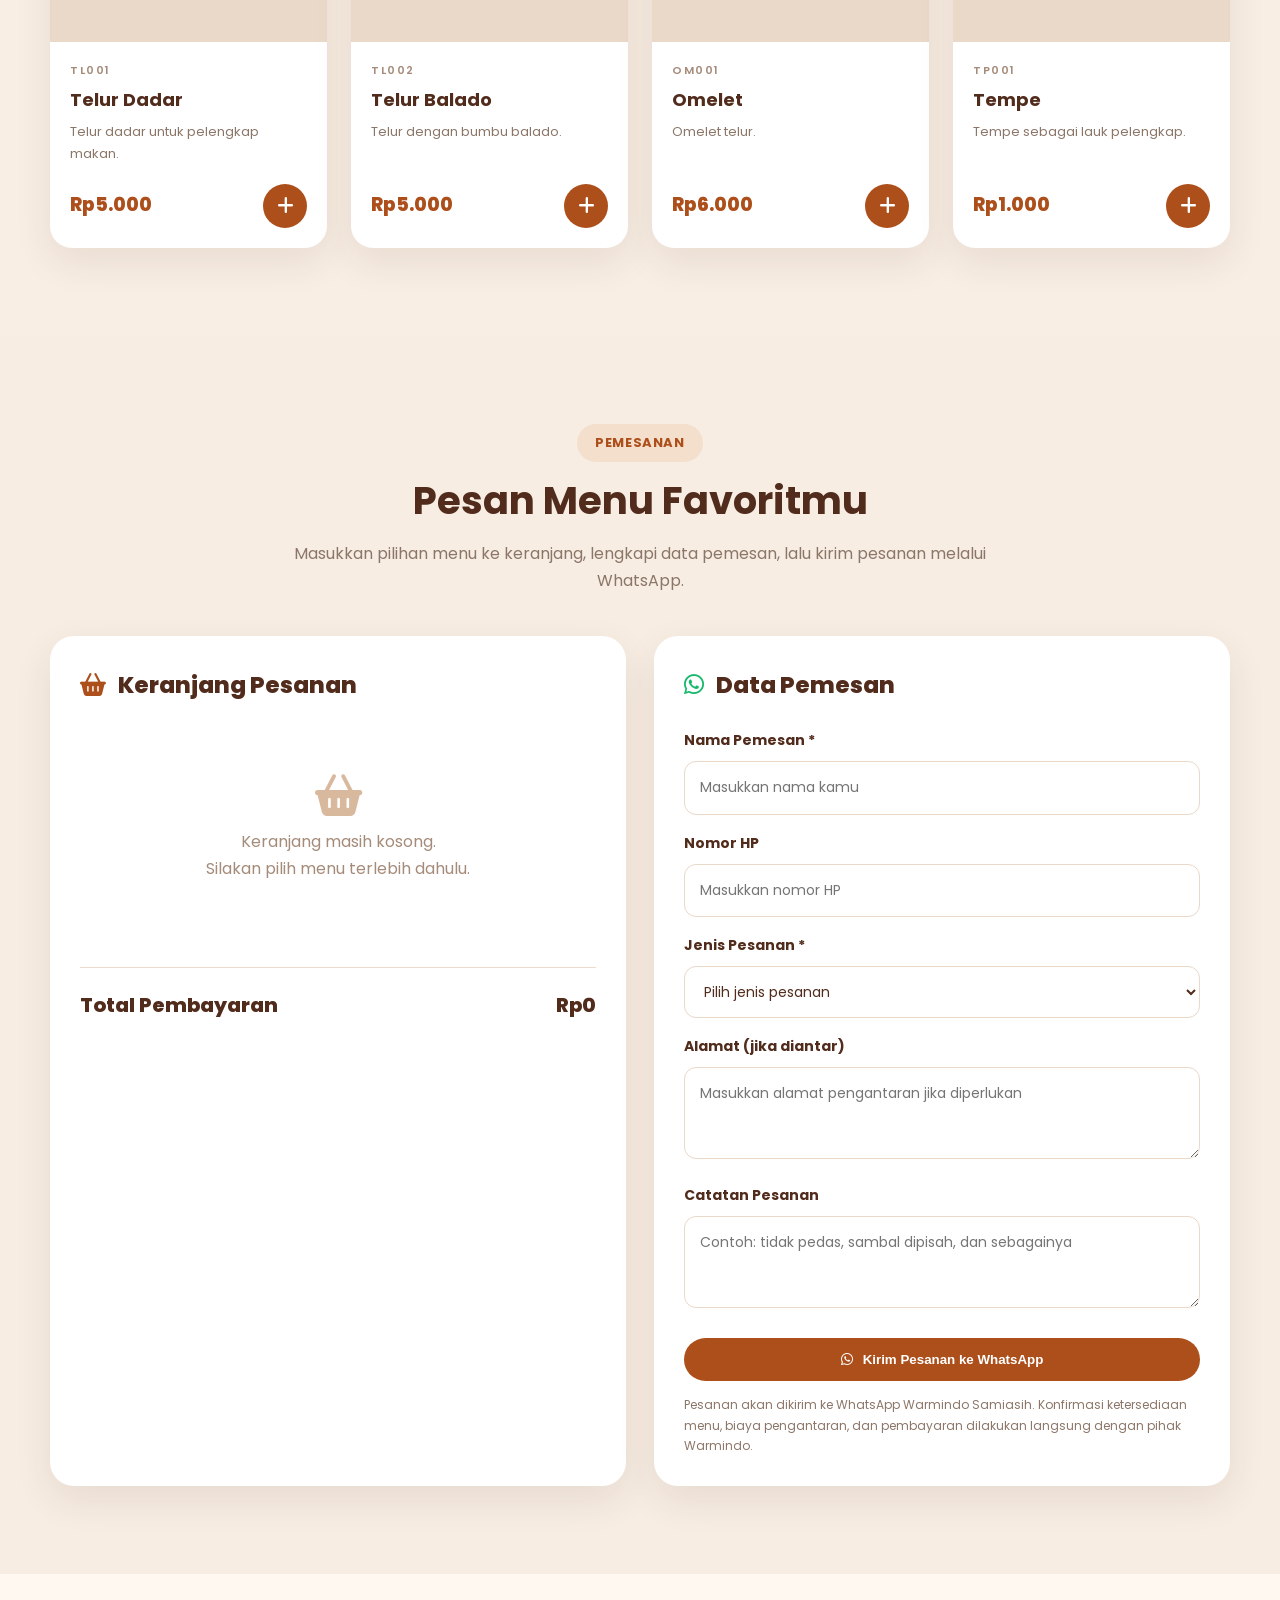
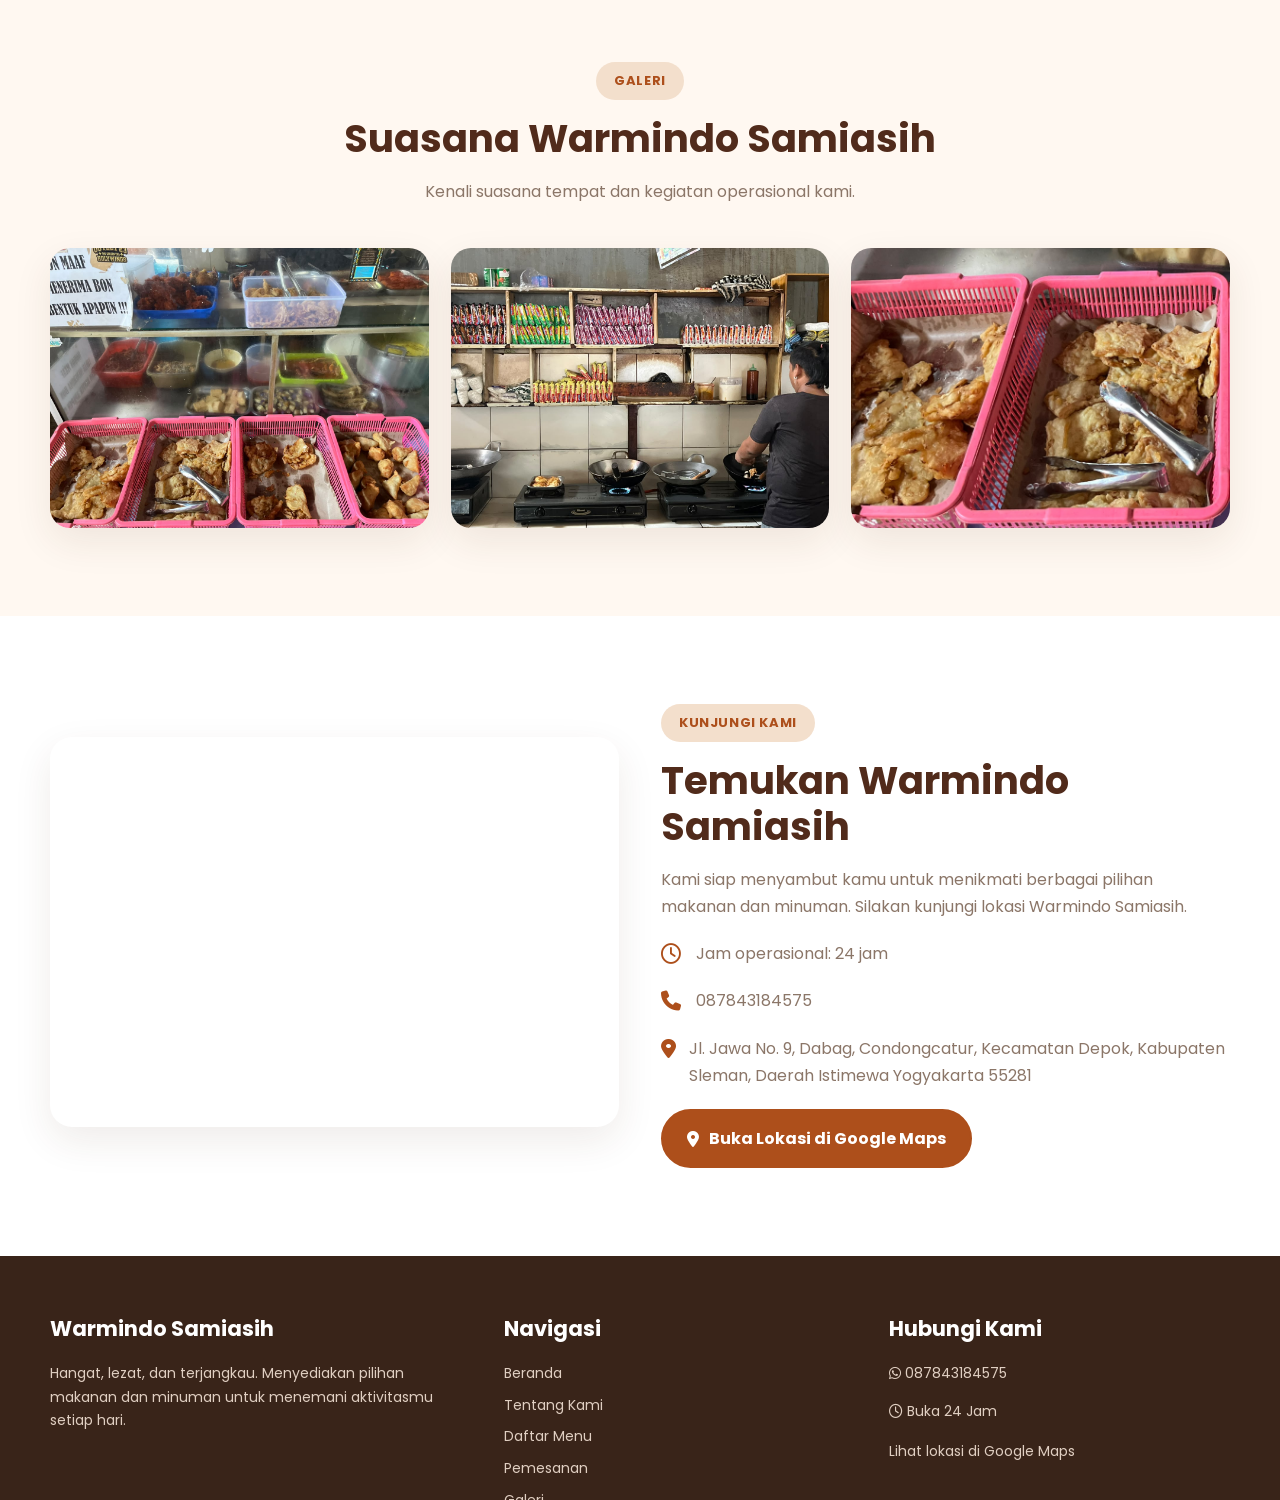
<file: home.html>
<!--
Template Name: FoodEpik (v2.0)
File Name: home.html — kept for backward compatibility; the entry page is now index.html.
Author Name: ThemeVault
Author URI: https://www.themevault.net/
License URI: https://www.themevault.net/license/
-->
<!DOCTYPE html>
<html lang="en">
<head>
    <meta charset="utf-8">
    <meta http-equiv="refresh" content="0; url=index.html">
    <title>FoodEpik — Redirecting</title>
    <meta name="robots" content="noindex">
    <link rel="canonical" href="index.html">
</head>
<body>
    <p>This page has moved. Continue to <a href="index.html">the FoodEpik home page</a>.</p>
</body>
</html>
</file>
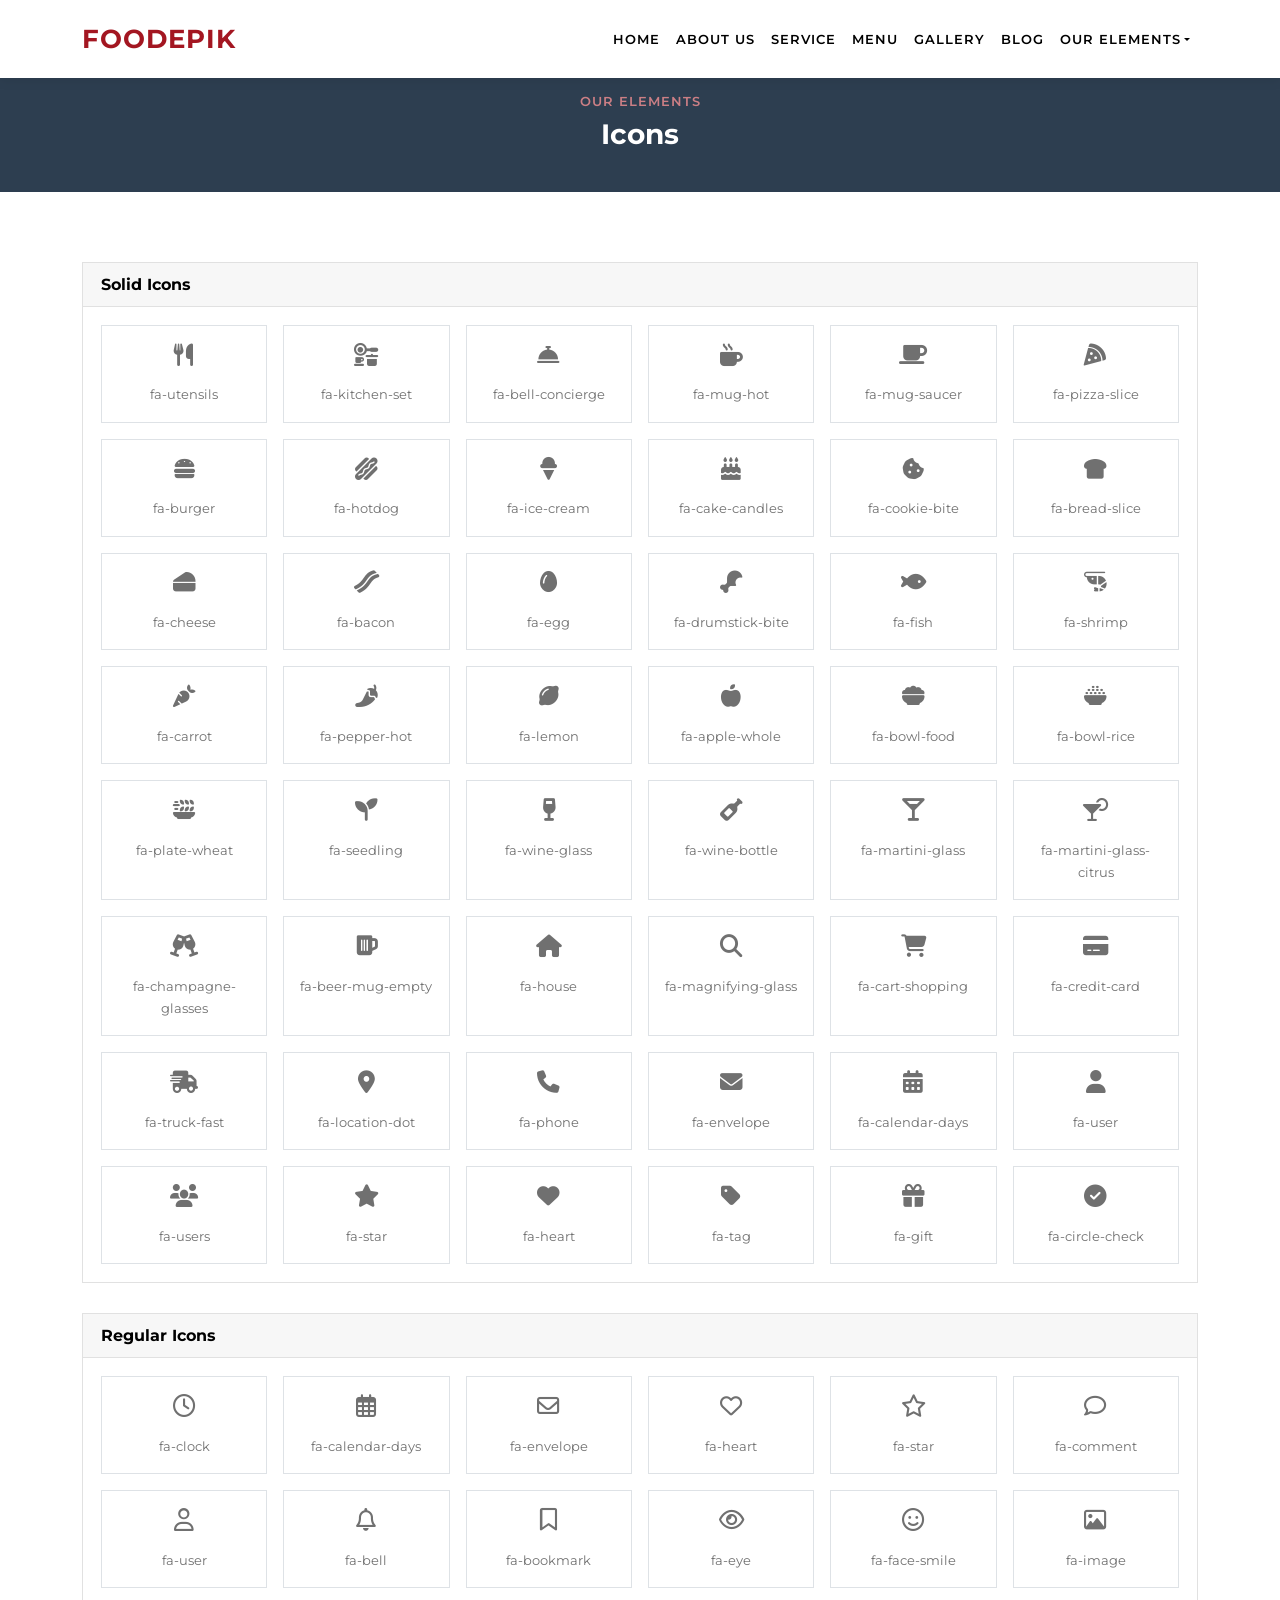
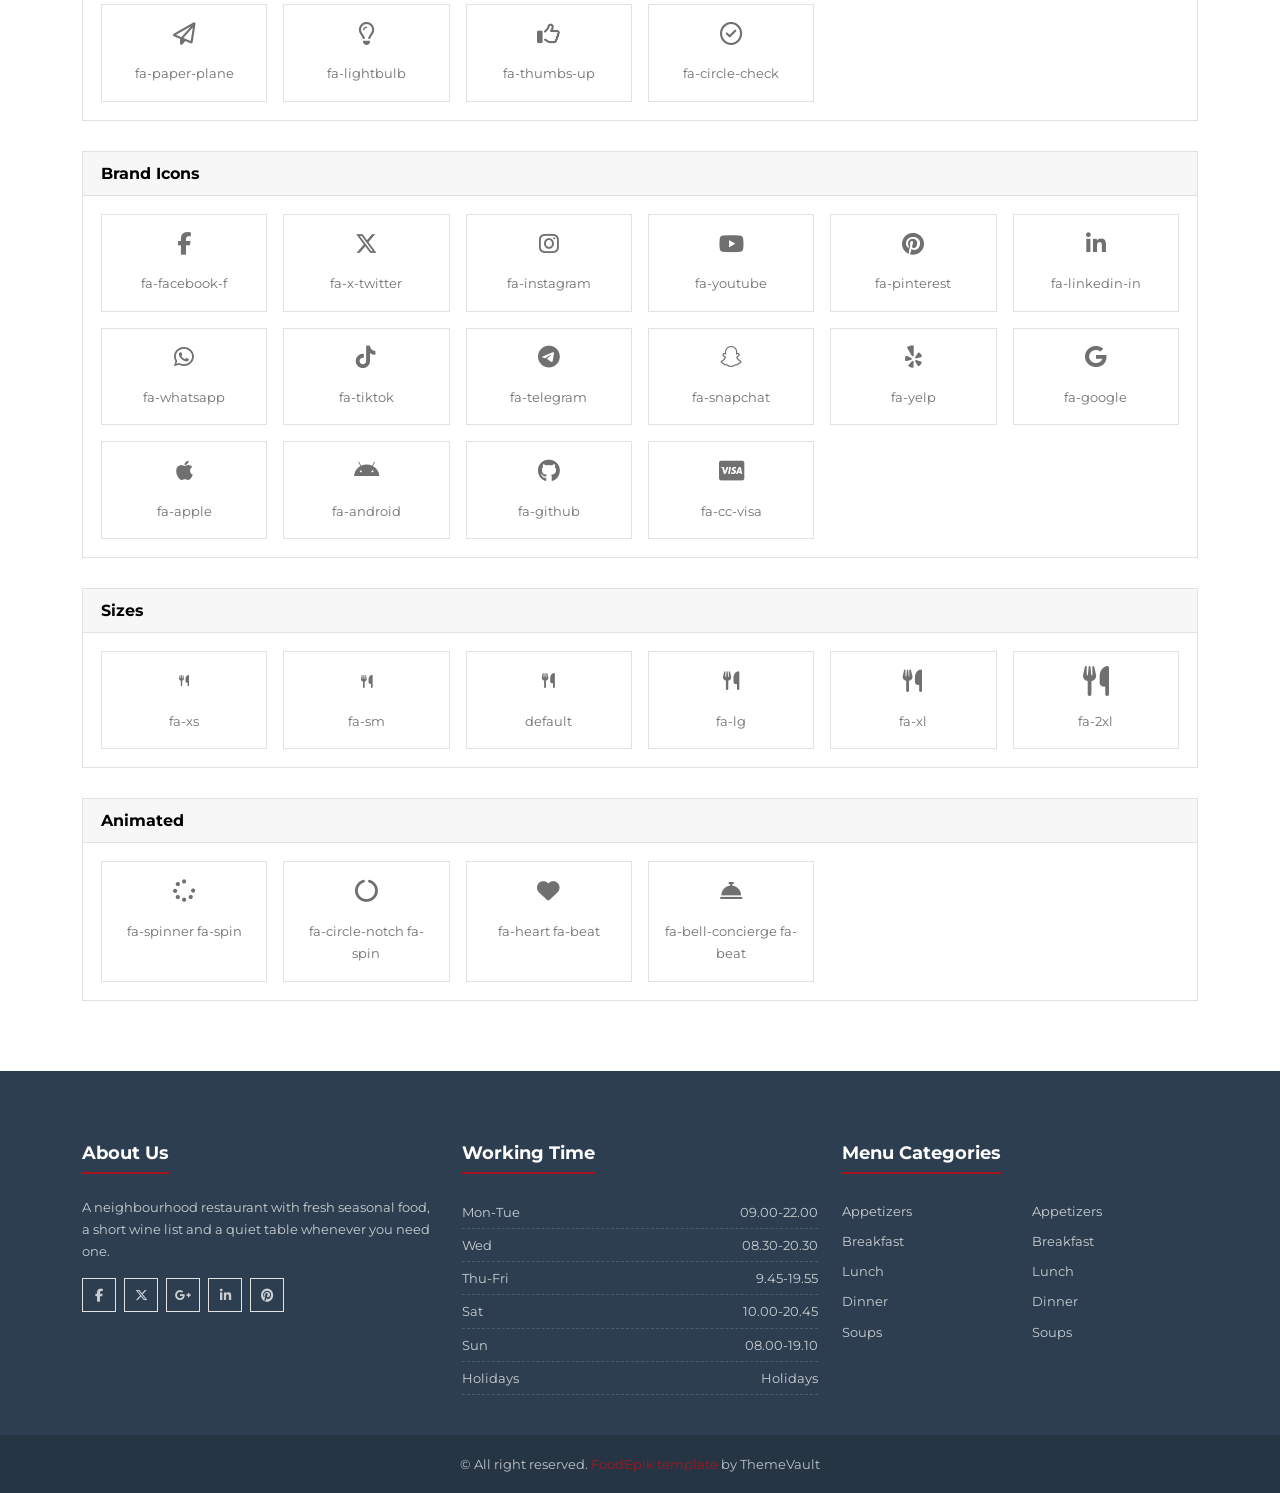
<file: icons.html>
<!--
Template Name: FoodEpik (v2.0)
File Name: icons.html
Author Name: ThemeVault
Author URI: https://www.themevault.net/
License URI: https://www.themevault.net/license/
-->
<!DOCTYPE html>
<html lang="en">
<head>
    <meta charset="utf-8">
    <meta name="viewport" content="width=device-width, initial-scale=1">
    <title>FoodEpik — Icons UI Element</title>
    <meta name="description" content="Font Awesome 6 icon reference for the FoodEpik template — solid, regular and brand icons plus sizing and animation classes.">
    <link rel="icon" href="images/favicon.png">
    <link rel="stylesheet" href="css/bootstrap.min.css">
    <link rel="stylesheet" href="css/fontawesome.min.css">
    <link rel="stylesheet" href="css/style.css">
</head>
<body>

<!-- Color theme switcher -->
<div class="fe-switcher" id="fe-switcher">
    <button type="button" class="fe-switcher-toggle" aria-expanded="false" aria-controls="fe-switcher-panel" aria-label="Choose color theme">
        <i class="fa-solid fa-palette" aria-hidden="true"></i>
    </button>
    <div class="fe-switcher-panel" id="fe-switcher-panel">
        <button type="button" class="fe-swatch-tamarillo" data-fe-theme="tamarillo" aria-label="Tamarillo red theme"></button>
        <button type="button" class="fe-swatch-pomegranate" data-fe-theme="pomegranate" aria-label="Pomegranate orange-red theme"></button>
        <button type="button" class="fe-swatch-hot-cinnamon" data-fe-theme="hot-cinnamon" aria-label="Hot cinnamon orange theme"></button>
        <button type="button" class="fe-swatch-egg-blue" data-fe-theme="egg-blue" aria-label="Egg blue teal theme"></button>
        <button type="button" class="fe-swatch-west-side" data-fe-theme="west-side" aria-label="West side amber theme"></button>
        <button type="button" class="fe-swatch-dark-green" data-fe-theme="dark-green" aria-label="Dark green theme"></button>
    </div>
</div>

<!-- Header -->
<header data-section="header">
    <nav id="mainNav" class="navbar navbar-expand-lg fixed-top fe-navbar" aria-label="Main navigation">
        <div class="container">
            <a href="index.html" class="navbar-brand">FOOdEPIK</a>
            <button class="navbar-toggler" type="button" data-bs-toggle="collapse" data-bs-target="#feNavbar" aria-controls="feNavbar" aria-expanded="false" aria-label="Toggle navigation">
                <span class="navbar-toggler-icon"></span>
            </button>
            <div class="collapse navbar-collapse justify-content-end" id="feNavbar">
                <ul class="navbar-nav text-center">
                    <li class="nav-item"><a class="nav-link" href="index.html">Home</a></li>
                    <li class="nav-item"><a class="nav-link" href="index.html#about">About Us</a></li>
                    <li class="nav-item"><a class="nav-link" href="index.html#services">Service</a></li>
                    <li class="nav-item"><a class="nav-link" href="index.html#menu">Menu</a></li>
                    <li class="nav-item"><a class="nav-link" href="index.html#gallery">Gallery</a></li>
                    <li class="nav-item"><a class="nav-link" href="index.html#blog">Blog</a></li>
                    <li class="nav-item dropdown">
                        <a class="nav-link dropdown-toggle" href="#" role="button" data-bs-toggle="dropdown" aria-expanded="false">Our Elements</a>
                        <ul class="dropdown-menu dropdown-menu-end">
                            <li><a class="dropdown-item" href="accordions.html"><i class="fa-solid fa-circle-plus" aria-hidden="true"></i>Accordions</a></li>
                            <li><a class="dropdown-item" href="alerts.html"><i class="fa-solid fa-bell" aria-hidden="true"></i>Alert</a></li>
                            <li><a class="dropdown-item" href="buttons.html"><i class="fa-solid fa-link" aria-hidden="true"></i>Button</a></li>
                            <li><a class="dropdown-item" href="form-fields.html"><i class="fa-solid fa-align-justify" aria-hidden="true"></i>Form Field</a></li>
                            <li><a class="dropdown-item" href="grid.html"><i class="fa-solid fa-table-cells" aria-hidden="true"></i>Grid</a></li>
                            <li><a class="dropdown-item active" aria-current="page" href="icons.html"><i class="fa-solid fa-heart" aria-hidden="true"></i>Icons</a></li>
                            <li><a class="dropdown-item" href="message.html"><i class="fa-solid fa-comment" aria-hidden="true"></i>Message</a></li>
                            <li><a class="dropdown-item" href="tab.html"><i class="fa-solid fa-table-columns" aria-hidden="true"></i>Tab</a></li>
                            <li><a class="dropdown-item" href="typography.html"><i class="fa-solid fa-font" aria-hidden="true"></i>Typography</a></li>
                        </ul>
                    </li>
                </ul>
            </div>
        </div>
    </nav>
</header>

<main>
<!-- Page head -->
<div data-section="page-head" class="fe-page-head">
    <div class="container">
        <span class="fe-kicker">Our Elements</span>
        <h1>Icons</h1>
    </div>
</div>
<div data-section="content" class="fe-section">
    <div class="container">

        <!-- Solid icons -->
        <section class="fe-kit-block" aria-labelledby="icons-solid-title">
            <div class="fe-kit-block-head"><h2 id="icons-solid-title">Solid Icons</h2></div>
            <div class="fe-kit-block-body">
                <div class="row g-3">
                    <div class="col-6 col-sm-4 col-md-3 col-lg-2"><div class="border p-3 h-100 text-center"><i class="fa-solid fa-utensils fa-xl" aria-hidden="true"></i><p class="small mt-3 mb-0">fa-utensils</p></div></div>
                    <div class="col-6 col-sm-4 col-md-3 col-lg-2"><div class="border p-3 h-100 text-center"><i class="fa-solid fa-kitchen-set fa-xl" aria-hidden="true"></i><p class="small mt-3 mb-0">fa-kitchen-set</p></div></div>
                    <div class="col-6 col-sm-4 col-md-3 col-lg-2"><div class="border p-3 h-100 text-center"><i class="fa-solid fa-bell-concierge fa-xl" aria-hidden="true"></i><p class="small mt-3 mb-0">fa-bell-concierge</p></div></div>
                    <div class="col-6 col-sm-4 col-md-3 col-lg-2"><div class="border p-3 h-100 text-center"><i class="fa-solid fa-mug-hot fa-xl" aria-hidden="true"></i><p class="small mt-3 mb-0">fa-mug-hot</p></div></div>
                    <div class="col-6 col-sm-4 col-md-3 col-lg-2"><div class="border p-3 h-100 text-center"><i class="fa-solid fa-mug-saucer fa-xl" aria-hidden="true"></i><p class="small mt-3 mb-0">fa-mug-saucer</p></div></div>
                    <div class="col-6 col-sm-4 col-md-3 col-lg-2"><div class="border p-3 h-100 text-center"><i class="fa-solid fa-pizza-slice fa-xl" aria-hidden="true"></i><p class="small mt-3 mb-0">fa-pizza-slice</p></div></div>
                    <div class="col-6 col-sm-4 col-md-3 col-lg-2"><div class="border p-3 h-100 text-center"><i class="fa-solid fa-burger fa-xl" aria-hidden="true"></i><p class="small mt-3 mb-0">fa-burger</p></div></div>
                    <div class="col-6 col-sm-4 col-md-3 col-lg-2"><div class="border p-3 h-100 text-center"><i class="fa-solid fa-hotdog fa-xl" aria-hidden="true"></i><p class="small mt-3 mb-0">fa-hotdog</p></div></div>
                    <div class="col-6 col-sm-4 col-md-3 col-lg-2"><div class="border p-3 h-100 text-center"><i class="fa-solid fa-ice-cream fa-xl" aria-hidden="true"></i><p class="small mt-3 mb-0">fa-ice-cream</p></div></div>
                    <div class="col-6 col-sm-4 col-md-3 col-lg-2"><div class="border p-3 h-100 text-center"><i class="fa-solid fa-cake-candles fa-xl" aria-hidden="true"></i><p class="small mt-3 mb-0">fa-cake-candles</p></div></div>
                    <div class="col-6 col-sm-4 col-md-3 col-lg-2"><div class="border p-3 h-100 text-center"><i class="fa-solid fa-cookie-bite fa-xl" aria-hidden="true"></i><p class="small mt-3 mb-0">fa-cookie-bite</p></div></div>
                    <div class="col-6 col-sm-4 col-md-3 col-lg-2"><div class="border p-3 h-100 text-center"><i class="fa-solid fa-bread-slice fa-xl" aria-hidden="true"></i><p class="small mt-3 mb-0">fa-bread-slice</p></div></div>
                    <div class="col-6 col-sm-4 col-md-3 col-lg-2"><div class="border p-3 h-100 text-center"><i class="fa-solid fa-cheese fa-xl" aria-hidden="true"></i><p class="small mt-3 mb-0">fa-cheese</p></div></div>
                    <div class="col-6 col-sm-4 col-md-3 col-lg-2"><div class="border p-3 h-100 text-center"><i class="fa-solid fa-bacon fa-xl" aria-hidden="true"></i><p class="small mt-3 mb-0">fa-bacon</p></div></div>
                    <div class="col-6 col-sm-4 col-md-3 col-lg-2"><div class="border p-3 h-100 text-center"><i class="fa-solid fa-egg fa-xl" aria-hidden="true"></i><p class="small mt-3 mb-0">fa-egg</p></div></div>
                    <div class="col-6 col-sm-4 col-md-3 col-lg-2"><div class="border p-3 h-100 text-center"><i class="fa-solid fa-drumstick-bite fa-xl" aria-hidden="true"></i><p class="small mt-3 mb-0">fa-drumstick-bite</p></div></div>
                    <div class="col-6 col-sm-4 col-md-3 col-lg-2"><div class="border p-3 h-100 text-center"><i class="fa-solid fa-fish fa-xl" aria-hidden="true"></i><p class="small mt-3 mb-0">fa-fish</p></div></div>
                    <div class="col-6 col-sm-4 col-md-3 col-lg-2"><div class="border p-3 h-100 text-center"><i class="fa-solid fa-shrimp fa-xl" aria-hidden="true"></i><p class="small mt-3 mb-0">fa-shrimp</p></div></div>
                    <div class="col-6 col-sm-4 col-md-3 col-lg-2"><div class="border p-3 h-100 text-center"><i class="fa-solid fa-carrot fa-xl" aria-hidden="true"></i><p class="small mt-3 mb-0">fa-carrot</p></div></div>
                    <div class="col-6 col-sm-4 col-md-3 col-lg-2"><div class="border p-3 h-100 text-center"><i class="fa-solid fa-pepper-hot fa-xl" aria-hidden="true"></i><p class="small mt-3 mb-0">fa-pepper-hot</p></div></div>
                    <div class="col-6 col-sm-4 col-md-3 col-lg-2"><div class="border p-3 h-100 text-center"><i class="fa-solid fa-lemon fa-xl" aria-hidden="true"></i><p class="small mt-3 mb-0">fa-lemon</p></div></div>
                    <div class="col-6 col-sm-4 col-md-3 col-lg-2"><div class="border p-3 h-100 text-center"><i class="fa-solid fa-apple-whole fa-xl" aria-hidden="true"></i><p class="small mt-3 mb-0">fa-apple-whole</p></div></div>
                    <div class="col-6 col-sm-4 col-md-3 col-lg-2"><div class="border p-3 h-100 text-center"><i class="fa-solid fa-bowl-food fa-xl" aria-hidden="true"></i><p class="small mt-3 mb-0">fa-bowl-food</p></div></div>
                    <div class="col-6 col-sm-4 col-md-3 col-lg-2"><div class="border p-3 h-100 text-center"><i class="fa-solid fa-bowl-rice fa-xl" aria-hidden="true"></i><p class="small mt-3 mb-0">fa-bowl-rice</p></div></div>
                    <div class="col-6 col-sm-4 col-md-3 col-lg-2"><div class="border p-3 h-100 text-center"><i class="fa-solid fa-plate-wheat fa-xl" aria-hidden="true"></i><p class="small mt-3 mb-0">fa-plate-wheat</p></div></div>
                    <div class="col-6 col-sm-4 col-md-3 col-lg-2"><div class="border p-3 h-100 text-center"><i class="fa-solid fa-seedling fa-xl" aria-hidden="true"></i><p class="small mt-3 mb-0">fa-seedling</p></div></div>
                    <div class="col-6 col-sm-4 col-md-3 col-lg-2"><div class="border p-3 h-100 text-center"><i class="fa-solid fa-wine-glass fa-xl" aria-hidden="true"></i><p class="small mt-3 mb-0">fa-wine-glass</p></div></div>
                    <div class="col-6 col-sm-4 col-md-3 col-lg-2"><div class="border p-3 h-100 text-center"><i class="fa-solid fa-wine-bottle fa-xl" aria-hidden="true"></i><p class="small mt-3 mb-0">fa-wine-bottle</p></div></div>
                    <div class="col-6 col-sm-4 col-md-3 col-lg-2"><div class="border p-3 h-100 text-center"><i class="fa-solid fa-martini-glass fa-xl" aria-hidden="true"></i><p class="small mt-3 mb-0">fa-martini-glass</p></div></div>
                    <div class="col-6 col-sm-4 col-md-3 col-lg-2"><div class="border p-3 h-100 text-center"><i class="fa-solid fa-martini-glass-citrus fa-xl" aria-hidden="true"></i><p class="small mt-3 mb-0">fa-martini-glass-citrus</p></div></div>
                    <div class="col-6 col-sm-4 col-md-3 col-lg-2"><div class="border p-3 h-100 text-center"><i class="fa-solid fa-champagne-glasses fa-xl" aria-hidden="true"></i><p class="small mt-3 mb-0">fa-champagne-glasses</p></div></div>
                    <div class="col-6 col-sm-4 col-md-3 col-lg-2"><div class="border p-3 h-100 text-center"><i class="fa-solid fa-beer-mug-empty fa-xl" aria-hidden="true"></i><p class="small mt-3 mb-0">fa-beer-mug-empty</p></div></div>
                    <div class="col-6 col-sm-4 col-md-3 col-lg-2"><div class="border p-3 h-100 text-center"><i class="fa-solid fa-house fa-xl" aria-hidden="true"></i><p class="small mt-3 mb-0">fa-house</p></div></div>
                    <div class="col-6 col-sm-4 col-md-3 col-lg-2"><div class="border p-3 h-100 text-center"><i class="fa-solid fa-magnifying-glass fa-xl" aria-hidden="true"></i><p class="small mt-3 mb-0">fa-magnifying-glass</p></div></div>
                    <div class="col-6 col-sm-4 col-md-3 col-lg-2"><div class="border p-3 h-100 text-center"><i class="fa-solid fa-cart-shopping fa-xl" aria-hidden="true"></i><p class="small mt-3 mb-0">fa-cart-shopping</p></div></div>
                    <div class="col-6 col-sm-4 col-md-3 col-lg-2"><div class="border p-3 h-100 text-center"><i class="fa-solid fa-credit-card fa-xl" aria-hidden="true"></i><p class="small mt-3 mb-0">fa-credit-card</p></div></div>
                    <div class="col-6 col-sm-4 col-md-3 col-lg-2"><div class="border p-3 h-100 text-center"><i class="fa-solid fa-truck-fast fa-xl" aria-hidden="true"></i><p class="small mt-3 mb-0">fa-truck-fast</p></div></div>
                    <div class="col-6 col-sm-4 col-md-3 col-lg-2"><div class="border p-3 h-100 text-center"><i class="fa-solid fa-location-dot fa-xl" aria-hidden="true"></i><p class="small mt-3 mb-0">fa-location-dot</p></div></div>
                    <div class="col-6 col-sm-4 col-md-3 col-lg-2"><div class="border p-3 h-100 text-center"><i class="fa-solid fa-phone fa-xl" aria-hidden="true"></i><p class="small mt-3 mb-0">fa-phone</p></div></div>
                    <div class="col-6 col-sm-4 col-md-3 col-lg-2"><div class="border p-3 h-100 text-center"><i class="fa-solid fa-envelope fa-xl" aria-hidden="true"></i><p class="small mt-3 mb-0">fa-envelope</p></div></div>
                    <div class="col-6 col-sm-4 col-md-3 col-lg-2"><div class="border p-3 h-100 text-center"><i class="fa-solid fa-calendar-days fa-xl" aria-hidden="true"></i><p class="small mt-3 mb-0">fa-calendar-days</p></div></div>
                    <div class="col-6 col-sm-4 col-md-3 col-lg-2"><div class="border p-3 h-100 text-center"><i class="fa-solid fa-user fa-xl" aria-hidden="true"></i><p class="small mt-3 mb-0">fa-user</p></div></div>
                    <div class="col-6 col-sm-4 col-md-3 col-lg-2"><div class="border p-3 h-100 text-center"><i class="fa-solid fa-users fa-xl" aria-hidden="true"></i><p class="small mt-3 mb-0">fa-users</p></div></div>
                    <div class="col-6 col-sm-4 col-md-3 col-lg-2"><div class="border p-3 h-100 text-center"><i class="fa-solid fa-star fa-xl" aria-hidden="true"></i><p class="small mt-3 mb-0">fa-star</p></div></div>
                    <div class="col-6 col-sm-4 col-md-3 col-lg-2"><div class="border p-3 h-100 text-center"><i class="fa-solid fa-heart fa-xl" aria-hidden="true"></i><p class="small mt-3 mb-0">fa-heart</p></div></div>
                    <div class="col-6 col-sm-4 col-md-3 col-lg-2"><div class="border p-3 h-100 text-center"><i class="fa-solid fa-tag fa-xl" aria-hidden="true"></i><p class="small mt-3 mb-0">fa-tag</p></div></div>
                    <div class="col-6 col-sm-4 col-md-3 col-lg-2"><div class="border p-3 h-100 text-center"><i class="fa-solid fa-gift fa-xl" aria-hidden="true"></i><p class="small mt-3 mb-0">fa-gift</p></div></div>
                    <div class="col-6 col-sm-4 col-md-3 col-lg-2"><div class="border p-3 h-100 text-center"><i class="fa-solid fa-circle-check fa-xl" aria-hidden="true"></i><p class="small mt-3 mb-0">fa-circle-check</p></div></div>
                </div>
            </div>
        </section>

        <!-- Regular icons -->
        <section class="fe-kit-block" aria-labelledby="icons-regular-title">
            <div class="fe-kit-block-head"><h2 id="icons-regular-title">Regular Icons</h2></div>
            <div class="fe-kit-block-body">
                <div class="row g-3">
                    <div class="col-6 col-sm-4 col-md-3 col-lg-2"><div class="border p-3 h-100 text-center"><i class="fa-regular fa-clock fa-xl" aria-hidden="true"></i><p class="small mt-3 mb-0">fa-clock</p></div></div>
                    <div class="col-6 col-sm-4 col-md-3 col-lg-2"><div class="border p-3 h-100 text-center"><i class="fa-regular fa-calendar-days fa-xl" aria-hidden="true"></i><p class="small mt-3 mb-0">fa-calendar-days</p></div></div>
                    <div class="col-6 col-sm-4 col-md-3 col-lg-2"><div class="border p-3 h-100 text-center"><i class="fa-regular fa-envelope fa-xl" aria-hidden="true"></i><p class="small mt-3 mb-0">fa-envelope</p></div></div>
                    <div class="col-6 col-sm-4 col-md-3 col-lg-2"><div class="border p-3 h-100 text-center"><i class="fa-regular fa-heart fa-xl" aria-hidden="true"></i><p class="small mt-3 mb-0">fa-heart</p></div></div>
                    <div class="col-6 col-sm-4 col-md-3 col-lg-2"><div class="border p-3 h-100 text-center"><i class="fa-regular fa-star fa-xl" aria-hidden="true"></i><p class="small mt-3 mb-0">fa-star</p></div></div>
                    <div class="col-6 col-sm-4 col-md-3 col-lg-2"><div class="border p-3 h-100 text-center"><i class="fa-regular fa-comment fa-xl" aria-hidden="true"></i><p class="small mt-3 mb-0">fa-comment</p></div></div>
                    <div class="col-6 col-sm-4 col-md-3 col-lg-2"><div class="border p-3 h-100 text-center"><i class="fa-regular fa-user fa-xl" aria-hidden="true"></i><p class="small mt-3 mb-0">fa-user</p></div></div>
                    <div class="col-6 col-sm-4 col-md-3 col-lg-2"><div class="border p-3 h-100 text-center"><i class="fa-regular fa-bell fa-xl" aria-hidden="true"></i><p class="small mt-3 mb-0">fa-bell</p></div></div>
                    <div class="col-6 col-sm-4 col-md-3 col-lg-2"><div class="border p-3 h-100 text-center"><i class="fa-regular fa-bookmark fa-xl" aria-hidden="true"></i><p class="small mt-3 mb-0">fa-bookmark</p></div></div>
                    <div class="col-6 col-sm-4 col-md-3 col-lg-2"><div class="border p-3 h-100 text-center"><i class="fa-regular fa-eye fa-xl" aria-hidden="true"></i><p class="small mt-3 mb-0">fa-eye</p></div></div>
                    <div class="col-6 col-sm-4 col-md-3 col-lg-2"><div class="border p-3 h-100 text-center"><i class="fa-regular fa-face-smile fa-xl" aria-hidden="true"></i><p class="small mt-3 mb-0">fa-face-smile</p></div></div>
                    <div class="col-6 col-sm-4 col-md-3 col-lg-2"><div class="border p-3 h-100 text-center"><i class="fa-regular fa-image fa-xl" aria-hidden="true"></i><p class="small mt-3 mb-0">fa-image</p></div></div>
                    <div class="col-6 col-sm-4 col-md-3 col-lg-2"><div class="border p-3 h-100 text-center"><i class="fa-regular fa-paper-plane fa-xl" aria-hidden="true"></i><p class="small mt-3 mb-0">fa-paper-plane</p></div></div>
                    <div class="col-6 col-sm-4 col-md-3 col-lg-2"><div class="border p-3 h-100 text-center"><i class="fa-regular fa-lightbulb fa-xl" aria-hidden="true"></i><p class="small mt-3 mb-0">fa-lightbulb</p></div></div>
                    <div class="col-6 col-sm-4 col-md-3 col-lg-2"><div class="border p-3 h-100 text-center"><i class="fa-regular fa-thumbs-up fa-xl" aria-hidden="true"></i><p class="small mt-3 mb-0">fa-thumbs-up</p></div></div>
                    <div class="col-6 col-sm-4 col-md-3 col-lg-2"><div class="border p-3 h-100 text-center"><i class="fa-regular fa-circle-check fa-xl" aria-hidden="true"></i><p class="small mt-3 mb-0">fa-circle-check</p></div></div>
                </div>
            </div>
        </section>

        <!-- Brand icons -->
        <section class="fe-kit-block" aria-labelledby="icons-brands-title">
            <div class="fe-kit-block-head"><h2 id="icons-brands-title">Brand Icons</h2></div>
            <div class="fe-kit-block-body">
                <div class="row g-3">
                    <div class="col-6 col-sm-4 col-md-3 col-lg-2"><div class="border p-3 h-100 text-center"><i class="fa-brands fa-facebook-f fa-xl" aria-hidden="true"></i><p class="small mt-3 mb-0">fa-facebook-f</p></div></div>
                    <div class="col-6 col-sm-4 col-md-3 col-lg-2"><div class="border p-3 h-100 text-center"><i class="fa-brands fa-x-twitter fa-xl" aria-hidden="true"></i><p class="small mt-3 mb-0">fa-x-twitter</p></div></div>
                    <div class="col-6 col-sm-4 col-md-3 col-lg-2"><div class="border p-3 h-100 text-center"><i class="fa-brands fa-instagram fa-xl" aria-hidden="true"></i><p class="small mt-3 mb-0">fa-instagram</p></div></div>
                    <div class="col-6 col-sm-4 col-md-3 col-lg-2"><div class="border p-3 h-100 text-center"><i class="fa-brands fa-youtube fa-xl" aria-hidden="true"></i><p class="small mt-3 mb-0">fa-youtube</p></div></div>
                    <div class="col-6 col-sm-4 col-md-3 col-lg-2"><div class="border p-3 h-100 text-center"><i class="fa-brands fa-pinterest fa-xl" aria-hidden="true"></i><p class="small mt-3 mb-0">fa-pinterest</p></div></div>
                    <div class="col-6 col-sm-4 col-md-3 col-lg-2"><div class="border p-3 h-100 text-center"><i class="fa-brands fa-linkedin-in fa-xl" aria-hidden="true"></i><p class="small mt-3 mb-0">fa-linkedin-in</p></div></div>
                    <div class="col-6 col-sm-4 col-md-3 col-lg-2"><div class="border p-3 h-100 text-center"><i class="fa-brands fa-whatsapp fa-xl" aria-hidden="true"></i><p class="small mt-3 mb-0">fa-whatsapp</p></div></div>
                    <div class="col-6 col-sm-4 col-md-3 col-lg-2"><div class="border p-3 h-100 text-center"><i class="fa-brands fa-tiktok fa-xl" aria-hidden="true"></i><p class="small mt-3 mb-0">fa-tiktok</p></div></div>
                    <div class="col-6 col-sm-4 col-md-3 col-lg-2"><div class="border p-3 h-100 text-center"><i class="fa-brands fa-telegram fa-xl" aria-hidden="true"></i><p class="small mt-3 mb-0">fa-telegram</p></div></div>
                    <div class="col-6 col-sm-4 col-md-3 col-lg-2"><div class="border p-3 h-100 text-center"><i class="fa-brands fa-snapchat fa-xl" aria-hidden="true"></i><p class="small mt-3 mb-0">fa-snapchat</p></div></div>
                    <div class="col-6 col-sm-4 col-md-3 col-lg-2"><div class="border p-3 h-100 text-center"><i class="fa-brands fa-yelp fa-xl" aria-hidden="true"></i><p class="small mt-3 mb-0">fa-yelp</p></div></div>
                    <div class="col-6 col-sm-4 col-md-3 col-lg-2"><div class="border p-3 h-100 text-center"><i class="fa-brands fa-google fa-xl" aria-hidden="true"></i><p class="small mt-3 mb-0">fa-google</p></div></div>
                    <div class="col-6 col-sm-4 col-md-3 col-lg-2"><div class="border p-3 h-100 text-center"><i class="fa-brands fa-apple fa-xl" aria-hidden="true"></i><p class="small mt-3 mb-0">fa-apple</p></div></div>
                    <div class="col-6 col-sm-4 col-md-3 col-lg-2"><div class="border p-3 h-100 text-center"><i class="fa-brands fa-android fa-xl" aria-hidden="true"></i><p class="small mt-3 mb-0">fa-android</p></div></div>
                    <div class="col-6 col-sm-4 col-md-3 col-lg-2"><div class="border p-3 h-100 text-center"><i class="fa-brands fa-github fa-xl" aria-hidden="true"></i><p class="small mt-3 mb-0">fa-github</p></div></div>
                    <div class="col-6 col-sm-4 col-md-3 col-lg-2"><div class="border p-3 h-100 text-center"><i class="fa-brands fa-cc-visa fa-xl" aria-hidden="true"></i><p class="small mt-3 mb-0">fa-cc-visa</p></div></div>
                </div>
            </div>
        </section>

        <!-- Sizes -->
        <section class="fe-kit-block" aria-labelledby="icons-sizes-title">
            <div class="fe-kit-block-head"><h2 id="icons-sizes-title">Sizes</h2></div>
            <div class="fe-kit-block-body">
                <div class="row g-3 align-items-end">
                    <div class="col-6 col-sm-4 col-md-3 col-lg-2"><div class="border p-3 h-100 text-center"><i class="fa-solid fa-utensils fa-xs" aria-hidden="true"></i><p class="small mt-3 mb-0">fa-xs</p></div></div>
                    <div class="col-6 col-sm-4 col-md-3 col-lg-2"><div class="border p-3 h-100 text-center"><i class="fa-solid fa-utensils fa-sm" aria-hidden="true"></i><p class="small mt-3 mb-0">fa-sm</p></div></div>
                    <div class="col-6 col-sm-4 col-md-3 col-lg-2"><div class="border p-3 h-100 text-center"><i class="fa-solid fa-utensils" aria-hidden="true"></i><p class="small mt-3 mb-0">default</p></div></div>
                    <div class="col-6 col-sm-4 col-md-3 col-lg-2"><div class="border p-3 h-100 text-center"><i class="fa-solid fa-utensils fa-lg" aria-hidden="true"></i><p class="small mt-3 mb-0">fa-lg</p></div></div>
                    <div class="col-6 col-sm-4 col-md-3 col-lg-2"><div class="border p-3 h-100 text-center"><i class="fa-solid fa-utensils fa-xl" aria-hidden="true"></i><p class="small mt-3 mb-0">fa-xl</p></div></div>
                    <div class="col-6 col-sm-4 col-md-3 col-lg-2"><div class="border p-3 h-100 text-center"><i class="fa-solid fa-utensils fa-2xl" aria-hidden="true"></i><p class="small mt-3 mb-0">fa-2xl</p></div></div>
                </div>
            </div>
        </section>

        <!-- Animated -->
        <section class="fe-kit-block mb-0" aria-labelledby="icons-animated-title">
            <div class="fe-kit-block-head"><h2 id="icons-animated-title">Animated</h2></div>
            <div class="fe-kit-block-body">
                <div class="row g-3">
                    <div class="col-6 col-sm-4 col-md-3 col-lg-2"><div class="border p-3 h-100 text-center"><i class="fa-solid fa-spinner fa-spin fa-xl" aria-hidden="true"></i><p class="small mt-3 mb-0">fa-spinner fa-spin</p></div></div>
                    <div class="col-6 col-sm-4 col-md-3 col-lg-2"><div class="border p-3 h-100 text-center"><i class="fa-solid fa-circle-notch fa-spin fa-xl" aria-hidden="true"></i><p class="small mt-3 mb-0">fa-circle-notch fa-spin</p></div></div>
                    <div class="col-6 col-sm-4 col-md-3 col-lg-2"><div class="border p-3 h-100 text-center"><i class="fa-solid fa-heart fa-beat fa-xl" aria-hidden="true"></i><p class="small mt-3 mb-0">fa-heart fa-beat</p></div></div>
                    <div class="col-6 col-sm-4 col-md-3 col-lg-2"><div class="border p-3 h-100 text-center"><i class="fa-solid fa-bell-concierge fa-beat fa-xl" aria-hidden="true"></i><p class="small mt-3 mb-0">fa-bell-concierge fa-beat</p></div></div>
                </div>
            </div>
        </section>

    </div>
</div>
</main>

<!-- Footer -->
<footer data-section="footer" id="foodfooter" class="fe-footer">
    <div class="container">
        <div class="row gy-4">
            <div class="col-md-4">
                <h2>About Us</h2>
                <p>A neighbourhood restaurant with fresh seasonal food, a short wine list and a quiet table whenever you need one.</p>
                <div class="fe-social justify-content-start">
                    <a href="#" aria-label="FoodEpik on Facebook"><i class="fa-brands fa-facebook-f" aria-hidden="true"></i></a>
                    <a href="#" aria-label="FoodEpik on X (Twitter)"><i class="fa-brands fa-x-twitter" aria-hidden="true"></i></a>
                    <a href="#" aria-label="FoodEpik on Google"><i class="fa-brands fa-google-plus-g" aria-hidden="true"></i></a>
                    <a href="#" aria-label="FoodEpik on LinkedIn"><i class="fa-brands fa-linkedin-in" aria-hidden="true"></i></a>
                    <a href="#" aria-label="FoodEpik on Pinterest"><i class="fa-brands fa-pinterest" aria-hidden="true"></i></a>
                </div>
            </div>
            <div class="col-md-4">
                <h2>Working Time</h2>
                <div class="fe-hours"><span>Mon-Tue</span><span>09.00-22.00</span></div>
                <div class="fe-hours"><span>Wed</span><span>08.30-20.30</span></div>
                <div class="fe-hours"><span>Thu-Fri</span><span>9.45-19.55</span></div>
                <div class="fe-hours"><span>Sat</span><span>10.00-20.45</span></div>
                <div class="fe-hours"><span>Sun</span><span>08.00-19.10</span></div>
                <div class="fe-hours"><span>Holidays</span><span>Holidays</span></div>
            </div>
            <div class="col-md-4">
                <h2>Menu Categories</h2>
                <div class="row">
                    <div class="col-6">
                        <ul>
                            <li><a href="menu.html">Appetizers</a></li>
                            <li><a href="menu.html">Breakfast</a></li>
                            <li><a href="menu.html">Lunch</a></li>
                            <li><a href="menu.html">Dinner</a></li>
                            <li><a href="menu.html">Soups</a></li>
                        </ul>
                    </div>
                    <div class="col-6">
                        <ul>
                            <li><a href="menu.html">Appetizers</a></li>
                            <li><a href="menu.html">Breakfast</a></li>
                            <li><a href="menu.html">Lunch</a></li>
                            <li><a href="menu.html">Dinner</a></li>
                            <li><a href="menu.html">Soups</a></li>
                        </ul>
                    </div>
                </div>
            </div>
        </div>
    </div>
</footer>

<div class="fe-backlink">
    <div class="container">
        <!--Do not remove Backlink from footer of the template. To remove it you can purchase the Backlink !-->
        <p class="mb-0">&copy; All right reserved.  <a href="https://www.themevault.net/foodepik-online-food-ordering-template-free" target="_blank" rel="noopener">FoodEpik template</a> by ThemeVault</p>
    </div>
</div>

<button id="fe-back-to-top" type="button" aria-label="Back to top"><i class="fa-solid fa-angles-up" aria-hidden="true"></i></button>

<script src="js/bootstrap.bundle.min.js" defer></script>
<script src="js/main.js" defer></script>
</body>
</html>
</file>
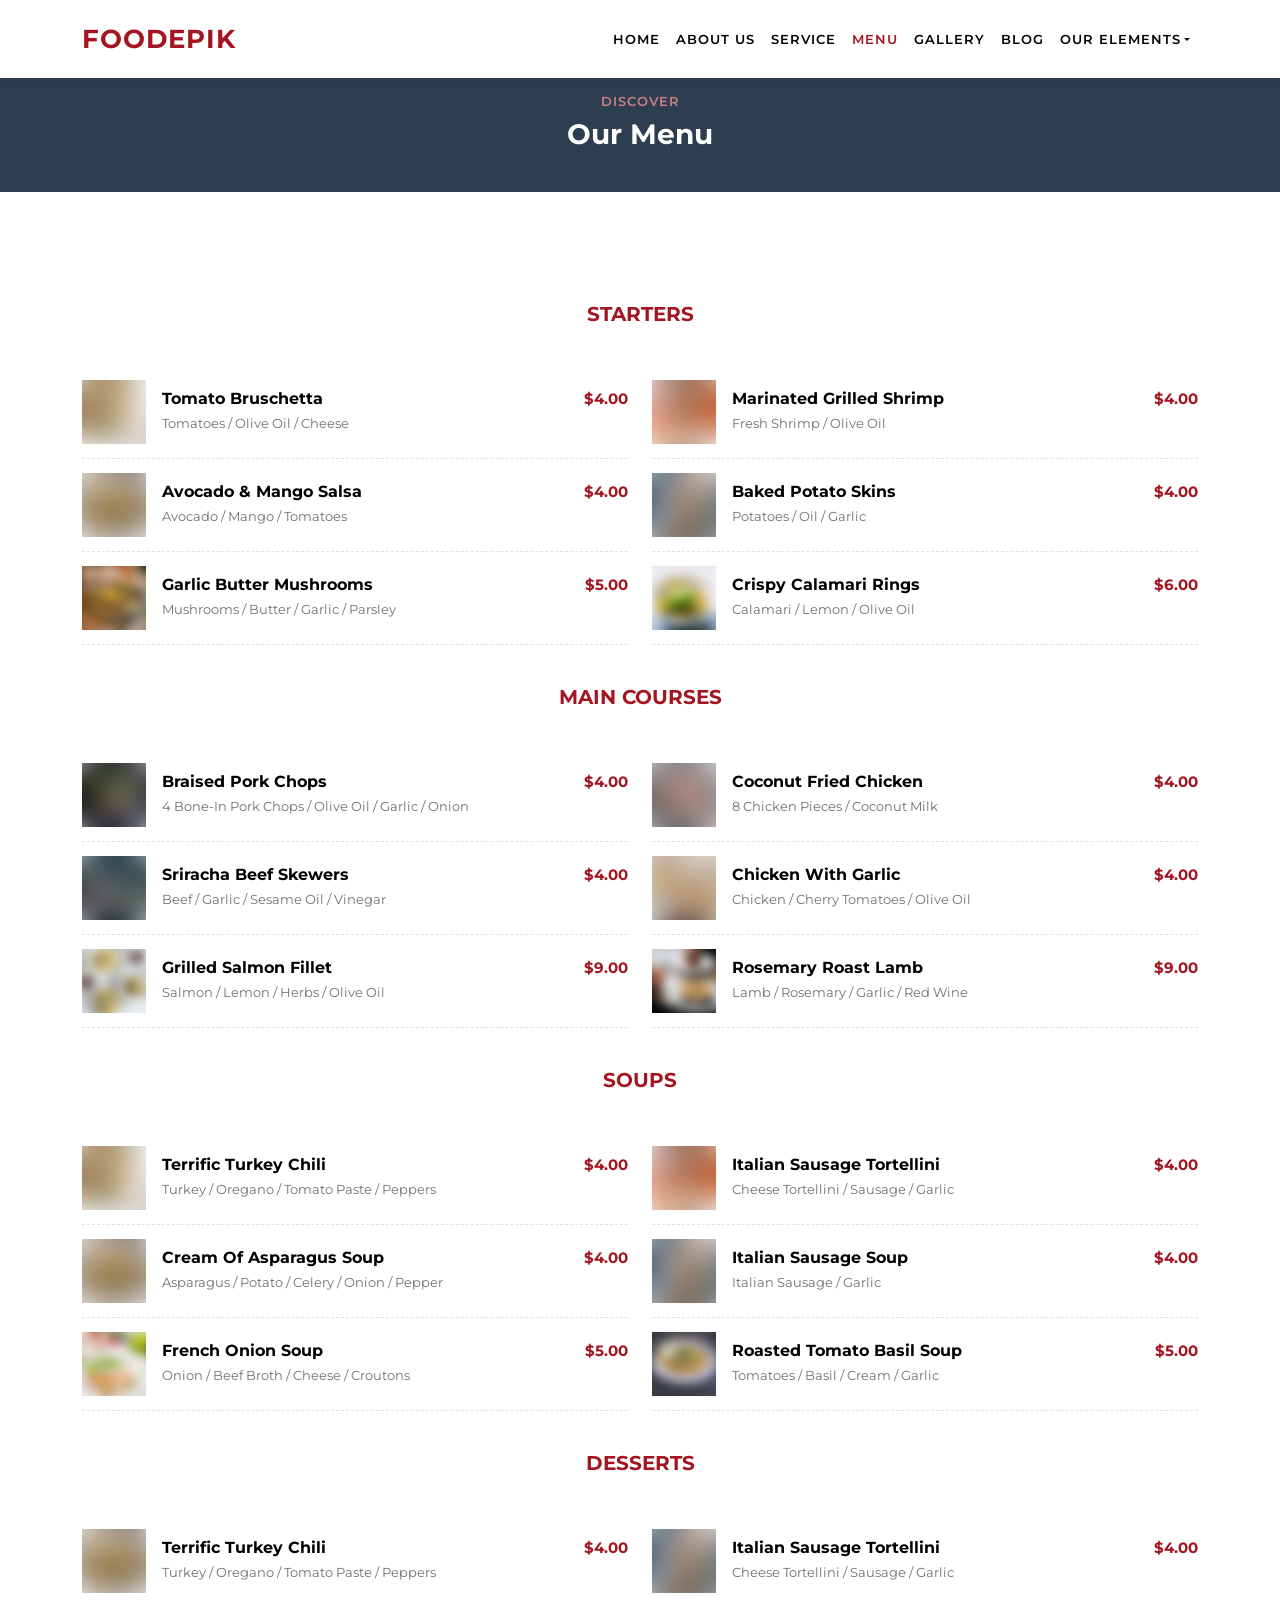
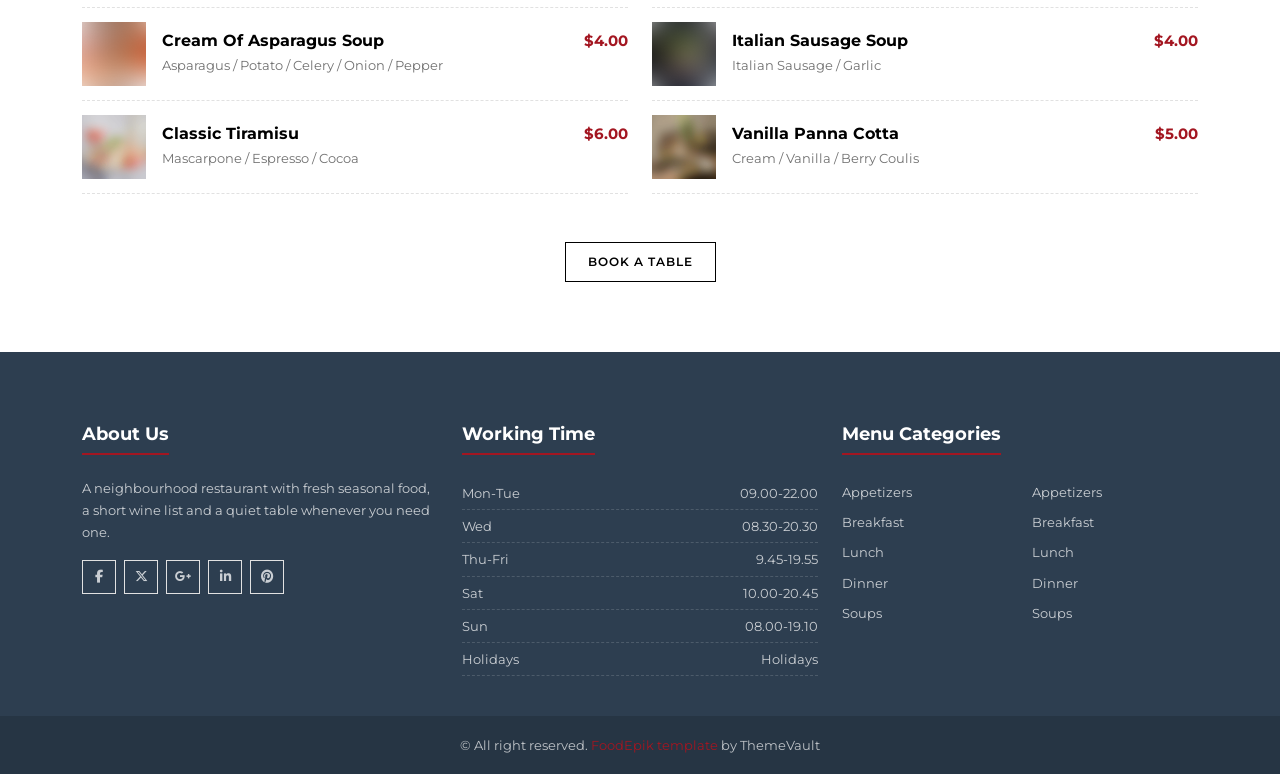
<file: menu.html>
<!--
Template Name: FoodEpik (v2.0)
File Name: menu.html
Author Name: ThemeVault
Author URI: https://www.themevault.net/
License URI: https://www.themevault.net/license/
-->
<!DOCTYPE html>
<html lang="en">
<head>
    <meta charset="utf-8">
    <meta name="viewport" content="width=device-width, initial-scale=1">
    <title>FoodEpik — Restaurant Menu</title>
    <meta name="description" content="Full restaurant menu for FoodEpik — starters, main courses, soups and desserts with prices and ingredients, plus online table reservations.">
    <link rel="icon" href="images/favicon.png">
    <link rel="stylesheet" href="css/bootstrap.min.css">
    <link rel="stylesheet" href="css/fontawesome.min.css">
    <link rel="stylesheet" href="css/style.css">
</head>
<body>

<!-- Color theme switcher -->
<div class="fe-switcher" id="fe-switcher">
    <button type="button" class="fe-switcher-toggle" aria-expanded="false" aria-controls="fe-switcher-panel" aria-label="Choose color theme">
        <i class="fa-solid fa-palette" aria-hidden="true"></i>
    </button>
    <div class="fe-switcher-panel" id="fe-switcher-panel">
        <button type="button" class="fe-swatch-tamarillo" data-fe-theme="tamarillo" aria-label="Tamarillo red theme"></button>
        <button type="button" class="fe-swatch-pomegranate" data-fe-theme="pomegranate" aria-label="Pomegranate orange-red theme"></button>
        <button type="button" class="fe-swatch-hot-cinnamon" data-fe-theme="hot-cinnamon" aria-label="Hot cinnamon orange theme"></button>
        <button type="button" class="fe-swatch-egg-blue" data-fe-theme="egg-blue" aria-label="Egg blue teal theme"></button>
        <button type="button" class="fe-swatch-west-side" data-fe-theme="west-side" aria-label="West side amber theme"></button>
        <button type="button" class="fe-swatch-dark-green" data-fe-theme="dark-green" aria-label="Dark green theme"></button>
    </div>
</div>

<!-- Header -->
<header data-section="header">
    <nav id="mainNav" class="navbar navbar-expand-lg fixed-top fe-navbar" aria-label="Main navigation">
        <div class="container">
            <a href="index.html" class="navbar-brand">FOOdEPIK</a>
            <button class="navbar-toggler" type="button" data-bs-toggle="collapse" data-bs-target="#feNavbar" aria-controls="feNavbar" aria-expanded="false" aria-label="Toggle navigation">
                <span class="navbar-toggler-icon"></span>
            </button>
            <div class="collapse navbar-collapse justify-content-end" id="feNavbar">
                <ul class="navbar-nav text-center">
                    <li class="nav-item"><a class="nav-link" href="index.html">Home</a></li>
                    <li class="nav-item"><a class="nav-link" href="index.html#about">About Us</a></li>
                    <li class="nav-item"><a class="nav-link" href="index.html#services">Service</a></li>
                    <li class="nav-item"><a class="nav-link active" aria-current="page" href="menu.html">Menu</a></li>
                    <li class="nav-item"><a class="nav-link" href="index.html#gallery">Gallery</a></li>
                    <li class="nav-item"><a class="nav-link" href="index.html#blog">Blog</a></li>
                    <li class="nav-item dropdown">
                        <a class="nav-link dropdown-toggle" href="#" role="button" data-bs-toggle="dropdown" aria-expanded="false">Our Elements</a>
                        <ul class="dropdown-menu dropdown-menu-end">
                            <li><a class="dropdown-item" href="accordions.html"><i class="fa-solid fa-circle-plus" aria-hidden="true"></i>Accordions</a></li>
                            <li><a class="dropdown-item" href="alerts.html"><i class="fa-solid fa-bell" aria-hidden="true"></i>Alert</a></li>
                            <li><a class="dropdown-item" href="buttons.html"><i class="fa-solid fa-link" aria-hidden="true"></i>Button</a></li>
                            <li><a class="dropdown-item" href="form-fields.html"><i class="fa-solid fa-align-justify" aria-hidden="true"></i>Form Field</a></li>
                            <li><a class="dropdown-item" href="grid.html"><i class="fa-solid fa-table-cells" aria-hidden="true"></i>Grid</a></li>
                            <li><a class="dropdown-item" href="icons.html"><i class="fa-solid fa-heart" aria-hidden="true"></i>Icons</a></li>
                            <li><a class="dropdown-item" href="message.html"><i class="fa-solid fa-comment" aria-hidden="true"></i>Message</a></li>
                            <li><a class="dropdown-item" href="tab.html"><i class="fa-solid fa-table-columns" aria-hidden="true"></i>Tab</a></li>
                            <li><a class="dropdown-item" href="typography.html"><i class="fa-solid fa-font" aria-hidden="true"></i>Typography</a></li>
                        </ul>
                    </li>
                </ul>
            </div>
        </div>
    </nav>
</header>

<main>
<!-- Page head -->
<div data-section="page-head" class="fe-page-head">
    <div class="container">
        <span class="fe-kicker">Discover</span>
        <h1>Our Menu</h1>
    </div>
</div>
<div data-section="content" class="fe-section">
    <div class="container">

        <!-- Starters -->
        <section aria-labelledby="starters-title">
            <h2 id="starters-title" class="fe-course-heading">Starters</h2>
            <div class="row">
                <div class="col-md-6">
                    <div class="fe-menu-item fe-reveal">
                        <img src="images/Image2.png" alt="Tomato bruschetta" loading="lazy">
                        <div class="fe-menu-item-body">
                            <h3>Tomato Bruschetta <span class="fe-price">$4.00</span></h3>
                            <p>tomatoes / olive oil / cheese</p>
                        </div>
                    </div>
                    <div class="fe-menu-item fe-reveal">
                        <img src="images/Image3.png" alt="Avocado and mango salsa" loading="lazy">
                        <div class="fe-menu-item-body">
                            <h3>Avocado &amp; Mango Salsa <span class="fe-price">$4.00</span></h3>
                            <p>avocado / mango / tomatoes</p>
                        </div>
                    </div>
                    <div class="fe-menu-item fe-reveal">
                        <img src="images/Image18.png" alt="Garlic butter mushrooms" loading="lazy">
                        <div class="fe-menu-item-body">
                            <h3>Garlic Butter Mushrooms <span class="fe-price">$5.00</span></h3>
                            <p>mushrooms / butter / garlic / parsley</p>
                        </div>
                    </div>
                </div>
                <div class="col-md-6">
                    <div class="fe-menu-item fe-reveal">
                        <img src="images/Image4.png" alt="Marinated grilled shrimp" loading="lazy">
                        <div class="fe-menu-item-body">
                            <h3>Marinated Grilled Shrimp <span class="fe-price">$4.00</span></h3>
                            <p>fresh shrimp / olive oil</p>
                        </div>
                    </div>
                    <div class="fe-menu-item fe-reveal">
                        <img src="images/Image5.png" alt="Baked potato skins" loading="lazy">
                        <div class="fe-menu-item-body">
                            <h3>Baked Potato Skins <span class="fe-price">$4.00</span></h3>
                            <p>potatoes / oil / garlic</p>
                        </div>
                    </div>
                    <div class="fe-menu-item fe-reveal">
                        <img src="images/Image19.png" alt="Crispy calamari rings" loading="lazy">
                        <div class="fe-menu-item-body">
                            <h3>Crispy Calamari Rings <span class="fe-price">$6.00</span></h3>
                            <p>calamari / lemon / olive oil</p>
                        </div>
                    </div>
                </div>
            </div>
        </section>

        <!-- Main Courses -->
        <section aria-labelledby="mains-title">
            <h2 id="mains-title" class="fe-course-heading">Main Courses</h2>
            <div class="row">
                <div class="col-md-6">
                    <div class="fe-menu-item fe-reveal">
                        <img src="images/Image6.png" alt="Braised pork chops" loading="lazy">
                        <div class="fe-menu-item-body">
                            <h3>Braised Pork Chops <span class="fe-price">$4.00</span></h3>
                            <p>4 bone-in pork chops / olive oil / garlic / onion</p>
                        </div>
                    </div>
                    <div class="fe-menu-item fe-reveal">
                        <img src="images/Image7.png" alt="Sriracha beef skewers" loading="lazy">
                        <div class="fe-menu-item-body">
                            <h3>Sriracha Beef Skewers <span class="fe-price">$4.00</span></h3>
                            <p>beef / garlic / sesame oil / vinegar</p>
                        </div>
                    </div>
                    <div class="fe-menu-item fe-reveal">
                        <img src="images/Image20.png" alt="Grilled salmon fillet" loading="lazy">
                        <div class="fe-menu-item-body">
                            <h3>Grilled Salmon Fillet <span class="fe-price">$9.00</span></h3>
                            <p>salmon / lemon / herbs / olive oil</p>
                        </div>
                    </div>
                </div>
                <div class="col-md-6">
                    <div class="fe-menu-item fe-reveal">
                        <img src="images/Image8.png" alt="Coconut fried chicken" loading="lazy">
                        <div class="fe-menu-item-body">
                            <h3>Coconut Fried Chicken <span class="fe-price">$4.00</span></h3>
                            <p>8 chicken pieces / coconut milk</p>
                        </div>
                    </div>
                    <div class="fe-menu-item fe-reveal">
                        <img src="images/Image9.png" alt="Chicken with garlic" loading="lazy">
                        <div class="fe-menu-item-body">
                            <h3>Chicken With Garlic <span class="fe-price">$4.00</span></h3>
                            <p>chicken / cherry tomatoes / olive oil</p>
                        </div>
                    </div>
                    <div class="fe-menu-item fe-reveal">
                        <img src="images/Image21.png" alt="Rosemary roast lamb" loading="lazy">
                        <div class="fe-menu-item-body">
                            <h3>Rosemary Roast Lamb <span class="fe-price">$9.00</span></h3>
                            <p>lamb / rosemary / garlic / red wine</p>
                        </div>
                    </div>
                </div>
            </div>
        </section>

        <!-- Soups -->
        <section aria-labelledby="soups-title">
            <h2 id="soups-title" class="fe-course-heading">Soups</h2>
            <div class="row">
                <div class="col-md-6">
                    <div class="fe-menu-item fe-reveal">
                        <img src="images/Image10.png" alt="Terrific turkey chili" loading="lazy">
                        <div class="fe-menu-item-body">
                            <h3>Terrific Turkey Chili <span class="fe-price">$4.00</span></h3>
                            <p>turkey / oregano / tomato paste / peppers</p>
                        </div>
                    </div>
                    <div class="fe-menu-item fe-reveal">
                        <img src="images/Image11.png" alt="Cream of asparagus soup" loading="lazy">
                        <div class="fe-menu-item-body">
                            <h3>Cream Of Asparagus Soup <span class="fe-price">$4.00</span></h3>
                            <p>asparagus / potato / celery / onion / pepper</p>
                        </div>
                    </div>
                    <div class="fe-menu-item fe-reveal">
                        <img src="images/Image22.png" alt="French onion soup" loading="lazy">
                        <div class="fe-menu-item-body">
                            <h3>French Onion Soup <span class="fe-price">$5.00</span></h3>
                            <p>onion / beef broth / cheese / croutons</p>
                        </div>
                    </div>
                </div>
                <div class="col-md-6">
                    <div class="fe-menu-item fe-reveal">
                        <img src="images/Image12.png" alt="Italian sausage tortellini" loading="lazy">
                        <div class="fe-menu-item-body">
                            <h3>Italian Sausage Tortellini <span class="fe-price">$4.00</span></h3>
                            <p>cheese tortellini / sausage / garlic</p>
                        </div>
                    </div>
                    <div class="fe-menu-item fe-reveal">
                        <img src="images/Image13.png" alt="Italian sausage soup" loading="lazy">
                        <div class="fe-menu-item-body">
                            <h3>Italian Sausage Soup <span class="fe-price">$4.00</span></h3>
                            <p>italian sausage / garlic</p>
                        </div>
                    </div>
                    <div class="fe-menu-item fe-reveal">
                        <img src="images/Image23.png" alt="Roasted tomato basil soup" loading="lazy">
                        <div class="fe-menu-item-body">
                            <h3>Roasted Tomato Basil Soup <span class="fe-price">$5.00</span></h3>
                            <p>tomatoes / basil / cream / garlic</p>
                        </div>
                    </div>
                </div>
            </div>
        </section>

        <!-- Desserts -->
        <section aria-labelledby="desserts-title">
            <h2 id="desserts-title" class="fe-course-heading">Desserts</h2>
            <div class="row">
                <div class="col-md-6">
                    <div class="fe-menu-item fe-reveal">
                        <img src="images/Image11.png" alt="Terrific turkey chili" loading="lazy">
                        <div class="fe-menu-item-body">
                            <h3>Terrific Turkey Chili <span class="fe-price">$4.00</span></h3>
                            <p>turkey / oregano / tomato paste / peppers</p>
                        </div>
                    </div>
                    <div class="fe-menu-item fe-reveal">
                        <img src="images/Image12.png" alt="Cream of asparagus soup" loading="lazy">
                        <div class="fe-menu-item-body">
                            <h3>Cream Of Asparagus Soup <span class="fe-price">$4.00</span></h3>
                            <p>asparagus / potato / celery / onion / pepper</p>
                        </div>
                    </div>
                    <div class="fe-menu-item fe-reveal">
                        <img src="images/Image24.png" alt="Classic tiramisu" loading="lazy">
                        <div class="fe-menu-item-body">
                            <h3>Classic Tiramisu <span class="fe-price">$6.00</span></h3>
                            <p>mascarpone / espresso / cocoa</p>
                        </div>
                    </div>
                </div>
                <div class="col-md-6">
                    <div class="fe-menu-item fe-reveal">
                        <img src="images/Image13.png" alt="Italian sausage tortellini" loading="lazy">
                        <div class="fe-menu-item-body">
                            <h3>Italian Sausage Tortellini <span class="fe-price">$4.00</span></h3>
                            <p>cheese tortellini / sausage / garlic</p>
                        </div>
                    </div>
                    <div class="fe-menu-item fe-reveal">
                        <img src="images/Image14.png" alt="Italian sausage soup" loading="lazy">
                        <div class="fe-menu-item-body">
                            <h3>Italian Sausage Soup <span class="fe-price">$4.00</span></h3>
                            <p>italian sausage / garlic</p>
                        </div>
                    </div>
                    <div class="fe-menu-item fe-reveal">
                        <img src="images/Image25.png" alt="Vanilla panna cotta" loading="lazy">
                        <div class="fe-menu-item-body">
                            <h3>Vanilla Panna Cotta <span class="fe-price">$5.00</span></h3>
                            <p>cream / vanilla / berry coulis</p>
                        </div>
                    </div>
                </div>
            </div>
        </section>

        <div class="text-center mt-5">
            <a href="index.html#reservation" class="btn btn-fe-outline">Book A Table</a>
        </div>
    </div>
</div>
</main>

<!-- Footer -->
<footer data-section="footer" id="foodfooter" class="fe-footer">
    <div class="container">
        <div class="row gy-4">
            <div class="col-md-4">
                <h2>About Us</h2>
                <p>A neighbourhood restaurant with fresh seasonal food, a short wine list and a quiet table whenever you need one.</p>
                <div class="fe-social justify-content-start">
                    <a href="#" aria-label="FoodEpik on Facebook"><i class="fa-brands fa-facebook-f" aria-hidden="true"></i></a>
                    <a href="#" aria-label="FoodEpik on X (Twitter)"><i class="fa-brands fa-x-twitter" aria-hidden="true"></i></a>
                    <a href="#" aria-label="FoodEpik on Google"><i class="fa-brands fa-google-plus-g" aria-hidden="true"></i></a>
                    <a href="#" aria-label="FoodEpik on LinkedIn"><i class="fa-brands fa-linkedin-in" aria-hidden="true"></i></a>
                    <a href="#" aria-label="FoodEpik on Pinterest"><i class="fa-brands fa-pinterest" aria-hidden="true"></i></a>
                </div>
            </div>
            <div class="col-md-4">
                <h2>Working Time</h2>
                <div class="fe-hours"><span>Mon-Tue</span><span>09.00-22.00</span></div>
                <div class="fe-hours"><span>Wed</span><span>08.30-20.30</span></div>
                <div class="fe-hours"><span>Thu-Fri</span><span>9.45-19.55</span></div>
                <div class="fe-hours"><span>Sat</span><span>10.00-20.45</span></div>
                <div class="fe-hours"><span>Sun</span><span>08.00-19.10</span></div>
                <div class="fe-hours"><span>Holidays</span><span>Holidays</span></div>
            </div>
            <div class="col-md-4">
                <h2>Menu Categories</h2>
                <div class="row">
                    <div class="col-6">
                        <ul>
                            <li><a href="menu.html">Appetizers</a></li>
                            <li><a href="menu.html">Breakfast</a></li>
                            <li><a href="menu.html">Lunch</a></li>
                            <li><a href="menu.html">Dinner</a></li>
                            <li><a href="menu.html">Soups</a></li>
                        </ul>
                    </div>
                    <div class="col-6">
                        <ul>
                            <li><a href="menu.html">Appetizers</a></li>
                            <li><a href="menu.html">Breakfast</a></li>
                            <li><a href="menu.html">Lunch</a></li>
                            <li><a href="menu.html">Dinner</a></li>
                            <li><a href="menu.html">Soups</a></li>
                        </ul>
                    </div>
                </div>
            </div>
        </div>
    </div>
</footer>

<div class="fe-backlink">
    <div class="container">
        <!--Do not remove Backlink from footer of the template. To remove it you can purchase the Backlink !-->
        <p class="mb-0">&copy; All right reserved.  <a href="https://www.themevault.net/foodepik-online-food-ordering-template-free" target="_blank" rel="noopener">FoodEpik template</a> by ThemeVault</p>
    </div>
</div>

<button id="fe-back-to-top" type="button" aria-label="Back to top"><i class="fa-solid fa-angles-up" aria-hidden="true"></i></button>

<script src="js/bootstrap.bundle.min.js" defer></script>
<script src="js/main.js" defer></script>
</body>
</html>
</file>
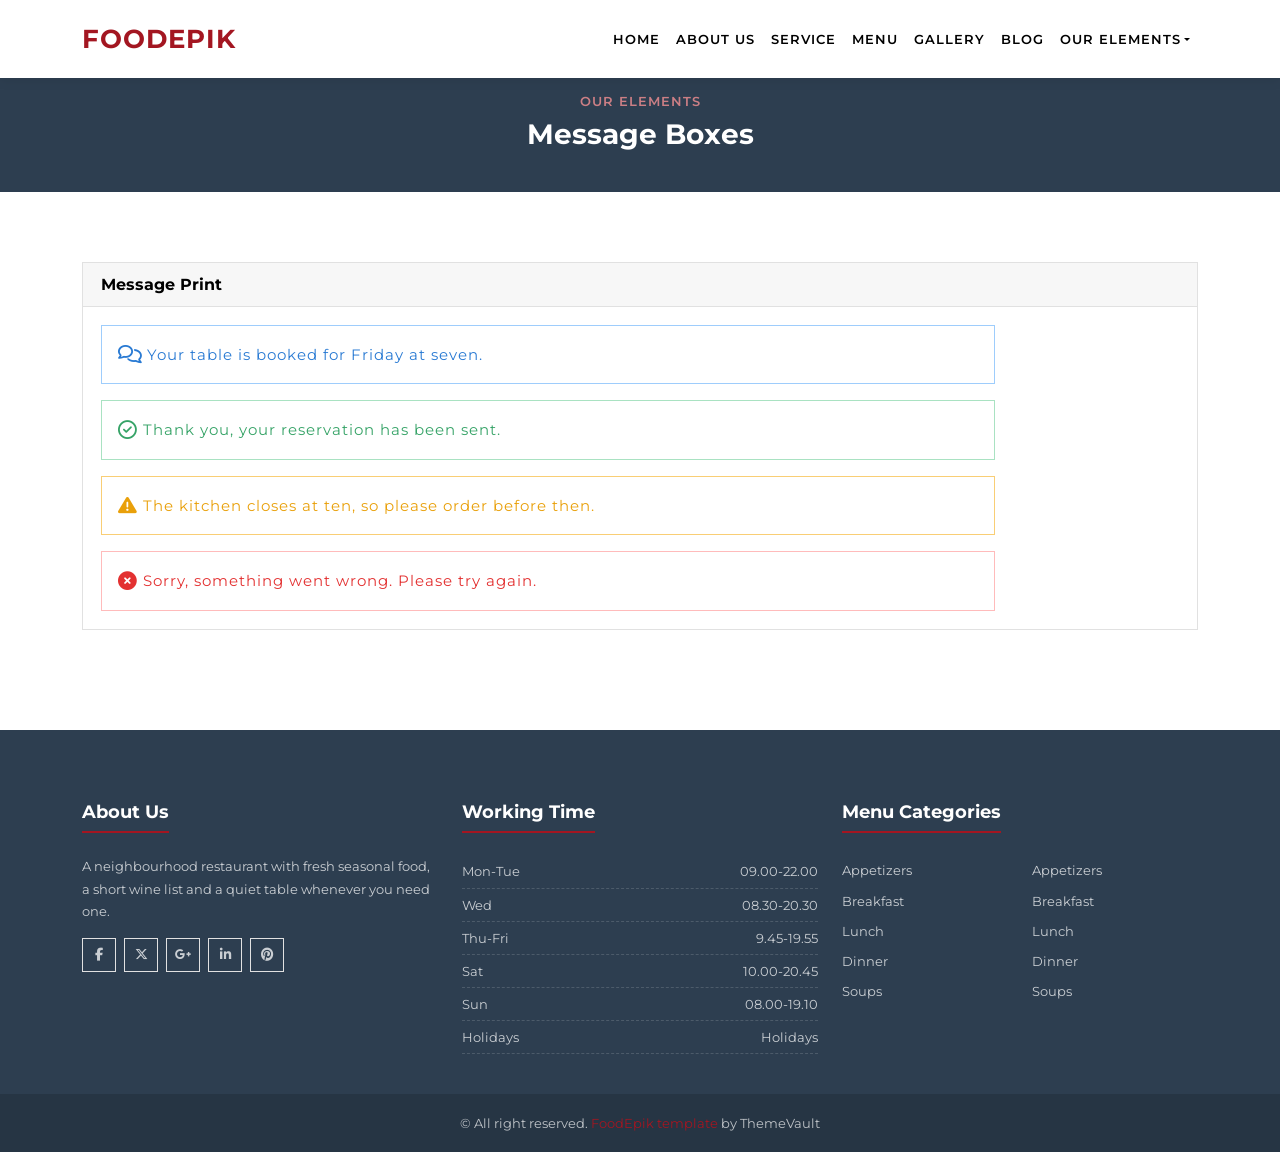
<file: message.html>
<!--
Template Name: FoodEpik (v2.0)
File Name: message.html
Author Name: ThemeVault
Author URI: https://www.themevault.net/
License URI: https://www.themevault.net/license/
-->
<!DOCTYPE html>
<html lang="en">
<head>
    <meta charset="utf-8">
    <meta name="viewport" content="width=device-width, initial-scale=1">
    <title>FoodEpik — Message Boxes UI Element</title>
    <meta name="description" content="Message boxes UI element reference for the FoodEpik restaurant template — info, success, notice and error alert styles built with Bootstrap 5 alerts.">
    <link rel="icon" href="images/favicon.png">
    <link rel="stylesheet" href="css/bootstrap.min.css">
    <link rel="stylesheet" href="css/fontawesome.min.css">
    <link rel="stylesheet" href="css/style.css">
</head>
<body>

<!-- Color theme switcher -->
<div class="fe-switcher" id="fe-switcher">
    <button type="button" class="fe-switcher-toggle" aria-expanded="false" aria-controls="fe-switcher-panel" aria-label="Choose color theme">
        <i class="fa-solid fa-palette" aria-hidden="true"></i>
    </button>
    <div class="fe-switcher-panel" id="fe-switcher-panel">
        <button type="button" class="fe-swatch-tamarillo" data-fe-theme="tamarillo" aria-label="Tamarillo red theme"></button>
        <button type="button" class="fe-swatch-pomegranate" data-fe-theme="pomegranate" aria-label="Pomegranate orange-red theme"></button>
        <button type="button" class="fe-swatch-hot-cinnamon" data-fe-theme="hot-cinnamon" aria-label="Hot cinnamon orange theme"></button>
        <button type="button" class="fe-swatch-egg-blue" data-fe-theme="egg-blue" aria-label="Egg blue teal theme"></button>
        <button type="button" class="fe-swatch-west-side" data-fe-theme="west-side" aria-label="West side amber theme"></button>
        <button type="button" class="fe-swatch-dark-green" data-fe-theme="dark-green" aria-label="Dark green theme"></button>
    </div>
</div>

<!-- Header -->
<header data-section="header">
    <nav id="mainNav" class="navbar navbar-expand-lg fixed-top fe-navbar" aria-label="Main navigation">
        <div class="container">
            <a href="index.html" class="navbar-brand">FOOdEPIK</a>
            <button class="navbar-toggler" type="button" data-bs-toggle="collapse" data-bs-target="#feNavbar" aria-controls="feNavbar" aria-expanded="false" aria-label="Toggle navigation">
                <span class="navbar-toggler-icon"></span>
            </button>
            <div class="collapse navbar-collapse justify-content-end" id="feNavbar">
                <ul class="navbar-nav text-center">
                    <li class="nav-item"><a class="nav-link" href="index.html">Home</a></li>
                    <li class="nav-item"><a class="nav-link" href="index.html#about">About Us</a></li>
                    <li class="nav-item"><a class="nav-link" href="index.html#services">Service</a></li>
                    <li class="nav-item"><a class="nav-link" href="index.html#menu">Menu</a></li>
                    <li class="nav-item"><a class="nav-link" href="index.html#gallery">Gallery</a></li>
                    <li class="nav-item"><a class="nav-link" href="index.html#blog">Blog</a></li>
                    <li class="nav-item dropdown">
                        <a class="nav-link dropdown-toggle" href="#" role="button" data-bs-toggle="dropdown" aria-expanded="false">Our Elements</a>
                        <ul class="dropdown-menu dropdown-menu-end">
                            <li><a class="dropdown-item" href="accordions.html"><i class="fa-solid fa-circle-plus" aria-hidden="true"></i>Accordions</a></li>
                            <li><a class="dropdown-item" href="alerts.html"><i class="fa-solid fa-bell" aria-hidden="true"></i>Alert</a></li>
                            <li><a class="dropdown-item" href="buttons.html"><i class="fa-solid fa-link" aria-hidden="true"></i>Button</a></li>
                            <li><a class="dropdown-item" href="form-fields.html"><i class="fa-solid fa-align-justify" aria-hidden="true"></i>Form Field</a></li>
                            <li><a class="dropdown-item" href="grid.html"><i class="fa-solid fa-table-cells" aria-hidden="true"></i>Grid</a></li>
                            <li><a class="dropdown-item" href="icons.html"><i class="fa-solid fa-heart" aria-hidden="true"></i>Icons</a></li>
                            <li><a class="dropdown-item active" aria-current="page" href="message.html"><i class="fa-solid fa-comment" aria-hidden="true"></i>Message</a></li>
                            <li><a class="dropdown-item" href="tab.html"><i class="fa-solid fa-table-columns" aria-hidden="true"></i>Tab</a></li>
                            <li><a class="dropdown-item" href="typography.html"><i class="fa-solid fa-font" aria-hidden="true"></i>Typography</a></li>
                        </ul>
                    </li>
                </ul>
            </div>
        </div>
    </nav>
</header>

<main>
<!-- Page head -->
<div data-section="page-head" class="fe-page-head">
    <div class="container">
        <span class="fe-kicker">Our Elements</span>
        <h1>Message Boxes</h1>
    </div>
</div>
<div data-section="content" class="fe-section">
    <div class="container">

        <!-- Message print -->
        <div class="fe-kit-block">
            <div class="fe-kit-block-head">
                <h2>Message Print</h2>
            </div>
            <div class="fe-kit-block-body">
                <div class="row">
                    <div class="col-md-10">
                        <div class="alert fe-message fe-message-info" role="alert"><i class="fa-regular fa-lg fa-comments" aria-hidden="true"></i> Your table is booked for Friday at seven.</div>
                        <div class="alert fe-message fe-message-success" role="alert"><i class="fa-regular fa-lg fa-circle-check" aria-hidden="true"></i> Thank you, your reservation has been sent.</div>
                        <div class="alert fe-message fe-message-notice" role="alert"><i class="fa-solid fa-lg fa-triangle-exclamation" aria-hidden="true"></i> The kitchen closes at ten, so please order before then.</div>
                        <div class="alert fe-message fe-message-error mb-0" role="alert"><i class="fa-solid fa-lg fa-circle-xmark" aria-hidden="true"></i> Sorry, something went wrong. Please try again.</div>
                    </div>
                </div>
            </div>
        </div>

    </div>
</div>
</main>

<!-- Footer -->
<footer data-section="footer" id="foodfooter" class="fe-footer">
    <div class="container">
        <div class="row gy-4">
            <div class="col-md-4">
                <h2>About Us</h2>
                <p>A neighbourhood restaurant with fresh seasonal food, a short wine list and a quiet table whenever you need one.</p>
                <div class="fe-social justify-content-start">
                    <a href="#" aria-label="FoodEpik on Facebook"><i class="fa-brands fa-facebook-f" aria-hidden="true"></i></a>
                    <a href="#" aria-label="FoodEpik on X (Twitter)"><i class="fa-brands fa-x-twitter" aria-hidden="true"></i></a>
                    <a href="#" aria-label="FoodEpik on Google"><i class="fa-brands fa-google-plus-g" aria-hidden="true"></i></a>
                    <a href="#" aria-label="FoodEpik on LinkedIn"><i class="fa-brands fa-linkedin-in" aria-hidden="true"></i></a>
                    <a href="#" aria-label="FoodEpik on Pinterest"><i class="fa-brands fa-pinterest" aria-hidden="true"></i></a>
                </div>
            </div>
            <div class="col-md-4">
                <h2>Working Time</h2>
                <div class="fe-hours"><span>Mon-Tue</span><span>09.00-22.00</span></div>
                <div class="fe-hours"><span>Wed</span><span>08.30-20.30</span></div>
                <div class="fe-hours"><span>Thu-Fri</span><span>9.45-19.55</span></div>
                <div class="fe-hours"><span>Sat</span><span>10.00-20.45</span></div>
                <div class="fe-hours"><span>Sun</span><span>08.00-19.10</span></div>
                <div class="fe-hours"><span>Holidays</span><span>Holidays</span></div>
            </div>
            <div class="col-md-4">
                <h2>Menu Categories</h2>
                <div class="row">
                    <div class="col-6">
                        <ul>
                            <li><a href="menu.html">Appetizers</a></li>
                            <li><a href="menu.html">Breakfast</a></li>
                            <li><a href="menu.html">Lunch</a></li>
                            <li><a href="menu.html">Dinner</a></li>
                            <li><a href="menu.html">Soups</a></li>
                        </ul>
                    </div>
                    <div class="col-6">
                        <ul>
                            <li><a href="menu.html">Appetizers</a></li>
                            <li><a href="menu.html">Breakfast</a></li>
                            <li><a href="menu.html">Lunch</a></li>
                            <li><a href="menu.html">Dinner</a></li>
                            <li><a href="menu.html">Soups</a></li>
                        </ul>
                    </div>
                </div>
            </div>
        </div>
    </div>
</footer>

<div class="fe-backlink">
    <div class="container">
        <!--Do not remove Backlink from footer of the template. To remove it you can purchase the Backlink !-->
        <p class="mb-0">&copy; All right reserved.  <a href="https://www.themevault.net/foodepik-online-food-ordering-template-free" target="_blank" rel="noopener">FoodEpik template</a> by ThemeVault</p>
    </div>
</div>

<button id="fe-back-to-top" type="button" aria-label="Back to top"><i class="fa-solid fa-angles-up" aria-hidden="true"></i></button>

<script src="js/bootstrap.bundle.min.js" defer></script>
<script src="js/main.js" defer></script>
</body>
</html>
</file>
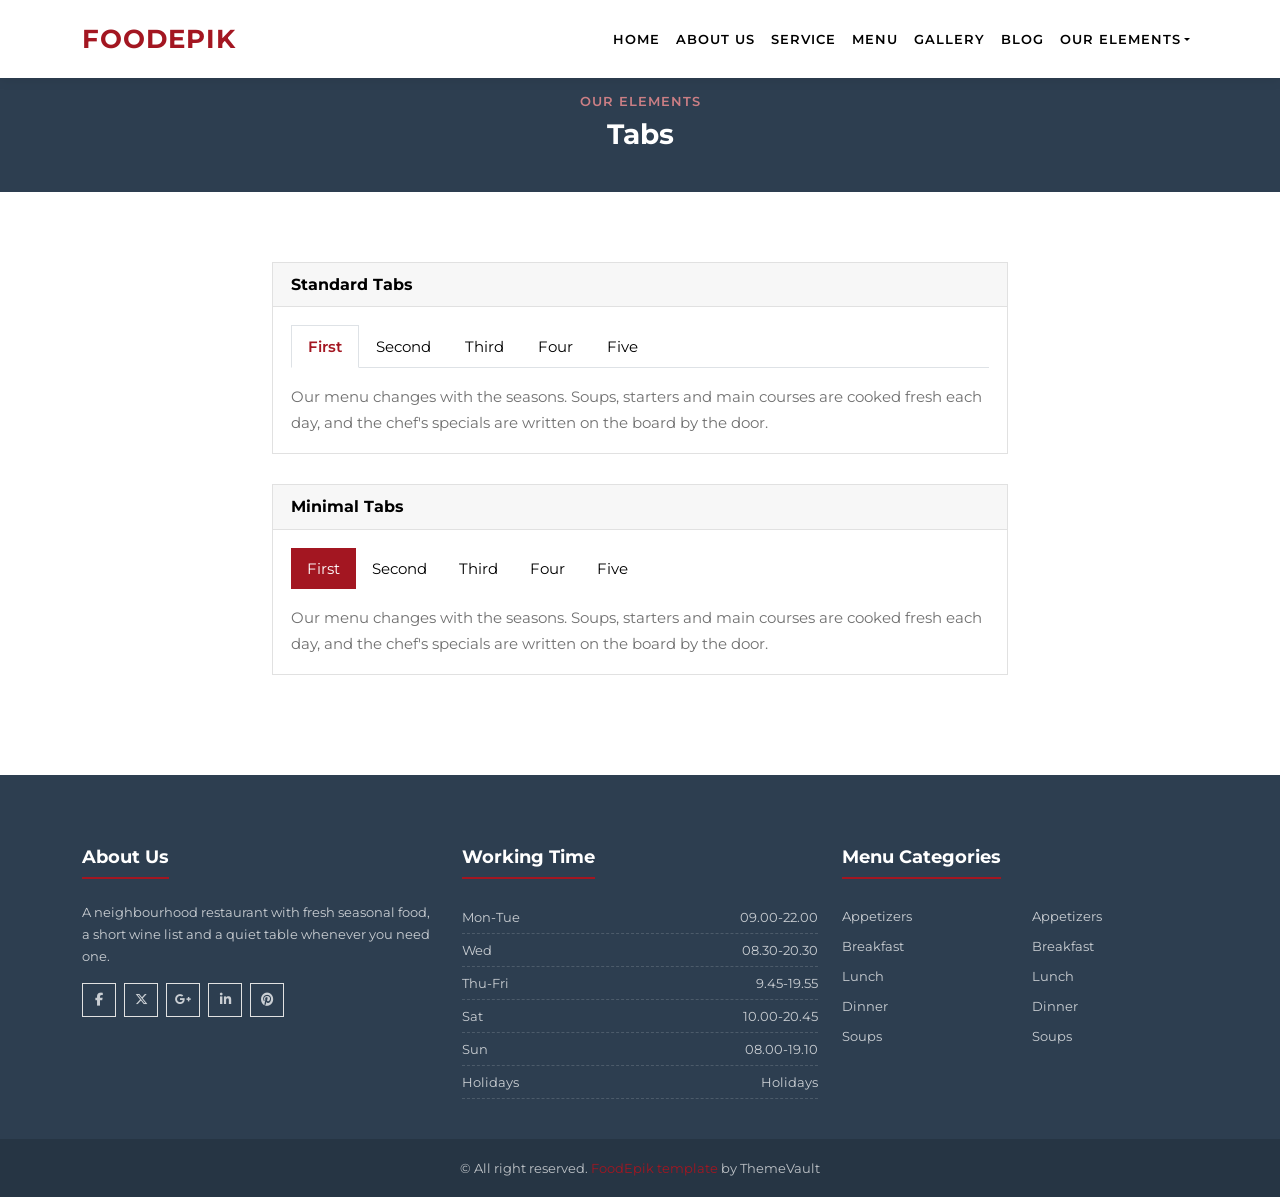
<file: tab.html>
<!--
Template Name: FoodEpik (v2.0)
File Name: tab.html
Author Name: ThemeVault
Author URI: https://www.themevault.net/
License URI: https://www.themevault.net/license/
-->
<!DOCTYPE html>
<html lang="en">
<head>
    <meta charset="utf-8">
    <meta name="viewport" content="width=device-width, initial-scale=1">
    <title>FoodEpik — Tabs UI Element</title>
    <meta name="description" content="Tabs UI element reference for the FoodEpik restaurant template — standard and minimal tabbed content panels built with Bootstrap 5 nav-tabs and nav-pills.">
    <link rel="icon" href="images/favicon.png">
    <link rel="stylesheet" href="css/bootstrap.min.css">
    <link rel="stylesheet" href="css/fontawesome.min.css">
    <link rel="stylesheet" href="css/style.css">
</head>
<body>

<!-- Color theme switcher -->
<div class="fe-switcher" id="fe-switcher">
    <button type="button" class="fe-switcher-toggle" aria-expanded="false" aria-controls="fe-switcher-panel" aria-label="Choose color theme">
        <i class="fa-solid fa-palette" aria-hidden="true"></i>
    </button>
    <div class="fe-switcher-panel" id="fe-switcher-panel">
        <button type="button" class="fe-swatch-tamarillo" data-fe-theme="tamarillo" aria-label="Tamarillo red theme"></button>
        <button type="button" class="fe-swatch-pomegranate" data-fe-theme="pomegranate" aria-label="Pomegranate orange-red theme"></button>
        <button type="button" class="fe-swatch-hot-cinnamon" data-fe-theme="hot-cinnamon" aria-label="Hot cinnamon orange theme"></button>
        <button type="button" class="fe-swatch-egg-blue" data-fe-theme="egg-blue" aria-label="Egg blue teal theme"></button>
        <button type="button" class="fe-swatch-west-side" data-fe-theme="west-side" aria-label="West side amber theme"></button>
        <button type="button" class="fe-swatch-dark-green" data-fe-theme="dark-green" aria-label="Dark green theme"></button>
    </div>
</div>

<!-- Header -->
<header data-section="header">
    <nav id="mainNav" class="navbar navbar-expand-lg fixed-top fe-navbar" aria-label="Main navigation">
        <div class="container">
            <a href="index.html" class="navbar-brand">FOOdEPIK</a>
            <button class="navbar-toggler" type="button" data-bs-toggle="collapse" data-bs-target="#feNavbar" aria-controls="feNavbar" aria-expanded="false" aria-label="Toggle navigation">
                <span class="navbar-toggler-icon"></span>
            </button>
            <div class="collapse navbar-collapse justify-content-end" id="feNavbar">
                <ul class="navbar-nav text-center">
                    <li class="nav-item"><a class="nav-link" href="index.html">Home</a></li>
                    <li class="nav-item"><a class="nav-link" href="index.html#about">About Us</a></li>
                    <li class="nav-item"><a class="nav-link" href="index.html#services">Service</a></li>
                    <li class="nav-item"><a class="nav-link" href="index.html#menu">Menu</a></li>
                    <li class="nav-item"><a class="nav-link" href="index.html#gallery">Gallery</a></li>
                    <li class="nav-item"><a class="nav-link" href="index.html#blog">Blog</a></li>
                    <li class="nav-item dropdown">
                        <a class="nav-link dropdown-toggle" href="#" role="button" data-bs-toggle="dropdown" aria-expanded="false">Our Elements</a>
                        <ul class="dropdown-menu dropdown-menu-end">
                            <li><a class="dropdown-item" href="accordions.html"><i class="fa-solid fa-circle-plus" aria-hidden="true"></i>Accordions</a></li>
                            <li><a class="dropdown-item" href="alerts.html"><i class="fa-solid fa-bell" aria-hidden="true"></i>Alert</a></li>
                            <li><a class="dropdown-item" href="buttons.html"><i class="fa-solid fa-link" aria-hidden="true"></i>Button</a></li>
                            <li><a class="dropdown-item" href="form-fields.html"><i class="fa-solid fa-align-justify" aria-hidden="true"></i>Form Field</a></li>
                            <li><a class="dropdown-item" href="grid.html"><i class="fa-solid fa-table-cells" aria-hidden="true"></i>Grid</a></li>
                            <li><a class="dropdown-item" href="icons.html"><i class="fa-solid fa-heart" aria-hidden="true"></i>Icons</a></li>
                            <li><a class="dropdown-item" href="message.html"><i class="fa-solid fa-comment" aria-hidden="true"></i>Message</a></li>
                            <li><a class="dropdown-item active" aria-current="page" href="tab.html"><i class="fa-solid fa-table-columns" aria-hidden="true"></i>Tab</a></li>
                            <li><a class="dropdown-item" href="typography.html"><i class="fa-solid fa-font" aria-hidden="true"></i>Typography</a></li>
                        </ul>
                    </li>
                </ul>
            </div>
        </div>
    </nav>
</header>

<main>
<!-- Page head -->
<div data-section="page-head" class="fe-page-head">
    <div class="container">
        <span class="fe-kicker">Our Elements</span>
        <h1>Tabs</h1>
    </div>
</div>
<div data-section="content" class="fe-section">
    <div class="container">
        <div class="row justify-content-center">
            <div class="col-lg-8">

        <!-- Standard tabs -->
        <div class="fe-kit-block">
            <div class="fe-kit-block-head">
                <h2>Standard tabs</h2>
            </div>
            <div class="fe-kit-block-body">
                <ul class="nav nav-tabs" role="tablist">
                    <li class="nav-item" role="presentation">
                        <button class="nav-link active" id="tab-1-btn" data-bs-toggle="tab" data-bs-target="#tab-1" type="button" role="tab" aria-controls="tab-1" aria-selected="true">First</button>
                    </li>
                    <li class="nav-item" role="presentation">
                        <button class="nav-link" id="tab-2-btn" data-bs-toggle="tab" data-bs-target="#tab-2" type="button" role="tab" aria-controls="tab-2" aria-selected="false">Second</button>
                    </li>
                    <li class="nav-item" role="presentation">
                        <button class="nav-link" id="tab-3-btn" data-bs-toggle="tab" data-bs-target="#tab-3" type="button" role="tab" aria-controls="tab-3" aria-selected="false">Third</button>
                    </li>
                    <li class="nav-item" role="presentation">
                        <button class="nav-link" id="tab-4-btn" data-bs-toggle="tab" data-bs-target="#tab-4" type="button" role="tab" aria-controls="tab-4" aria-selected="false">Four</button>
                    </li>
                    <li class="nav-item" role="presentation">
                        <button class="nav-link" id="tab-5-btn" data-bs-toggle="tab" data-bs-target="#tab-5" type="button" role="tab" aria-controls="tab-5" aria-selected="false">Five</button>
                    </li>
                </ul>
                <div class="tab-content pt-3">
                    <div class="tab-pane fade show active" id="tab-1" role="tabpanel" aria-labelledby="tab-1-btn">
                        Our menu changes with the seasons. Soups, starters and main courses are cooked fresh each day, and the chef's specials are written on the board by the door.
                    </div>
                    <div class="tab-pane fade" id="tab-2" role="tabpanel" aria-labelledby="tab-2-btn">
                        Reservations are taken by phone and through the form on the home page. For groups of eight or more, please book at least a day ahead.
                    </div>
                    <div class="tab-pane fade" id="tab-3" role="tabpanel" aria-labelledby="tab-3-btn">
                        Private dining: our back room seats up to twenty guests. Tell us the date and the number of people and we will suggest a set menu.
                    </div>
                    <div class="tab-pane fade" id="tab-4" role="tabpanel" aria-labelledby="tab-4-btn">
                        Weekend breakfast: on Sundays we open early with fresh bread, eggs cooked to order and coffee that keeps coming.
                    </div>
                    <div class="tab-pane fade" id="tab-5" role="tabpanel" aria-labelledby="tab-5-btn">
                        Gift vouchers: a voucher for a meal here makes an easy present. Ask at the counter and we will write one out while you wait.
                    </div>
                </div>
            </div>
        </div>

        <!-- Minimal tabs -->
        <div class="fe-kit-block">
            <div class="fe-kit-block-head">
                <h2>Minimal tabs</h2>
            </div>
            <div class="fe-kit-block-body">
                <ul class="nav nav-pills" role="tablist">
                    <li class="nav-item" role="presentation">
                        <button class="nav-link active" id="tab-m1-btn" data-bs-toggle="tab" data-bs-target="#tab-m1" type="button" role="tab" aria-controls="tab-m1" aria-selected="true">First</button>
                    </li>
                    <li class="nav-item" role="presentation">
                        <button class="nav-link" id="tab-m2-btn" data-bs-toggle="tab" data-bs-target="#tab-m2" type="button" role="tab" aria-controls="tab-m2" aria-selected="false">Second</button>
                    </li>
                    <li class="nav-item" role="presentation">
                        <button class="nav-link" id="tab-m3-btn" data-bs-toggle="tab" data-bs-target="#tab-m3" type="button" role="tab" aria-controls="tab-m3" aria-selected="false">Third</button>
                    </li>
                    <li class="nav-item" role="presentation">
                        <button class="nav-link" id="tab-m4-btn" data-bs-toggle="tab" data-bs-target="#tab-m4" type="button" role="tab" aria-controls="tab-m4" aria-selected="false">Four</button>
                    </li>
                    <li class="nav-item" role="presentation">
                        <button class="nav-link" id="tab-m5-btn" data-bs-toggle="tab" data-bs-target="#tab-m5" type="button" role="tab" aria-controls="tab-m5" aria-selected="false">Five</button>
                    </li>
                </ul>
                <div class="tab-content pt-3">
                    <div class="tab-pane fade show active" id="tab-m1" role="tabpanel" aria-labelledby="tab-m1-btn">
                        Our menu changes with the seasons. Soups, starters and main courses are cooked fresh each day, and the chef's specials are written on the board by the door.
                    </div>
                    <div class="tab-pane fade" id="tab-m2" role="tabpanel" aria-labelledby="tab-m2-btn">
                        Reservations are taken by phone and through the form on the home page. For groups of eight or more, please book at least a day ahead.
                    </div>
                    <div class="tab-pane fade" id="tab-m3" role="tabpanel" aria-labelledby="tab-m3-btn">
                        Private dining: our back room seats up to twenty guests. Tell us the date and the number of people and we will suggest a set menu.
                    </div>
                    <div class="tab-pane fade" id="tab-m4" role="tabpanel" aria-labelledby="tab-m4-btn">
                        Weekend breakfast: on Sundays we open early with fresh bread, eggs cooked to order and coffee that keeps coming.
                    </div>
                    <div class="tab-pane fade" id="tab-m5" role="tabpanel" aria-labelledby="tab-m5-btn">
                        Gift vouchers: a voucher for a meal here makes an easy present. Ask at the counter and we will write one out while you wait.
                    </div>
                </div>
            </div>
        </div>

            </div>
        </div>
    </div>
</div>
</main>

<!-- Footer -->
<footer data-section="footer" id="foodfooter" class="fe-footer">
    <div class="container">
        <div class="row gy-4">
            <div class="col-md-4">
                <h2>About Us</h2>
                <p>A neighbourhood restaurant with fresh seasonal food, a short wine list and a quiet table whenever you need one.</p>
                <div class="fe-social justify-content-start">
                    <a href="#" aria-label="FoodEpik on Facebook"><i class="fa-brands fa-facebook-f" aria-hidden="true"></i></a>
                    <a href="#" aria-label="FoodEpik on X (Twitter)"><i class="fa-brands fa-x-twitter" aria-hidden="true"></i></a>
                    <a href="#" aria-label="FoodEpik on Google"><i class="fa-brands fa-google-plus-g" aria-hidden="true"></i></a>
                    <a href="#" aria-label="FoodEpik on LinkedIn"><i class="fa-brands fa-linkedin-in" aria-hidden="true"></i></a>
                    <a href="#" aria-label="FoodEpik on Pinterest"><i class="fa-brands fa-pinterest" aria-hidden="true"></i></a>
                </div>
            </div>
            <div class="col-md-4">
                <h2>Working Time</h2>
                <div class="fe-hours"><span>Mon-Tue</span><span>09.00-22.00</span></div>
                <div class="fe-hours"><span>Wed</span><span>08.30-20.30</span></div>
                <div class="fe-hours"><span>Thu-Fri</span><span>9.45-19.55</span></div>
                <div class="fe-hours"><span>Sat</span><span>10.00-20.45</span></div>
                <div class="fe-hours"><span>Sun</span><span>08.00-19.10</span></div>
                <div class="fe-hours"><span>Holidays</span><span>Holidays</span></div>
            </div>
            <div class="col-md-4">
                <h2>Menu Categories</h2>
                <div class="row">
                    <div class="col-6">
                        <ul>
                            <li><a href="menu.html">Appetizers</a></li>
                            <li><a href="menu.html">Breakfast</a></li>
                            <li><a href="menu.html">Lunch</a></li>
                            <li><a href="menu.html">Dinner</a></li>
                            <li><a href="menu.html">Soups</a></li>
                        </ul>
                    </div>
                    <div class="col-6">
                        <ul>
                            <li><a href="menu.html">Appetizers</a></li>
                            <li><a href="menu.html">Breakfast</a></li>
                            <li><a href="menu.html">Lunch</a></li>
                            <li><a href="menu.html">Dinner</a></li>
                            <li><a href="menu.html">Soups</a></li>
                        </ul>
                    </div>
                </div>
            </div>
        </div>
    </div>
</footer>

<div class="fe-backlink">
    <div class="container">
        <!--Do not remove Backlink from footer of the template. To remove it you can purchase the Backlink !-->
        <p class="mb-0">&copy; All right reserved.  <a href="https://www.themevault.net/foodepik-online-food-ordering-template-free" target="_blank" rel="noopener">FoodEpik template</a> by ThemeVault</p>
    </div>
</div>

<button id="fe-back-to-top" type="button" aria-label="Back to top"><i class="fa-solid fa-angles-up" aria-hidden="true"></i></button>

<script src="js/bootstrap.bundle.min.js" defer></script>
<script src="js/main.js" defer></script>
</body>
</html>
</file>
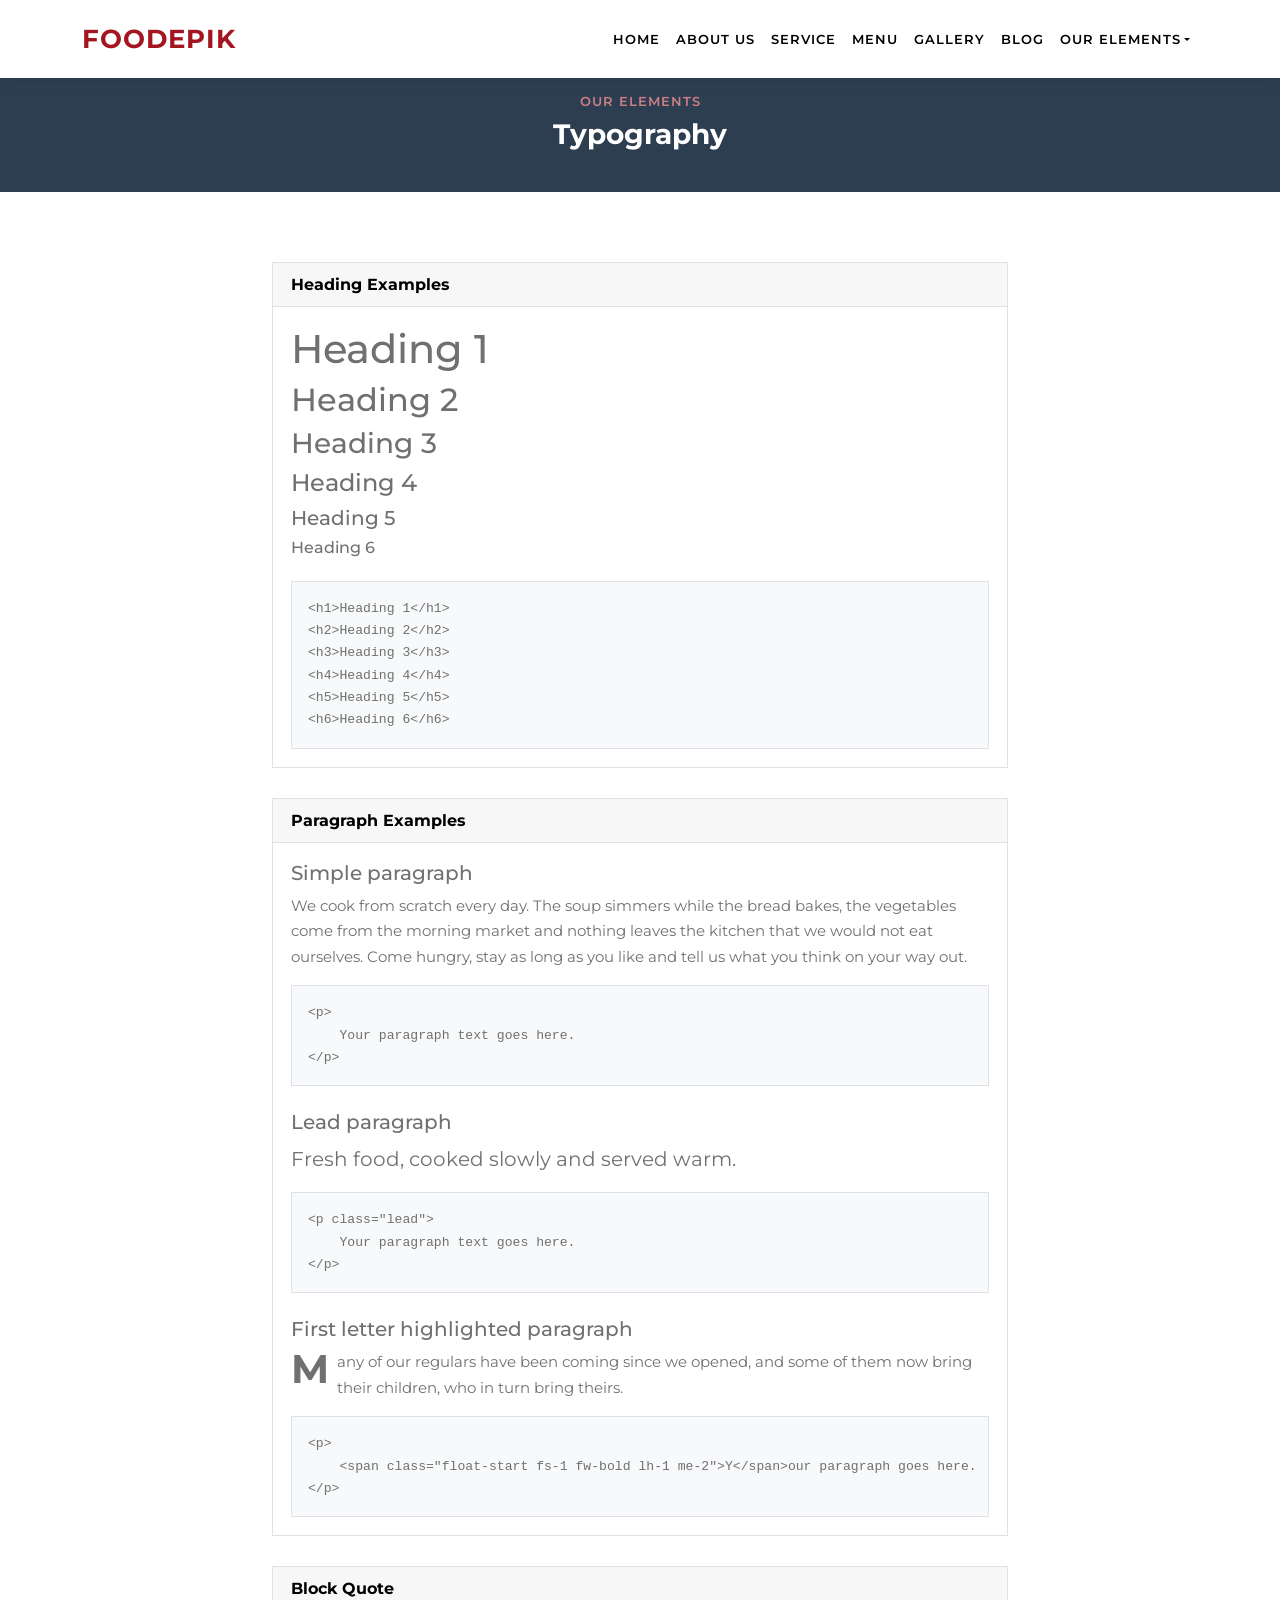
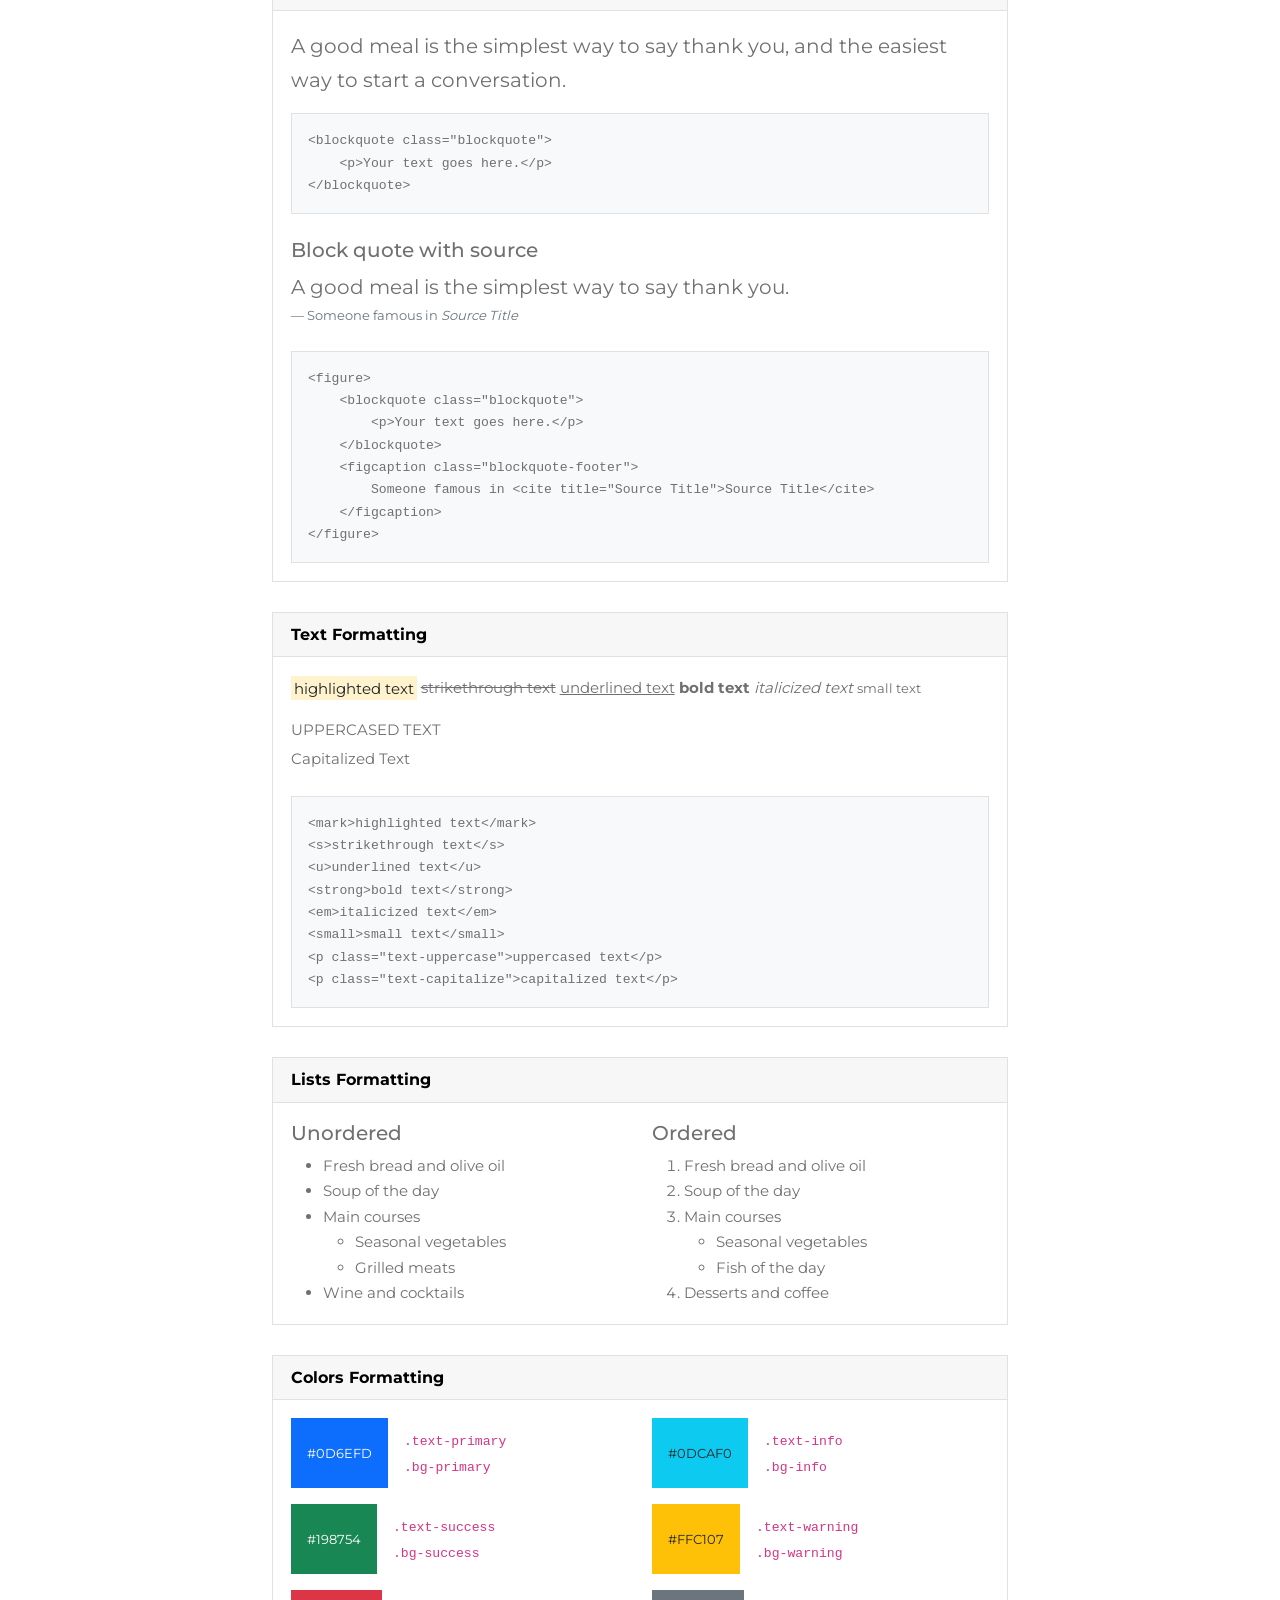
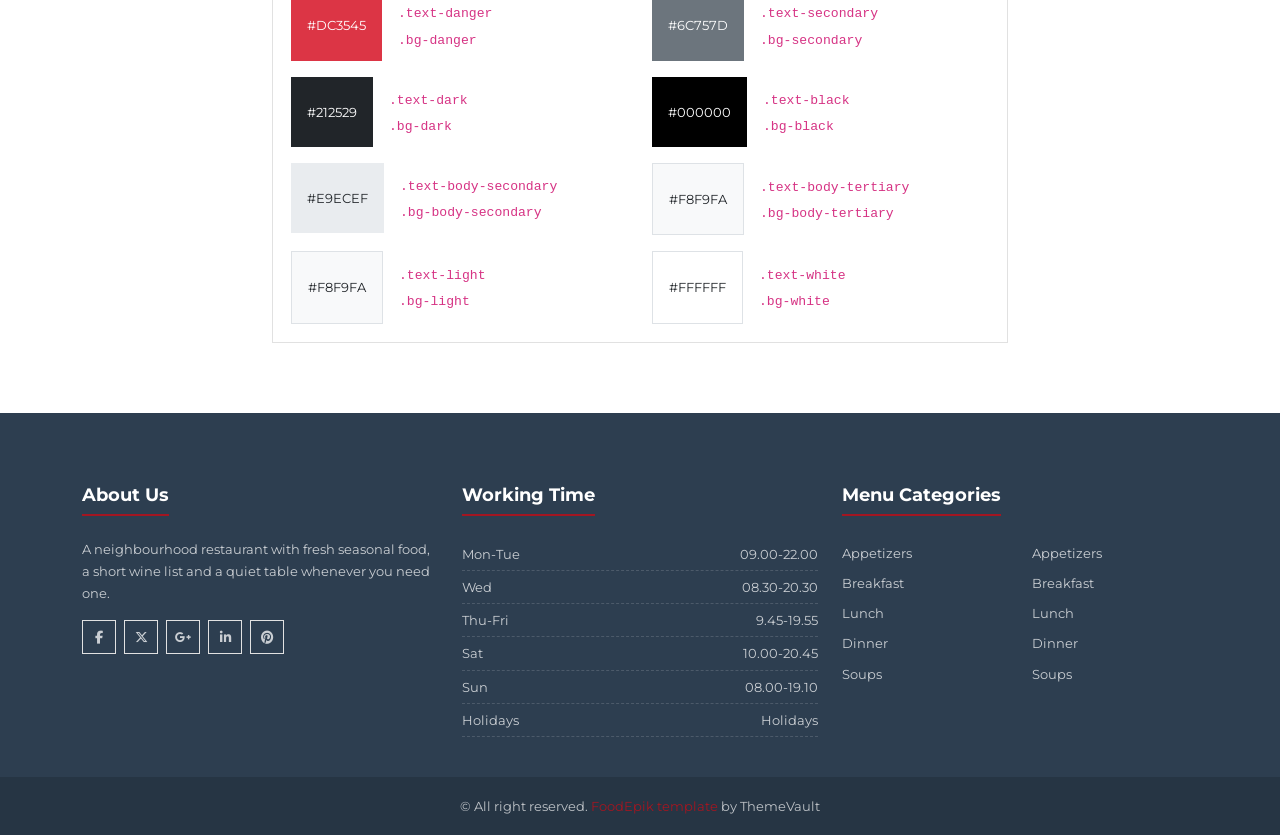
<file: typography.html>
<!--
Template Name: FoodEpik (v2.0)
File Name: typography.html
Author Name: ThemeVault
Author URI: https://www.themevault.net/
License URI: https://www.themevault.net/license/
-->
<!DOCTYPE html>
<html lang="en">
<head>
    <meta charset="utf-8">
    <meta name="viewport" content="width=device-width, initial-scale=1">
    <title>FoodEpik — Typography UI Element</title>
    <meta name="description" content="FoodEpik UI kit — typography reference with headings, paragraphs, lead and drop-cap text, blockquotes, inline text formatting, lists and the Bootstrap 5 color palette.">
    <link rel="icon" href="images/favicon.png">
    <link rel="stylesheet" href="css/bootstrap.min.css">
    <link rel="stylesheet" href="css/fontawesome.min.css">
    <link rel="stylesheet" href="css/style.css">
</head>
<body>

<!-- Color theme switcher -->
<div class="fe-switcher" id="fe-switcher">
    <button type="button" class="fe-switcher-toggle" aria-expanded="false" aria-controls="fe-switcher-panel" aria-label="Choose color theme">
        <i class="fa-solid fa-palette" aria-hidden="true"></i>
    </button>
    <div class="fe-switcher-panel" id="fe-switcher-panel">
        <button type="button" class="fe-swatch-tamarillo" data-fe-theme="tamarillo" aria-label="Tamarillo red theme"></button>
        <button type="button" class="fe-swatch-pomegranate" data-fe-theme="pomegranate" aria-label="Pomegranate orange-red theme"></button>
        <button type="button" class="fe-swatch-hot-cinnamon" data-fe-theme="hot-cinnamon" aria-label="Hot cinnamon orange theme"></button>
        <button type="button" class="fe-swatch-egg-blue" data-fe-theme="egg-blue" aria-label="Egg blue teal theme"></button>
        <button type="button" class="fe-swatch-west-side" data-fe-theme="west-side" aria-label="West side amber theme"></button>
        <button type="button" class="fe-swatch-dark-green" data-fe-theme="dark-green" aria-label="Dark green theme"></button>
    </div>
</div>

<!-- Header -->
<header data-section="header">
    <nav id="mainNav" class="navbar navbar-expand-lg fixed-top fe-navbar" aria-label="Main navigation">
        <div class="container">
            <a href="index.html" class="navbar-brand">FOOdEPIK</a>
            <button class="navbar-toggler" type="button" data-bs-toggle="collapse" data-bs-target="#feNavbar" aria-controls="feNavbar" aria-expanded="false" aria-label="Toggle navigation">
                <span class="navbar-toggler-icon"></span>
            </button>
            <div class="collapse navbar-collapse justify-content-end" id="feNavbar">
                <ul class="navbar-nav text-center">
                    <li class="nav-item"><a class="nav-link" href="index.html">Home</a></li>
                    <li class="nav-item"><a class="nav-link" href="index.html#about">About Us</a></li>
                    <li class="nav-item"><a class="nav-link" href="index.html#services">Service</a></li>
                    <li class="nav-item"><a class="nav-link" href="index.html#menu">Menu</a></li>
                    <li class="nav-item"><a class="nav-link" href="index.html#gallery">Gallery</a></li>
                    <li class="nav-item"><a class="nav-link" href="index.html#blog">Blog</a></li>
                    <li class="nav-item dropdown">
                        <a class="nav-link dropdown-toggle" href="#" role="button" data-bs-toggle="dropdown" aria-expanded="false">Our Elements</a>
                        <ul class="dropdown-menu dropdown-menu-end">
                            <li><a class="dropdown-item" href="accordions.html"><i class="fa-solid fa-circle-plus" aria-hidden="true"></i>Accordions</a></li>
                            <li><a class="dropdown-item" href="alerts.html"><i class="fa-solid fa-bell" aria-hidden="true"></i>Alert</a></li>
                            <li><a class="dropdown-item" href="buttons.html"><i class="fa-solid fa-link" aria-hidden="true"></i>Button</a></li>
                            <li><a class="dropdown-item" href="form-fields.html"><i class="fa-solid fa-align-justify" aria-hidden="true"></i>Form Field</a></li>
                            <li><a class="dropdown-item" href="grid.html"><i class="fa-solid fa-table-cells" aria-hidden="true"></i>Grid</a></li>
                            <li><a class="dropdown-item" href="icons.html"><i class="fa-solid fa-heart" aria-hidden="true"></i>Icons</a></li>
                            <li><a class="dropdown-item" href="message.html"><i class="fa-solid fa-comment" aria-hidden="true"></i>Message</a></li>
                            <li><a class="dropdown-item" href="tab.html"><i class="fa-solid fa-table-columns" aria-hidden="true"></i>Tab</a></li>
                            <li><a class="dropdown-item active" aria-current="page" href="typography.html"><i class="fa-solid fa-font" aria-hidden="true"></i>Typography</a></li>
                        </ul>
                    </li>
                </ul>
            </div>
        </div>
    </nav>
</header>

<main>
<!-- Page head -->
<div data-section="page-head" class="fe-page-head">
    <div class="container">
        <span class="fe-kicker">Our Elements</span>
        <h1>Typography</h1>
    </div>
</div>
<div data-section="content" class="fe-section">
    <div class="container">
        <div class="row justify-content-center">
            <div class="col-lg-8">

                <div class="fe-kit-block">
                    <div class="fe-kit-block-head"><h2>Heading examples</h2></div>
                    <div class="fe-kit-block-body">
                        <p class="h1">Heading 1</p>
                        <p class="h2">Heading 2</p>
                        <p class="h3">Heading 3</p>
                        <p class="h4">Heading 4</p>
                        <p class="h5">Heading 5</p>
                        <p class="h6 mb-4">Heading 6</p>
                        <pre class="bg-light border p-3 mb-0"><code>&lt;h1&gt;Heading 1&lt;/h1&gt;
&lt;h2&gt;Heading 2&lt;/h2&gt;
&lt;h3&gt;Heading 3&lt;/h3&gt;
&lt;h4&gt;Heading 4&lt;/h4&gt;
&lt;h5&gt;Heading 5&lt;/h5&gt;
&lt;h6&gt;Heading 6&lt;/h6&gt;</code></pre>
                    </div>
                </div>

                <div class="fe-kit-block">
                    <div class="fe-kit-block-head"><h2>Paragraph examples</h2></div>
                    <div class="fe-kit-block-body">
                        <h3 class="h5">Simple paragraph</h3>
                        <p>We cook from scratch every day. The soup simmers while the bread bakes, the vegetables come from the morning market and nothing leaves the kitchen that we would not eat ourselves. Come hungry, stay as long as you like and tell us what you think on your way out.</p>
                        <pre class="bg-light border p-3"><code>&lt;p&gt;
    Your paragraph text goes here.
&lt;/p&gt;</code></pre>

                        <h3 class="h5 mt-4">Lead paragraph</h3>
                        <p class="lead">Fresh food, cooked slowly and served warm.</p>
                        <pre class="bg-light border p-3"><code>&lt;p class="lead"&gt;
    Your paragraph text goes here.
&lt;/p&gt;</code></pre>

                        <h3 class="h5 mt-4">First letter highlighted paragraph</h3>
                        <p class="clearfix"><span class="float-start fs-1 fw-bold lh-1 me-2">M</span>any of our regulars have been coming since we opened, and some of them now bring their children, who in turn bring theirs.</p>
                        <pre class="bg-light border p-3 mb-0"><code>&lt;p&gt;
    &lt;span class="float-start fs-1 fw-bold lh-1 me-2"&gt;Y&lt;/span&gt;our paragraph goes here.
&lt;/p&gt;</code></pre>
                    </div>
                </div>

                <div class="fe-kit-block">
                    <div class="fe-kit-block-head"><h2>Block quote</h2></div>
                    <div class="fe-kit-block-body">
                        <blockquote class="blockquote">
                            <p>A good meal is the simplest way to say thank you, and the easiest way to start a conversation.</p>
                        </blockquote>
                        <pre class="bg-light border p-3"><code>&lt;blockquote class="blockquote"&gt;
    &lt;p&gt;Your text goes here.&lt;/p&gt;
&lt;/blockquote&gt;</code></pre>

                        <h3 class="h5 mt-4">Block quote with source</h3>
                        <figure class="mb-4">
                            <blockquote class="blockquote">
                                <p>A good meal is the simplest way to say thank you.</p>
                            </blockquote>
                            <figcaption class="blockquote-footer">Someone famous in <cite title="Source Title">Source Title</cite></figcaption>
                        </figure>
                        <pre class="bg-light border p-3 mb-0"><code>&lt;figure&gt;
    &lt;blockquote class="blockquote"&gt;
        &lt;p&gt;Your text goes here.&lt;/p&gt;
    &lt;/blockquote&gt;
    &lt;figcaption class="blockquote-footer"&gt;
        Someone famous in &lt;cite title="Source Title"&gt;Source Title&lt;/cite&gt;
    &lt;/figcaption&gt;
&lt;/figure&gt;</code></pre>
                    </div>
                </div>

                <div class="fe-kit-block">
                    <div class="fe-kit-block-head"><h2>Text formatting</h2></div>
                    <div class="fe-kit-block-body">
                        <p>
                            <mark>highlighted text</mark>
                            <s>strikethrough text</s>
                            <u>underlined text</u>
                            <strong>bold text</strong>
                            <em>italicized text</em>
                            <small>small text</small>
                        </p>
                        <p class="text-uppercase mb-1">uppercased text</p>
                        <p class="text-capitalize mb-4">capitalized text</p>
                        <pre class="bg-light border p-3 mb-0"><code>&lt;mark&gt;highlighted text&lt;/mark&gt;
&lt;s&gt;strikethrough text&lt;/s&gt;
&lt;u&gt;underlined text&lt;/u&gt;
&lt;strong&gt;bold text&lt;/strong&gt;
&lt;em&gt;italicized text&lt;/em&gt;
&lt;small&gt;small text&lt;/small&gt;
&lt;p class="text-uppercase"&gt;uppercased text&lt;/p&gt;
&lt;p class="text-capitalize"&gt;capitalized text&lt;/p&gt;</code></pre>
                    </div>
                </div>

                <div class="fe-kit-block">
                    <div class="fe-kit-block-head"><h2>Lists formatting</h2></div>
                    <div class="fe-kit-block-body">
                        <div class="row gy-4">
                            <div class="col-sm-6">
                                <h3 class="h5">Unordered</h3>
                                <ul class="mb-0">
                                    <li>Fresh bread and olive oil</li>
                                    <li>Soup of the day</li>
                                    <li>Main courses
                                        <ul>
                                            <li>Seasonal vegetables</li>
                                            <li>Grilled meats</li>
                                        </ul>
                                    </li>
                                    <li>Wine and cocktails</li>
                                </ul>
                            </div>
                            <div class="col-sm-6">
                                <h3 class="h5">Ordered</h3>
                                <ol class="mb-0">
                                    <li>Fresh bread and olive oil</li>
                                    <li>Soup of the day</li>
                                    <li>Main courses
                                        <ul>
                                            <li>Seasonal vegetables</li>
                                            <li>Fish of the day</li>
                                        </ul>
                                    </li>
                                    <li>Desserts and coffee</li>
                                </ol>
                            </div>
                        </div>
                    </div>
                </div>

                <div class="fe-kit-block mb-0">
                    <div class="fe-kit-block-head"><h2>Colors formatting</h2></div>
                    <div class="fe-kit-block-body">
                        <div class="row gy-3">
                            <div class="col-sm-6">
                                <div class="d-flex align-items-center gap-3">
                                    <p class="bg-primary text-white text-uppercase small py-4 px-3 mb-0 flex-shrink-0">#0d6efd</p>
                                    <p class="mb-0"><code>.text-primary</code><br><code>.bg-primary</code></p>
                                </div>
                            </div>
                            <div class="col-sm-6">
                                <div class="d-flex align-items-center gap-3">
                                    <p class="bg-info text-dark text-uppercase small py-4 px-3 mb-0 flex-shrink-0">#0dcaf0</p>
                                    <p class="mb-0"><code>.text-info</code><br><code>.bg-info</code></p>
                                </div>
                            </div>
                            <div class="col-sm-6">
                                <div class="d-flex align-items-center gap-3">
                                    <p class="bg-success text-white text-uppercase small py-4 px-3 mb-0 flex-shrink-0">#198754</p>
                                    <p class="mb-0"><code>.text-success</code><br><code>.bg-success</code></p>
                                </div>
                            </div>
                            <div class="col-sm-6">
                                <div class="d-flex align-items-center gap-3">
                                    <p class="bg-warning text-dark text-uppercase small py-4 px-3 mb-0 flex-shrink-0">#ffc107</p>
                                    <p class="mb-0"><code>.text-warning</code><br><code>.bg-warning</code></p>
                                </div>
                            </div>
                            <div class="col-sm-6">
                                <div class="d-flex align-items-center gap-3">
                                    <p class="bg-danger text-white text-uppercase small py-4 px-3 mb-0 flex-shrink-0">#dc3545</p>
                                    <p class="mb-0"><code>.text-danger</code><br><code>.bg-danger</code></p>
                                </div>
                            </div>
                            <div class="col-sm-6">
                                <div class="d-flex align-items-center gap-3">
                                    <p class="bg-secondary text-white text-uppercase small py-4 px-3 mb-0 flex-shrink-0">#6c757d</p>
                                    <p class="mb-0"><code>.text-secondary</code><br><code>.bg-secondary</code></p>
                                </div>
                            </div>
                            <div class="col-sm-6">
                                <div class="d-flex align-items-center gap-3">
                                    <p class="bg-dark text-white text-uppercase small py-4 px-3 mb-0 flex-shrink-0">#212529</p>
                                    <p class="mb-0"><code>.text-dark</code><br><code>.bg-dark</code></p>
                                </div>
                            </div>
                            <div class="col-sm-6">
                                <div class="d-flex align-items-center gap-3">
                                    <p class="bg-black text-white text-uppercase small py-4 px-3 mb-0 flex-shrink-0">#000000</p>
                                    <p class="mb-0"><code>.text-black</code><br><code>.bg-black</code></p>
                                </div>
                            </div>
                            <div class="col-sm-6">
                                <div class="d-flex align-items-center gap-3">
                                    <p class="bg-body-secondary text-dark text-uppercase small py-4 px-3 mb-0 flex-shrink-0">#e9ecef</p>
                                    <p class="mb-0"><code>.text-body-secondary</code><br><code>.bg-body-secondary</code></p>
                                </div>
                            </div>
                            <div class="col-sm-6">
                                <div class="d-flex align-items-center gap-3">
                                    <p class="bg-body-tertiary border text-dark text-uppercase small py-4 px-3 mb-0 flex-shrink-0">#f8f9fa</p>
                                    <p class="mb-0"><code>.text-body-tertiary</code><br><code>.bg-body-tertiary</code></p>
                                </div>
                            </div>
                            <div class="col-sm-6">
                                <div class="d-flex align-items-center gap-3">
                                    <p class="bg-light border text-dark text-uppercase small py-4 px-3 mb-0 flex-shrink-0">#f8f9fa</p>
                                    <p class="mb-0"><code>.text-light</code><br><code>.bg-light</code></p>
                                </div>
                            </div>
                            <div class="col-sm-6">
                                <div class="d-flex align-items-center gap-3">
                                    <p class="bg-white border text-dark text-uppercase small py-4 px-3 mb-0 flex-shrink-0">#ffffff</p>
                                    <p class="mb-0"><code>.text-white</code><br><code>.bg-white</code></p>
                                </div>
                            </div>
                        </div>
                    </div>
                </div>

            </div>
        </div>
    </div>
</div>
</main>

<!-- Footer -->
<footer data-section="footer" id="foodfooter" class="fe-footer">
    <div class="container">
        <div class="row gy-4">
            <div class="col-md-4">
                <h2>About Us</h2>
                <p>A neighbourhood restaurant with fresh seasonal food, a short wine list and a quiet table whenever you need one.</p>
                <div class="fe-social justify-content-start">
                    <a href="#" aria-label="FoodEpik on Facebook"><i class="fa-brands fa-facebook-f" aria-hidden="true"></i></a>
                    <a href="#" aria-label="FoodEpik on X (Twitter)"><i class="fa-brands fa-x-twitter" aria-hidden="true"></i></a>
                    <a href="#" aria-label="FoodEpik on Google"><i class="fa-brands fa-google-plus-g" aria-hidden="true"></i></a>
                    <a href="#" aria-label="FoodEpik on LinkedIn"><i class="fa-brands fa-linkedin-in" aria-hidden="true"></i></a>
                    <a href="#" aria-label="FoodEpik on Pinterest"><i class="fa-brands fa-pinterest" aria-hidden="true"></i></a>
                </div>
            </div>
            <div class="col-md-4">
                <h2>Working Time</h2>
                <div class="fe-hours"><span>Mon-Tue</span><span>09.00-22.00</span></div>
                <div class="fe-hours"><span>Wed</span><span>08.30-20.30</span></div>
                <div class="fe-hours"><span>Thu-Fri</span><span>9.45-19.55</span></div>
                <div class="fe-hours"><span>Sat</span><span>10.00-20.45</span></div>
                <div class="fe-hours"><span>Sun</span><span>08.00-19.10</span></div>
                <div class="fe-hours"><span>Holidays</span><span>Holidays</span></div>
            </div>
            <div class="col-md-4">
                <h2>Menu Categories</h2>
                <div class="row">
                    <div class="col-6">
                        <ul>
                            <li><a href="menu.html">Appetizers</a></li>
                            <li><a href="menu.html">Breakfast</a></li>
                            <li><a href="menu.html">Lunch</a></li>
                            <li><a href="menu.html">Dinner</a></li>
                            <li><a href="menu.html">Soups</a></li>
                        </ul>
                    </div>
                    <div class="col-6">
                        <ul>
                            <li><a href="menu.html">Appetizers</a></li>
                            <li><a href="menu.html">Breakfast</a></li>
                            <li><a href="menu.html">Lunch</a></li>
                            <li><a href="menu.html">Dinner</a></li>
                            <li><a href="menu.html">Soups</a></li>
                        </ul>
                    </div>
                </div>
            </div>
        </div>
    </div>
</footer>

<div class="fe-backlink">
    <div class="container">
        <!--Do not remove Backlink from footer of the template. To remove it you can purchase the Backlink !-->
        <p class="mb-0">&copy; All right reserved.  <a href="https://www.themevault.net/foodepik-online-food-ordering-template-free" target="_blank" rel="noopener">FoodEpik template</a> by ThemeVault</p>
    </div>
</div>

<button id="fe-back-to-top" type="button" aria-label="Back to top"><i class="fa-solid fa-angles-up" aria-hidden="true"></i></button>

<script src="js/bootstrap.bundle.min.js" defer></script>
<script src="js/main.js" defer></script>
</body>
</html>
</file>
<file: css/style.css>
/*
 Template Name: FoodEpik (v2.0)
 File Name: style.css
 Author Name: ThemeVault
 Author URI: https://www.themevault.net/
 License URI: https://www.themevault.net/license/
*/

/* ============================================================
   1. Design tokens
   ============================================================ */

:root {
    --fe-primary: #a31621;          /* tamarillo (default theme) */
    --fe-primary-dark: color-mix(in srgb, var(--fe-primary) 82%, #000);
    --fe-dark: #2d3e50;
    --fe-heading: #000000;
    --fe-body: #707070;
    --fe-line: #e1e1e1;
    --fe-light: #f7f7f7;
    --fe-white: #ffffff;
    --fe-font: "Montserrat", "Segoe UI", Arial, sans-serif;
    --fe-radius: 0;                  /* FoodEpik is square-cornered */
    --fe-shadow: 0 10px 30px rgba(0, 0, 0, .08);
    --fe-section-pad: 70px;
}

/* 6 switchable color themes — one variable each */
[data-theme="pomegranate"]  { --fe-primary: #eb4511; }
[data-theme="hot-cinnamon"] { --fe-primary: #cd671d; }
[data-theme="egg-blue"]     { --fe-primary: #08bbb7; }
[data-theme="west-side"]    { --fe-primary: #ffa111; }
[data-theme="dark-green"]   { --fe-primary: #49a239; }

/* ============================================================
   2. Fonts (local, self-contained)
   ============================================================ */

@font-face { font-family: "Montserrat"; font-weight: 400; font-style: normal; font-display: swap; src: url("../fonts/montserrat-400.woff2") format("woff2"); }
@font-face { font-family: "Montserrat"; font-weight: 500; font-style: normal; font-display: swap; src: url("../fonts/montserrat-500.woff2") format("woff2"); }
@font-face { font-family: "Montserrat"; font-weight: 600; font-style: normal; font-display: swap; src: url("../fonts/montserrat-600.woff2") format("woff2"); }
@font-face { font-family: "Montserrat"; font-weight: 700; font-style: normal; font-display: swap; src: url("../fonts/montserrat-700.woff2") format("woff2"); }

/* ============================================================
   3. Base
   ============================================================ */

html { scroll-behavior: smooth; scroll-padding-top: 76px; }

body {
    font-family: var(--fe-font);
    color: var(--fe-body);
    font-size: 15px;
    line-height: 1.7;
    background: var(--fe-white);
}

h1, h2, h3, h4, h5, h6 { color: var(--fe-heading); font-weight: 700; }

a { color: var(--fe-primary); text-decoration: none; }
a:hover { color: var(--fe-primary-dark); }

.fe-section { padding: var(--fe-section-pad) 0; }
@media (max-width: 767.98px) { :root { --fe-section-pad: 48px; } }

/* Section titles: gray kicker + double-underlined h2 */
.fe-section-title { margin-bottom: 40px; }
.fe-section-title .fe-kicker {
    color: var(--fe-body);
    display: block;
    font-size: 14px;
    font-weight: 700;
    letter-spacing: 1px;
    text-transform: capitalize;
}
.fe-section-title h1,
.fe-section-title h2 {
    border-bottom: 3px solid var(--fe-primary);
    display: inline-block;
    font-size: 30px;
    padding: 10px 0;
    position: relative;
    text-transform: capitalize;
    margin-bottom: 0;
}
.fe-section-title h1::before,
.fe-section-title h2::before {
    content: "";
    position: absolute;
    left: 0;
    bottom: 2px;
    width: 100%;
    height: 1px;
    background: var(--fe-primary);
}
.fe-section-title.fe-on-dark h1,
.fe-section-title.fe-on-dark h2,
.fe-section-title.fe-on-dark .fe-kicker { color: var(--fe-white); }

/* ============================================================
   4. Buttons — square, uppercase, letterspaced
   ============================================================ */

.btn-fe,
.btn-fe-outline,
.btn-fe-light {
    border-radius: var(--fe-radius);
    font-size: 12px;
    font-weight: 600;
    letter-spacing: 1px;
    padding: 10px 22px;
    text-transform: uppercase;
    transition: background .3s ease, color .3s ease, border-color .3s ease;
}
.btn-fe { background: var(--fe-primary); border: 1px solid var(--fe-primary); color: var(--fe-white); }
.btn-fe:hover, .btn-fe:focus { background: var(--fe-primary-dark); border-color: var(--fe-primary-dark); color: var(--fe-white); }
.btn-fe-outline { background: transparent; border: 1px solid var(--fe-heading); color: var(--fe-heading); }
.btn-fe-outline:hover, .btn-fe-outline:focus { background: var(--fe-primary); border-color: var(--fe-primary); color: var(--fe-white); }
.btn-fe-light { background: transparent; border: 1px solid var(--fe-white); color: var(--fe-white); }
.btn-fe-light:hover, .btn-fe-light:focus { background: var(--fe-primary); border-color: var(--fe-primary); color: var(--fe-white); }

.form-check-input:checked { background-color: var(--fe-primary); border-color: var(--fe-primary); }
.form-control:focus, .form-select:focus {
    border-color: var(--fe-primary);
    box-shadow: 0 0 0 .2rem color-mix(in srgb, var(--fe-primary) 20%, transparent);
}

/* ============================================================
   5. Header / navbar
   ============================================================ */

.fe-navbar {
    background: var(--fe-white);
    box-shadow: 0 2px 12px rgba(0, 0, 0, .08);
    padding-top: .75rem;
    padding-bottom: .75rem;
}
.fe-navbar .navbar-brand {
    color: var(--fe-primary);
    font-size: 26px;
    font-weight: 700;
    letter-spacing: 1px;
    text-transform: uppercase;
}
.fe-navbar .nav-link {
    color: var(--fe-heading);
    font-size: 13px;
    font-weight: 600;
    letter-spacing: 1px;
    text-transform: uppercase;
    padding-left: .9rem;
    padding-right: .9rem;
}
.fe-navbar .nav-link:hover,
.fe-navbar .nav-link:focus,
.fe-navbar .nav-link.active { color: var(--fe-primary); }
.fe-navbar .dropdown-menu {
    border: 1px solid var(--fe-primary);
    border-radius: var(--fe-radius);
    margin-top: 0;
}
.fe-navbar .dropdown-item {
    font-size: 13px;
    font-weight: 500;
    padding-top: .5rem;
    padding-bottom: .5rem;
}
.fe-navbar .dropdown-item i { color: var(--fe-primary); width: 1.4em; margin-right: .35rem; }
.fe-navbar .dropdown-item:hover, .fe-navbar .dropdown-item:focus { background: var(--fe-primary); color: var(--fe-white); }
.fe-navbar .dropdown-item:hover i, .fe-navbar .dropdown-item:focus i { color: var(--fe-white); }

/* ============================================================
   6. Hero
   ============================================================ */

.fe-hero {
    background: url("../images/bgbanner.png") no-repeat center top / cover;
    min-height: 560px;
    display: flex;
    align-items: center;
    justify-content: center;
    text-align: center;
    position: relative;
}
.fe-hero::before { content: ""; position: absolute; inset: 0; background: rgba(0, 0, 0, .25); }
.fe-hero > .container { position: relative; }
.fe-hero h1 {
    color: var(--fe-white);
    font-size: clamp(28px, 6vw, 44px);
    font-weight: 700;
    letter-spacing: 2px;
    text-transform: uppercase;
}
.fe-hero h1 .fe-hero-accent { color: var(--fe-primary); }
.fe-hero p {
    color: var(--fe-white);
    font-size: 13px;
    font-weight: 600;
    letter-spacing: 3px;
    margin-top: 16px;
    text-transform: capitalize;
}
@media (max-width: 575.98px) { .fe-hero { min-height: 440px; } }

/* ============================================================
   7. Feature strip (Fresh Food / Chef's Specials / Good Wines)
   ============================================================ */

.fe-strip { background: var(--fe-primary); color: var(--fe-white); padding: 28px 0; }
.fe-strip-item { display: flex; gap: 16px; align-items: flex-start; padding: 10px 0; }
.fe-strip-item img { width: 48px; height: 48px; object-fit: contain; filter: brightness(0) invert(1); flex-shrink: 0; }
.fe-strip-item h3 { color: var(--fe-white); font-size: 17px; text-transform: capitalize; margin-bottom: 6px; }
.fe-strip-item p { color: rgba(255, 255, 255, .85); font-size: 13px; margin-bottom: 0; }

/* ============================================================
   8. About / Services
   ============================================================ */

.fe-framed-img { border: 1px solid var(--fe-line); padding: 12px; background: var(--fe-white); box-shadow: var(--fe-shadow); }

.fe-service { display: flex; gap: 18px; margin-bottom: 30px; }
.fe-service-icon {
    border: 1px solid var(--fe-line);
    color: var(--fe-primary);
    flex-shrink: 0;
    font-size: 22px;
    width: 58px;
    height: 58px;
    display: flex;
    align-items: center;
    justify-content: center;
}
.fe-service h3 { font-size: 18px; margin-bottom: 8px; }
.fe-service p { margin-bottom: 0; }

/* ============================================================
   9. Menu lists
   ============================================================ */

.fe-course-heading {
    color: var(--fe-primary);
    font-size: 20px;
    font-weight: 700;
    margin: 40px 0;
    text-transform: uppercase;
    text-align: center;
}
.fe-menu-item { display: flex; gap: 16px; align-items: center; padding: 14px 0; border-bottom: 1px dashed var(--fe-line); }
.fe-menu-item img { width: 64px; height: 64px; object-fit: cover; flex-shrink: 0; }
.fe-menu-item-body { flex-grow: 1; min-width: 0; }
.fe-menu-item h3, .fe-menu-item h4 {
    display: flex;
    justify-content: space-between;
    align-items: baseline;
    gap: 12px;
    font-size: 16px;
    text-transform: capitalize;
    margin-bottom: 4px;
}
.fe-menu-item .fe-price { color: var(--fe-primary); font-weight: 700; font-size: 15px; white-space: nowrap; }
.fe-menu-item p { font-size: 13px; margin-bottom: 0; text-transform: capitalize; }

/* ============================================================
   10. Full-bleed bands (Open Hours / Discount / Dining / Deal / Clients)
   ============================================================ */

.fe-band { position: relative; background-position: center top; background-size: cover; background-repeat: no-repeat; color: var(--fe-white); }
.fe-band::before { content: ""; position: absolute; inset: 0; background: rgba(0, 0, 0, .6); }
.fe-band > .container { position: relative; }
.fe-band-pad { padding-top: 90px; padding-bottom: 90px; }
.fe-band-lede { max-width: 560px; }
.fe-band h2, .fe-band h3 { color: var(--fe-white); }
.fe-band p { color: rgba(255, 255, 255, .9); }

.fe-band-open    { background-image: url("../images/Image17.png"); }
.fe-band-discount{ background-image: url("../images/Image26.png"); }
.fe-band-dining  { background-image: url("../images/Image36.png"); }
.fe-band-deal    { background-image: url("../images/Image41.png"); }
.fe-band-clients { background-image: url("../images/Image42.png"); }
.fe-band-newsletter { background-image: url("../images/Image46.png"); }

.fe-discount-line { font-size: clamp(22px, 4vw, 34px); font-weight: 700; text-transform: capitalize; margin: 0; }
.fe-discount-line .fe-xl { color: var(--fe-primary); font-size: 1.6em; font-weight: 700; }

/* ============================================================
   11. Dishes cards (content-length-proof)
   ============================================================ */

.fe-card { background: var(--fe-white); border: 1px solid var(--fe-line); height: 100%; display: flex; flex-direction: column; transition: box-shadow .3s ease, transform .3s ease; }
.fe-card:hover { box-shadow: var(--fe-shadow); transform: translateY(-4px); }
.fe-card-media { aspect-ratio: 4 / 3; overflow: hidden; }
.fe-card-media img { width: 100%; height: 100%; object-fit: cover; transition: transform .4s ease; }
.fe-card:hover .fe-card-media img { transform: scale(1.05); }
.fe-card-body { padding: 16px; display: flex; flex-direction: column; flex-grow: 1; text-align: center; }
.fe-card-body h3 { font-size: 16px; text-transform: capitalize; margin-bottom: 4px; display: -webkit-box; -webkit-line-clamp: 2; -webkit-box-orient: vertical; overflow: hidden; }
.fe-card-body .fe-price { color: var(--fe-primary); font-weight: 700; }
.fe-card-body p { font-size: 13px; margin-top: 6px; margin-bottom: 0; display: -webkit-box; -webkit-line-clamp: 2; -webkit-box-orient: vertical; overflow: hidden; }

/* ============================================================
   12. Reservation form
   ============================================================ */

.fe-input-icon { position: relative; }
.fe-input-icon > i { position: absolute; left: 14px; top: 50%; transform: translateY(-50%); color: var(--fe-primary); pointer-events: none; }
.fe-input-icon .form-control { padding-left: 42px; border-radius: var(--fe-radius); }

/* ============================================================
   13. Gallery + lightbox
   ============================================================ */

.fe-gallery a { display: block; position: relative; overflow: hidden; }
.fe-gallery figure { margin: 0; }
.fe-gallery img { transition: transform .4s ease; }
.fe-gallery a::after {
    content: "\2b";  /* plus sign */
    position: absolute;
    inset: 0;
    display: flex;
    align-items: center;
    justify-content: center;
    font-size: 28px;
    color: var(--fe-white);
    background: color-mix(in srgb, var(--fe-primary) 65%, transparent);
    opacity: 0;
    transition: opacity .3s ease;
}
.fe-gallery a:hover::after, .fe-gallery a:focus::after { opacity: 1; }
.fe-gallery a:hover img { transform: scale(1.06); }

.fe-lightbox { border: 0; padding: 0; background: transparent; max-width: min(92vw, 1000px); }
.fe-lightbox::backdrop { background: rgba(0, 0, 0, .85); }
.fe-lightbox img { max-width: 100%; max-height: 82vh; display: block; margin: 0 auto; }
.fe-lightbox .fe-lightbox-bar { display: flex; justify-content: center; gap: 12px; padding: 12px 0; }
.fe-lightbox button {
    background: var(--fe-primary);
    border: 0;
    color: var(--fe-white);
    width: 42px;
    height: 42px;
    font-size: 16px;
}
.fe-lightbox button:hover { background: var(--fe-primary-dark); }

/* ============================================================
   14. Staff
   ============================================================ */

.fe-staff { text-align: center; height: 100%; }
.fe-staff img { border: 1px solid var(--fe-line); }
.fe-staff h3 { font-size: 17px; margin: 16px 0 2px; text-transform: capitalize; }
.fe-staff .fe-role { color: var(--fe-primary); font-size: 13px; font-weight: 600; display: block; margin-bottom: 8px; }
.fe-staff p { font-size: 13px; }

.fe-social { display: flex; gap: 8px; justify-content: center; }
.fe-social a {
    border: 1px solid var(--fe-line);
    color: var(--fe-body);
    width: 34px;
    height: 34px;
    display: flex;
    align-items: center;
    justify-content: center;
    font-size: 13px;
    transition: background .3s ease, color .3s ease, border-color .3s ease;
}
.fe-social a:hover, .fe-social a:focus { background: var(--fe-primary); border-color: var(--fe-primary); color: var(--fe-white); }
.fe-band .fe-social a { border-color: rgba(255, 255, 255, .4); color: var(--fe-white); }

/* ============================================================
   15. Deal countdown + counters
   ============================================================ */

.fe-countdown { display: flex; gap: 14px; justify-content: center; flex-wrap: wrap; margin: 30px 0; }
.fe-countdown > div { background: rgba(255, 255, 255, .12); border: 1px solid rgba(255, 255, 255, .35); min-width: 84px; padding: 14px 10px; text-align: center; }
.fe-countdown .fe-count-num { color: var(--fe-white); display: block; font-size: 30px; font-weight: 700; }
.fe-countdown .fe-count-label { color: color-mix(in srgb, var(--fe-primary) 55%, #fff); font-size: 12px; font-weight: 600; letter-spacing: 1px; text-transform: uppercase; }

.fe-freebie { text-align: center; }
.fe-freebie .fe-free { color: var(--fe-primary); font-size: 26px; font-weight: 700; text-transform: uppercase; margin-bottom: 0; }
.fe-freebie .fe-free-what { color: var(--fe-white); font-size: 20px; font-weight: 700; text-transform: uppercase; display: block; line-height: 1.3; }
.fe-freebie h4 { color: rgba(255, 255, 255, .85); font-size: 14px; font-weight: 500; margin-top: 8px; text-transform: capitalize; }

.fe-counter-block { text-align: center; padding: 16px 0; }
.fe-counter-block .fe-counter { color: var(--fe-white); font-size: 38px; font-weight: 700; margin-bottom: 0; }
.fe-counter-block h3 { color: color-mix(in srgb, var(--fe-primary) 55%, #fff); font-size: 15px; font-weight: 600; text-transform: uppercase; }

.fe-clients-lead { max-width: 760px; margin: 0 auto 10px; text-align: center; font-size: 18px; text-transform: capitalize; }
.fe-clients-rule { width: 80px; height: 3px; background: var(--fe-primary); margin: 0 auto 40px; }

.fe-numbered { padding: 10px 0; }
.fe-numbered .fe-num { color: var(--fe-primary); font-size: 24px; font-weight: 700; display: block; }
.fe-numbered h3 { color: var(--fe-white); font-size: 17px; margin: 6px 0 10px; text-transform: capitalize; }
.fe-numbered p { font-size: 13px; margin-bottom: 0; }

/* ============================================================
   16. Testimonials carousel
   ============================================================ */

.fe-testimonial { max-width: 760px; margin: 0 auto; text-align: center; padding: 0 48px 40px; }
.fe-testimonial .fe-quote { color: var(--fe-primary); font-size: 26px; margin: 18px 0 10px; }
.fe-testimonial .fe-who { font-size: 17px; text-transform: capitalize; }
.fe-carousel .carousel-indicators { position: static; margin-top: 8px; }
.fe-carousel .carousel-indicators [data-bs-target] { background-color: var(--fe-primary); background-clip: content-box; box-sizing: border-box; width: 40px; height: 40px; padding: 15px; margin: 0; border-radius: 50%; border: 0; }

/* ============================================================
   17. Blog cards
   ============================================================ */

.fe-blog-card { position: relative; overflow: hidden; height: 100%; }
.fe-blog-card img { width: 100%; aspect-ratio: 4 / 3; object-fit: cover; }
.fe-blog-card .fe-blog-overlay {
    position: absolute;
    inset: 0;
    background: color-mix(in srgb, var(--fe-primary) 78%, #000 8%);
    color: var(--fe-white);
    display: flex;
    flex-direction: column;
    justify-content: center;
    padding: 22px;
    text-align: center;
    opacity: 0;
    transition: opacity .35s ease;
}
.fe-blog-card:hover .fe-blog-overlay, .fe-blog-card:focus-within .fe-blog-overlay { opacity: 1; }
.fe-blog-overlay .fe-date { font-size: 12px; letter-spacing: 1px; text-transform: uppercase; }
.fe-blog-overlay h3 { color: var(--fe-white); font-size: 18px; margin: 8px 0; text-transform: capitalize; }
.fe-blog-overlay p { font-size: 13px; display: -webkit-box; -webkit-line-clamp: 3; -webkit-box-orient: vertical; overflow: hidden; }
.fe-blog-overlay .btn-fe-light { align-self: center; }
@media (hover: none) {
    /* touch devices: overlay always readable */
    .fe-blog-card .fe-blog-overlay { position: static; opacity: 1; background: var(--fe-dark); }
    .fe-blog-card img { aspect-ratio: 16 / 9; }
}

/* ============================================================
   18. Newsletter + footer
   ============================================================ */

.fe-newsletter { padding-top: 44px; padding-bottom: 44px; }
.fe-newsletter h2 { color: var(--fe-white); font-size: 24px; text-transform: capitalize; margin-bottom: 0; }
.fe-newsletter .input-group .form-control { border-radius: var(--fe-radius); }
.fe-newsletter .btn-fe { white-space: nowrap; }

.fe-footer { background: var(--fe-dark); color: rgba(255, 255, 255, .75); padding: var(--fe-section-pad) 0 40px; }
.fe-footer h2 {
    border-bottom: 2px solid var(--fe-primary);
    color: var(--fe-white);
    display: inline-block;
    font-size: 18px;
    margin-bottom: 22px;
    padding-bottom: 8px;
    text-transform: capitalize;
}
.fe-footer p, .fe-footer li { font-size: 13px; }
.fe-footer ul { list-style: none; padding: 0; margin: 0; }
.fe-footer li { padding: 4px 0; text-transform: capitalize; }
.fe-footer a { color: rgba(255, 255, 255, .75); }
.fe-footer a:hover { color: var(--fe-primary); }
.fe-hours { display: flex; justify-content: space-between; gap: 10px; border-bottom: 1px dashed rgba(255, 255, 255, .15); padding: 5px 0; font-size: 13px; }

.fe-backlink { background: color-mix(in srgb, var(--fe-dark) 85%, #000); color: rgba(255, 255, 255, .7); padding: 18px 0; text-align: center; font-size: 13px; }
.fe-backlink a { color: var(--fe-primary); }

/* ============================================================
   19. Back to top / style switcher
   ============================================================ */

#fe-back-to-top {
    position: fixed;
    right: 18px;
    bottom: 18px;
    z-index: 1040;
    background: var(--fe-primary);
    color: var(--fe-white);
    width: 42px;
    height: 42px;
    display: flex;
    align-items: center;
    justify-content: center;
    border: 0;
    opacity: 0;
    pointer-events: none;
    transition: opacity .3s ease;
}
#fe-back-to-top.is-visible { opacity: 1; pointer-events: auto; }
#fe-back-to-top:hover { background: var(--fe-primary-dark); }

/* The demo colour picker is hidden. To show it again, delete the next line; to pick the site colour, put data-theme="egg-blue" (or pomegranate, hot-cinnamon, west-side, dark-green) on the <html> tag. */
.fe-switcher { display: none !important; }
.fe-switcher { position: fixed; top: 40%; right: 0; z-index: 1050; display: flex; align-items: flex-start; }
.fe-switcher-toggle {
    background: var(--fe-dark);
    border: 0;
    color: var(--fe-white);
    width: 38px;
    height: 38px;
    font-size: 15px;
}
.fe-switcher-panel {
    background: var(--fe-white);
    box-shadow: var(--fe-shadow);
    display: none;
    padding: 10px;
    gap: 8px;
    grid-template-columns: repeat(2, 26px);
}
.fe-switcher.is-open .fe-switcher-panel { display: grid; }
.fe-switcher-panel button { border: 2px solid transparent; width: 26px; height: 26px; border-radius: 50%; padding: 0; }
.fe-switcher-panel button[aria-pressed="true"] { border-color: var(--fe-heading); }
.fe-swatch-tamarillo    { background: #a31621; }
.fe-swatch-pomegranate  { background: #eb4511; }
.fe-swatch-hot-cinnamon { background: #cd671d; }
.fe-swatch-egg-blue     { background: #08bbb7; }
.fe-swatch-west-side    { background: #ffa111; }
.fe-swatch-dark-green   { background: #49a239; }

/* ============================================================
   20. Reveal animations (wow.js replacement)
   ============================================================ */

.fe-reveal { opacity: 0; transform: translateY(24px); transition: opacity .6s ease, transform .6s ease; }
.fe-reveal.is-visible { opacity: 1; transform: none; }
@media (prefers-reduced-motion: reduce) {
    html { scroll-behavior: auto; }
    .fe-reveal { opacity: 1; transform: none; transition: none; }
    .fe-card, .fe-card img, .fe-gallery img { transition: none; }
}

/* ============================================================
   21. UI-kit ("Our Elements") shared bits
   ============================================================ */

.fe-page-head { background: var(--fe-dark); padding: 90px 0 40px; text-align: center; }
.fe-page-head h1 { color: var(--fe-white); font-size: 28px; text-transform: capitalize; margin-bottom: 0; }
.fe-page-head .fe-kicker { color: color-mix(in srgb, var(--fe-primary) 55%, #fff); display: block; font-size: 13px; font-weight: 600; letter-spacing: 1px; margin-bottom: 6px; text-transform: uppercase; }

.fe-kit-block { border: 1px solid var(--fe-line); margin-bottom: 30px; }
.fe-kit-block-head { background: var(--fe-light); border-bottom: 1px solid var(--fe-line); padding: 12px 18px; }
.fe-kit-block-head h2 { font-size: 16px; margin: 0; text-transform: capitalize; }
.fe-kit-block-body { padding: 18px; }

/* FoodEpik is square-cornered — Bootstrap components follow the radius token
   (utilities like .rounded-pill still win where a demo asks for them) */
.btn,
.alert,
.form-control,
.form-select,
.card,
.list-group,
.list-group-item,
.nav-tabs .nav-link,
.nav-pills .nav-link,
.badge,
.modal-content,
.toast { border-radius: var(--fe-radius); }
.accordion {
    --bs-accordion-border-radius: var(--fe-radius);
    --bs-accordion-inner-border-radius: var(--fe-radius);
}

.alert { letter-spacing: 1px; }

/* Message boxes — FoodEpik's own outline style (v1 "Message Print"):
   transparent background, colored border + text. Use with .alert base. */
.fe-message { background: transparent; border: 1px solid; }
.fe-message-info    { border-color: #9ecdfc; color: #297ad3; }
.fe-message-success { border-color: #a9e2c2; color: #36a367; }
.fe-message-notice  { border-color: #f9ce75; color: #e9a00a; }
.fe-message-error   { border-color: #ffbbbb; color: #e33131; }

.accordion-button:not(.collapsed) { background: var(--fe-primary); color: var(--fe-white); }
.accordion-button:focus { box-shadow: 0 0 0 .2rem color-mix(in srgb, var(--fe-primary) 25%, transparent); }
.nav-tabs .nav-link { color: var(--fe-heading); }
.nav-tabs .nav-link.active { color: var(--fe-primary); font-weight: 600; }
.nav-pills .nav-link { color: var(--fe-heading); border-radius: var(--fe-radius); }
.nav-pills .nav-link.active { background-color: var(--fe-primary); color: var(--fe-white); }

/* Article (blog single) */
.fe-article > img { aspect-ratio: 16 / 9; object-fit: cover; width: 100%; margin-bottom: 20px; }
.fe-article h1 { font-size: 28px; text-transform: capitalize; }
.fe-article .fe-meta { color: var(--fe-body); font-size: 13px; letter-spacing: 1px; text-transform: uppercase; margin-bottom: 20px; }
.fe-article .fe-meta i { color: var(--fe-primary); margin-right: 6px; }
.fe-article h2 { font-size: 22px; margin-top: 28px; }
.fe-article blockquote { border-left: 3px solid var(--fe-primary); color: var(--fe-heading); font-size: 17px; font-style: italic; margin: 24px 0; padding: 10px 20px; }

/* Form confirmation note (tv-form-note) */
.tv-form-note { margin: 14px 0 0; font-size: 15px; font-weight: 600; color: var(--fe-primary); text-align: center; outline: 0; }
.fe-band-newsletter .tv-form-note { color: var(--fe-white); text-align: left; }
</file>
